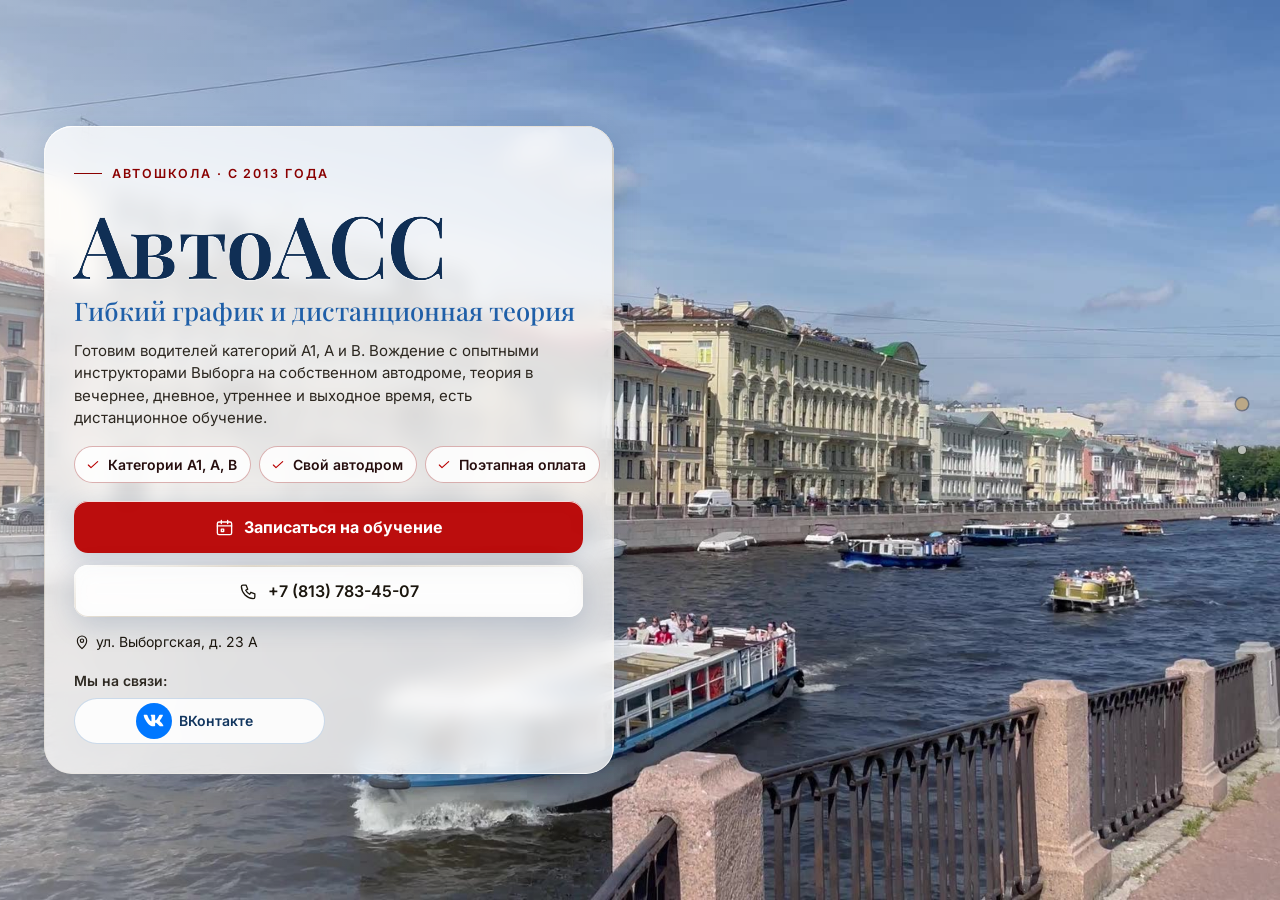
<file: index.html>
<!DOCTYPE html>
<html lang="ru" data-theme="light">
<head>
<meta charset="utf-8">
<meta name="viewport" content="width=device-width, initial-scale=1, viewport-fit=cover">
<title>Автошкола «АвтоАСС» — права A1, A, B, Выборг, от 22 000 ₽</title>
<meta name="description" content="Автошкола «АвтоАСС» в Выборге, ул. Выборгская, 23 А: категории A1, A, B, дистанционная теория, гибкий график вождения. Телефон +7 (813) 783-45-07.">
<meta name="robots" content="noindex, nofollow, noarchive">
<meta name="geo.region" content="RU-SPE">
<meta name="geo.placename" content="Санкт-Петербург">
<meta name="geo.position" content="59.8944504;30.4585142">
<meta name="ICBM" content="59.8944504, 30.4585142">
<meta property="og:type" content="website">
<meta property="og:locale" content="ru_RU">
<meta property="og:site_name" content="Автошкола «АвтоАСС»">
<meta property="og:title" content="Автошкола «АвтоАСС» — права A1, A, B, Выборг, от 22 000 ₽">
<meta property="og:description" content="Автошкола «АвтоАСС» в Выборге, ул. Выборгская, 23 А: категории A1, A, B, дистанционная теория, гибкий график вождения. Телефон +7 (813) 783-45-07.">
<meta name="twitter:card" content="summary_large_image">
<meta name="twitter:title" content="Автошкола «АвтоАСС» — права A1, A, B, Выборг, от 22 000 ₽">
<meta name="twitter:description" content="Автошкола «АвтоАСС» в Выборге, ул. Выборгская, 23 А: категории A1, A, B, дистанционная теория, гибкий график вождения. Телефон +7 (813) 783-45-07.">
<meta name="theme-color" content="#fef0f0">
<link rel="icon" href="data:image/svg+xml,%3Csvg%20xmlns%3D%22http%3A//www.w3.org/2000/svg%22%20viewBox%3D%220%200%2064%2064%22%3E%3Crect%20width%3D%2264%22%20height%3D%2264%22%20rx%3D%2214%22%20fill%3D%22%231f5fa8%22/%3E%3Ccircle%20cx%3D%2232%22%20cy%3D%2232%22%20r%3D%2217%22%20fill%3D%22none%22%20stroke%3D%22%23fff%22%20stroke-width%3D%225%22/%3E%3Ccircle%20cx%3D%2232%22%20cy%3D%2232%22%20r%3D%225%22%20fill%3D%22%23ffc54d%22/%3E%3C/svg%3E">
<script>document.documentElement.classList.add('js');try{var _i=parseInt(localStorage.getItem('nb_fs2'),10),_f=[1,1.15,1.3,1.5][_i];if(_f)document.documentElement.style.setProperty('--fs',_f)}catch(e){}</script>
<style id="hero-timing">:root{--hero-d:1.2s}</style>
<link rel="preload" as="image" href="img/hero-poster.jpg" fetchpriority="high">
<!-- шрифты лежат внутри сайта: Google Fonts у российской аудитории режется -->
<style>
@font-face{font-family:'Inter';font-style:normal;font-weight:400;font-display:swap;src:url(assets/fonts/inter-400-cyrillic-ext.woff2) format('woff2');unicode-range:U+0460-052F, U+1C80-1C8A, U+20B4, U+2DE0-2DFF, U+A640-A69F, U+FE2E-FE2F}
@font-face{font-family:'Inter';font-style:normal;font-weight:400;font-display:swap;src:url(assets/fonts/inter-400-cyrillic.woff2) format('woff2');unicode-range:U+0301, U+0400-045F, U+0490-0491, U+04B0-04B1, U+2116}
@font-face{font-family:'Inter';font-style:normal;font-weight:400;font-display:swap;src:url(assets/fonts/inter-400-latin-ext.woff2) format('woff2');unicode-range:U+0100-02BA, U+02BD-02C5, U+02C7-02CC, U+02CE-02D7, U+02DD-02FF, U+0304, U+0308, U+0329, U+1D00-1DBF, U+1E00-1E9F, U+1EF2-1EFF, U+2020, U+20A0-20AB, U+20AD-20C0, U+2113, U+2C60-2C7F, U+A720-A7FF}
@font-face{font-family:'Inter';font-style:normal;font-weight:400;font-display:swap;src:url(assets/fonts/inter-400-latin.woff2) format('woff2');unicode-range:U+0000-00FF, U+0131, U+0152-0153, U+02BB-02BC, U+02C6, U+02DA, U+02DC, U+0304, U+0308, U+0329, U+2000-206F, U+20AC, U+2122, U+2191, U+2193, U+2212, U+2215, U+FEFF, U+FFFD}
@font-face{font-family:'Inter';font-style:normal;font-weight:500;font-display:swap;src:url(assets/fonts/inter-500-cyrillic-ext.woff2) format('woff2');unicode-range:U+0460-052F, U+1C80-1C8A, U+20B4, U+2DE0-2DFF, U+A640-A69F, U+FE2E-FE2F}
@font-face{font-family:'Inter';font-style:normal;font-weight:500;font-display:swap;src:url(assets/fonts/inter-500-cyrillic.woff2) format('woff2');unicode-range:U+0301, U+0400-045F, U+0490-0491, U+04B0-04B1, U+2116}
@font-face{font-family:'Inter';font-style:normal;font-weight:500;font-display:swap;src:url(assets/fonts/inter-500-latin-ext.woff2) format('woff2');unicode-range:U+0100-02BA, U+02BD-02C5, U+02C7-02CC, U+02CE-02D7, U+02DD-02FF, U+0304, U+0308, U+0329, U+1D00-1DBF, U+1E00-1E9F, U+1EF2-1EFF, U+2020, U+20A0-20AB, U+20AD-20C0, U+2113, U+2C60-2C7F, U+A720-A7FF}
@font-face{font-family:'Inter';font-style:normal;font-weight:500;font-display:swap;src:url(assets/fonts/inter-500-latin.woff2) format('woff2');unicode-range:U+0000-00FF, U+0131, U+0152-0153, U+02BB-02BC, U+02C6, U+02DA, U+02DC, U+0304, U+0308, U+0329, U+2000-206F, U+20AC, U+2122, U+2191, U+2193, U+2212, U+2215, U+FEFF, U+FFFD}
@font-face{font-family:'Inter';font-style:normal;font-weight:600;font-display:swap;src:url(assets/fonts/inter-600-cyrillic-ext.woff2) format('woff2');unicode-range:U+0460-052F, U+1C80-1C8A, U+20B4, U+2DE0-2DFF, U+A640-A69F, U+FE2E-FE2F}
@font-face{font-family:'Inter';font-style:normal;font-weight:600;font-display:swap;src:url(assets/fonts/inter-600-cyrillic.woff2) format('woff2');unicode-range:U+0301, U+0400-045F, U+0490-0491, U+04B0-04B1, U+2116}
@font-face{font-family:'Inter';font-style:normal;font-weight:600;font-display:swap;src:url(assets/fonts/inter-600-latin-ext.woff2) format('woff2');unicode-range:U+0100-02BA, U+02BD-02C5, U+02C7-02CC, U+02CE-02D7, U+02DD-02FF, U+0304, U+0308, U+0329, U+1D00-1DBF, U+1E00-1E9F, U+1EF2-1EFF, U+2020, U+20A0-20AB, U+20AD-20C0, U+2113, U+2C60-2C7F, U+A720-A7FF}
@font-face{font-family:'Inter';font-style:normal;font-weight:600;font-display:swap;src:url(assets/fonts/inter-600-latin.woff2) format('woff2');unicode-range:U+0000-00FF, U+0131, U+0152-0153, U+02BB-02BC, U+02C6, U+02DA, U+02DC, U+0304, U+0308, U+0329, U+2000-206F, U+20AC, U+2122, U+2191, U+2193, U+2212, U+2215, U+FEFF, U+FFFD}
@font-face{font-family:'Inter';font-style:normal;font-weight:700;font-display:swap;src:url(assets/fonts/inter-700-cyrillic-ext.woff2) format('woff2');unicode-range:U+0460-052F, U+1C80-1C8A, U+20B4, U+2DE0-2DFF, U+A640-A69F, U+FE2E-FE2F}
@font-face{font-family:'Inter';font-style:normal;font-weight:700;font-display:swap;src:url(assets/fonts/inter-700-cyrillic.woff2) format('woff2');unicode-range:U+0301, U+0400-045F, U+0490-0491, U+04B0-04B1, U+2116}
@font-face{font-family:'Inter';font-style:normal;font-weight:700;font-display:swap;src:url(assets/fonts/inter-700-latin-ext.woff2) format('woff2');unicode-range:U+0100-02BA, U+02BD-02C5, U+02C7-02CC, U+02CE-02D7, U+02DD-02FF, U+0304, U+0308, U+0329, U+1D00-1DBF, U+1E00-1E9F, U+1EF2-1EFF, U+2020, U+20A0-20AB, U+20AD-20C0, U+2113, U+2C60-2C7F, U+A720-A7FF}
@font-face{font-family:'Inter';font-style:normal;font-weight:700;font-display:swap;src:url(assets/fonts/inter-700-latin.woff2) format('woff2');unicode-range:U+0000-00FF, U+0131, U+0152-0153, U+02BB-02BC, U+02C6, U+02DA, U+02DC, U+0304, U+0308, U+0329, U+2000-206F, U+20AC, U+2122, U+2191, U+2193, U+2212, U+2215, U+FEFF, U+FFFD}
@font-face{font-family:'Playfair Display';font-style:normal;font-weight:500;font-display:swap;src:url(assets/fonts/playfair-display-500-cyrillic.woff2) format('woff2');unicode-range:U+0301, U+0400-045F, U+0490-0491, U+04B0-04B1, U+2116}
@font-face{font-family:'Playfair Display';font-style:normal;font-weight:500;font-display:swap;src:url(assets/fonts/playfair-display-500-latin-ext.woff2) format('woff2');unicode-range:U+0100-02BA, U+02BD-02C5, U+02C7-02CC, U+02CE-02D7, U+02DD-02FF, U+0304, U+0308, U+0329, U+1D00-1DBF, U+1E00-1E9F, U+1EF2-1EFF, U+2020, U+20A0-20AB, U+20AD-20C0, U+2113, U+2C60-2C7F, U+A720-A7FF}
@font-face{font-family:'Playfair Display';font-style:normal;font-weight:500;font-display:swap;src:url(assets/fonts/playfair-display-500-latin.woff2) format('woff2');unicode-range:U+0000-00FF, U+0131, U+0152-0153, U+02BB-02BC, U+02C6, U+02DA, U+02DC, U+0304, U+0308, U+0329, U+2000-206F, U+20AC, U+2122, U+2191, U+2193, U+2212, U+2215, U+FEFF, U+FFFD}
@font-face{font-family:'Playfair Display';font-style:normal;font-weight:600;font-display:swap;src:url(assets/fonts/playfair-display-600-cyrillic.woff2) format('woff2');unicode-range:U+0301, U+0400-045F, U+0490-0491, U+04B0-04B1, U+2116}
@font-face{font-family:'Playfair Display';font-style:normal;font-weight:600;font-display:swap;src:url(assets/fonts/playfair-display-600-latin-ext.woff2) format('woff2');unicode-range:U+0100-02BA, U+02BD-02C5, U+02C7-02CC, U+02CE-02D7, U+02DD-02FF, U+0304, U+0308, U+0329, U+1D00-1DBF, U+1E00-1E9F, U+1EF2-1EFF, U+2020, U+20A0-20AB, U+20AD-20C0, U+2113, U+2C60-2C7F, U+A720-A7FF}
@font-face{font-family:'Playfair Display';font-style:normal;font-weight:600;font-display:swap;src:url(assets/fonts/playfair-display-600-latin.woff2) format('woff2');unicode-range:U+0000-00FF, U+0131, U+0152-0153, U+02BB-02BC, U+02C6, U+02DA, U+02DC, U+0304, U+0308, U+0329, U+2000-206F, U+20AC, U+2122, U+2191, U+2193, U+2212, U+2215, U+FEFF, U+FFFD}
/* ===== Notary site — generator stylesheet (light warm base, dark theme by toggle) ===== */
:root{
  --p100:#665230; --p90:#97825e; --p80:#bba887; --p70:#c2b9a9; --p50:#dad5ce; --p40:#e0dedb;
  --p30:#eeece9; --p20:#f1f1f0; --p10:#f8f8f8; --n100:#0e0f11; --n90:#3c404b; --n10:#fff;

  --bg:var(--p10); --bg2:var(--p20); --bg3:var(--p30); --card:var(--n10); --text:var(--n100); --muted:var(--n90);
  --line:var(--p50); --line2:var(--p40); --accent:var(--p90); --accent-d:var(--p100); --accent-l:var(--p80); --accent-soft:var(--p30);
  --on-accent:#fff; --shadow:0 1px 10px rgba(51,51,51,.10); --shadow-lg:0 12px 40px rgba(30,24,10,.14);
  --hero-ov1:rgba(14,15,17,.72); --hero-ov2:rgba(14,15,17,.30); --sec-ov:rgba(248,248,248,.72);
  --ok:#2e8b57; --bad:#b4453b;
  /* те же цвета составляющими: rgba() понимают все браузеры, color-mix() — нет */
  --bg-rgb:248,248,248; --card-rgb:255,255,255; --accent-rgb:151,130,94; --ok-rgb:46,139,87;

  --zc:var(--fs); --fs:1; --vwu:calc(1vw / var(--fs)); --vhu:calc(1vh / var(--fs));   /* масштаб текста (А−/А+) и «честные» vw/vh под ним */
  --hdr-h:68px; --bar-h:70px; --vh:calc(100*var(--vhu)); --gap:24px; --radius:14px; --radius-s:10px;
  --font:"Inter",Tahoma,Arial,sans-serif; --serif:"Playfair Display",Georgia,"Times New Roman",serif;
  --ease:cubic-bezier(.65,.05,.36,1); --speed:520ms;
}
html[data-theme="dark"]{
  --bg:#17150f; --bg2:#1d1a13; --bg3:#252117; --card:#221e15; --text:#f1ebdf; --muted:#b9ae98;
  --line:#3a3325; --line2:#2f2a1e; --accent:#c9b17f; --accent-d:#e0cf9f; --accent-l:#8d7b58; --accent-soft:#2a251a;
  --on-accent:#17150f; --shadow:0 1px 12px rgba(0,0,0,.45); --shadow-lg:0 14px 40px rgba(0,0,0,.55);
  --hero-ov1:rgba(10,9,6,.80); --hero-ov2:rgba(10,9,6,.40); --sec-ov:rgba(16,15,12,.76);
  --bg-rgb:23,21,15; --card-rgb:34,30,21; --accent-rgb:201,177,127;
}

*,*::before,*::after{box-sizing:border-box}
/* А−/А+: весь сайт — шапка, плашки, меню, формы, окна — растёт пропорционально, как при увеличении масштаба в браузере */
html{-webkit-text-size-adjust:100%;scroll-behavior:auto;zoom:var(--fs,1)}
html,body{height:100%;margin:0;overflow:hidden;background:var(--bg);color:var(--text);
  font-family:var(--font);font-size:16px;line-height:1.55;-webkit-font-smoothing:antialiased}
body{overscroll-behavior:none;position:relative}
a{color:inherit;text-decoration:none}
img{display:block;max-width:100%}
button{font:inherit;color:inherit;background:none;border:0;padding:0;cursor:pointer}
input,select,textarea{font:inherit;color:inherit}
h1,h2,h3,h4,p{margin:0}
ul{margin:0;padding:0;list-style:none}
svg{display:block}
.ico{width:22px;height:22px;stroke:currentColor;fill:none;stroke-width:1.7;stroke-linecap:round;stroke-linejoin:round;flex:none}
.vh{position:absolute!important;width:1px;height:1px;overflow:hidden;clip:rect(0 0 0 0);white-space:nowrap}

/* ---------- typography helpers ---------- */
.kicker{display:inline-flex;align-items:center;gap:10px;font-size:13px;font-weight:600;letter-spacing:.14em;text-transform:uppercase;color:var(--accent)}
.kicker::before{content:"";width:28px;height:1px;background:var(--accent)}
.h2{font-size:clamp(26px,calc(3.2*var(--vwu,1vw)),40px);font-weight:600;letter-spacing:-.02em;line-height:1.12;margin-top:10px}
.lead{color:var(--muted);font-size:17px;max-width:640px;margin-top:12px}
.sec-head{margin-bottom:28px}
#contacts .sec-head{margin-bottom:18px}

/* ---------- buttons ---------- */
.btn{display:inline-flex;align-items:center;justify-content:center;gap:10px;min-height:48px;padding:0 22px;border-radius:999px;
  font-weight:600;font-size:15px;line-height:1;border:1.5px solid transparent;transition:background .25s,color .25s,border-color .25s,transform .2s,box-shadow .25s;white-space:nowrap}
.btn:active{transform:translateY(1px)}
.btn-primary{background:var(--accent-d);color:var(--on-accent);border-color:var(--accent-d)}
.btn-primary:hover{background:var(--accent);border-color:var(--accent);color:#fff}
html[data-theme="dark"] .btn-primary:hover{color:#17150f}
.btn-ghost{border-color:var(--line);color:var(--text);background:var(--card)}
.btn-ghost:hover{border-color:var(--accent);color:var(--accent-d)}
.btn-light{background:rgba(255,255,255,.14);color:#fff;border-color:rgba(255,255,255,.55);backdrop-filter:blur(6px)}
.btn-light:hover{background:#fff;color:var(--n100)}
.btn-white{background:#fff;color:var(--n100);border-color:#fff}
.btn-white:hover{background:var(--p30);border-color:var(--p30)}
.btn .ico{width:18px;height:18px}
.btn-sm{min-height:44px;padding:0 16px;font-size:14px}

/* ---------- header ---------- */
.hdr{position:fixed;top:0;left:0;right:0;height:var(--hdr-h);z-index:200;display:flex;align-items:center;
  zoom:calc(1 / var(--zc,1)); --vwu:1vw; --vhu:1vh;   /* А−/А+ шапку не трогают: она всегда как при 100 % (страница в zoom, шапка — встречный zoom) */
  background:rgba(var(--bg-rgb),.88);backdrop-filter:blur(12px);-webkit-backdrop-filter:blur(12px);
  border-bottom:1px solid var(--line2);transition:background .3s}
.hdr-in{width:100%;max-width:1280px;margin:0 auto;padding:0 28px;display:flex;align-items:center;gap:24px}
.brand{display:flex;align-items:center;gap:12px;min-width:0;min-height:44px}
.mono-img{object-fit:contain;background:#fff;padding:2px;box-sizing:border-box}
.mono{width:42px;height:42px;border-radius:12px;background:var(--accent-d);color:var(--on-accent);display:grid;place-items:center;
  font-family:var(--serif);font-size:20px;font-weight:600;flex:none;letter-spacing:.02em}
.brand-t{display:flex;flex-direction:column;line-height:1.15;min-width:0}
.brand-n{font-weight:600;font-size:15px;white-space:nowrap;overflow:hidden;text-overflow:ellipsis}
.brand-s{font-size:13px;color:var(--muted);white-space:nowrap;overflow:hidden;text-overflow:ellipsis}
.nav{display:flex;align-items:center;gap:4px;margin-left:auto}
.nav > li{position:relative}
.nav-a{display:inline-flex;align-items:center;gap:6px;min-height:44px;padding:10px 12px;border-radius:8px;font-size:14px;font-weight:500;color:var(--text);opacity:.8;transition:opacity .2s,background .2s}
.nav-a:hover,.nav-a.cur,.nav > li.open > .nav-a{opacity:1;background:var(--bg3)}
.nav-a .chev{width:14px;height:14px;transition:transform .25s}
.nav > li.open > .nav-a .chev{transform:rotate(180deg)}
.hdr-tools{display:flex;align-items:center;gap:6px;margin-left:8px}
.tool{width:44px;height:44px;border-radius:10px;display:grid;place-items:center;color:var(--text);opacity:.8;transition:background .2s,opacity .2s}
.tool:hover{background:var(--bg3);opacity:1}
.tool .ico{width:20px;height:20px}
.tool-lang{width:auto;padding:0 10px;gap:6px;font-size:13px;font-weight:600;letter-spacing:.04em;display:flex;align-items:center}
.lang-wrap{position:relative}
.lang-dd{position:absolute;right:0;top:calc(100% + 8px);background:var(--card);border:1px solid var(--line);border-radius:12px;box-shadow:var(--shadow-lg);
  padding:6px;min-width:190px;display:none;z-index:210}
.lang-wrap.open .lang-dd{display:block}
.lang-dd button,.lang-dd a{display:flex;width:100%;align-items:center;gap:10px;min-height:44px;padding:9px 12px;border-radius:8px;font-size:14px;text-align:left}
.lang-dd button:hover,.lang-dd a:hover{background:var(--bg3)}
.lang-dd button.cur,.lang-dd a.cur{color:var(--accent-d);font-weight:600}
.lang-dd b{font-size:13px;letter-spacing:.08em;width:26px;color:var(--muted)}
.hdr-book{margin-left:4px}
.burger{display:none}
.moon,.sun{display:none}
html[data-theme="dark"] .sun{display:block}
html:not([data-theme="dark"]) .moon{display:block}

/* mega menu */
.mega{position:absolute;left:50%;top:calc(100% + 10px);transform:translateX(-50%);width:min(980px,calc(calc(100*var(--vwu,1vw)) - 40px));
  background:var(--card);border:1px solid var(--line);border-radius:16px;box-shadow:var(--shadow-lg);padding:20px;display:none;z-index:210}
.nav > li.open > .mega{display:block}
.mega-head{display:flex;justify-content:space-between;align-items:baseline;gap:16px;padding:0 6px 14px;border-bottom:1px solid var(--line2);margin-bottom:12px}
.mega-head b{font-size:14px}
.mega-head span{font-size:13px;color:var(--muted)}
.mega-grid{display:grid;grid-template-columns:repeat(2,1fr);gap:4px}
.mega-it{display:flex;gap:12px;align-items:flex-start;padding:10px 12px;border-radius:10px;text-align:left;width:100%;transition:background .2s}
.mega-it:hover{background:var(--bg3)}
.mega-it .cic{width:38px;height:38px;border-radius:10px;background:var(--accent-soft);color:var(--accent-d);display:grid;place-items:center;flex:none}
.mega-it .cic .ico{width:20px;height:20px}
.mega-it b{display:block;font-size:14px;font-weight:600}
.mega-it small{display:block;font-size:13px;color:var(--muted);line-height:1.35;margin-top:2px}
.mega-it em{font-style:normal;font-size:13px;color:var(--accent);margin-top:3px;display:block}

/* mobile menu */
.mmenu{position:fixed;top:calc(var(--hdr-h) / var(--zc,1));left:0;right:0;bottom:var(--bar-h);z-index:190;background:var(--bg);overflow-y:auto;padding:14px 18px 30px;display:none}
.mmenu.open{display:block}
.mmenu a,.mmenu .macc > button{display:flex;align-items:center;justify-content:space-between;width:100%;padding:14px 6px;border-bottom:1px solid var(--line2);font-size:17px;font-weight:500;text-align:left}
.mmenu .macc > button .chev{width:18px;height:18px;transition:transform .25s}
.mmenu .macc.open > button .chev{transform:rotate(180deg)}
.mmenu .macc-list{display:none;padding:4px 0 8px}
.mmenu .macc.open .macc-list{display:block}
.mmenu .macc-list button{display:flex;align-items:center;gap:12px;width:100%;padding:11px 8px;border-radius:10px;text-align:left;font-size:15px}
.mmenu .macc-list button:hover{background:var(--bg3)}
.mmenu .macc-list .cic{width:32px;height:32px;border-radius:8px;background:var(--accent-soft);color:var(--accent-d);display:grid;place-items:center;flex:none}
.mmenu .macc-list .cic .ico{width:17px;height:17px}
.mmenu-foot{display:flex;flex-wrap:wrap;gap:8px;margin-top:18px}
.mmenu-foot .btn{flex:1}

/* ---------- full-page scroller ---------- */
.fp{position:relative;width:100%;height:var(--vh);overflow:hidden}
.fp-track{will-change:transform;transition:transform var(--speed) var(--ease)}
.fp-track.no-anim{transition:none}
.sec{position:relative;height:var(--vh);width:100%;overflow:hidden}
.sec-scroll{height:100%;overflow-y:auto;overflow-x:hidden;display:flex;flex-direction:column;
  padding:calc(var(--hdr-h) / var(--zc,1) + 20px) 28px calc(var(--bar-h) + 96px);-webkit-overflow-scrolling:touch;scrollbar-width:thin;scrollbar-color:var(--line) transparent}
.wrap{margin:auto;width:100%;max-width:1180px}
.sec-alt{background:var(--bg2)}

/* reveal animation */
.rv{opacity:0;transform:translateY(18px);transition:opacity .7s ease,transform .7s ease;transition-delay:calc(var(--i,0) * 90ms)}
.sec.active .rv{opacity:1;transform:none}

/* side dots */
.dots{position:fixed;right:16px;top:50%;transform:translateY(-50%);z-index:150;display:flex;flex-direction:column;gap:2px}
.dots button{position:relative;width:44px;height:44px;display:grid;place-items:center}
.dots button::after{content:"";width:8px;height:8px;border-radius:50%;background:var(--muted);opacity:.45;transition:transform .25s,opacity .25s,background .25s}
.dots button:hover::after{opacity:.9}
.dots button.cur::after{background:var(--accent);opacity:1;transform:scale(1.5)}
.dots button span{position:absolute;right:32px;top:50%;transform:translateY(-50%) translateX(6px);background:var(--n100);color:#fff;font-size:13px;
  padding:5px 10px;border-radius:6px;white-space:nowrap;opacity:0;pointer-events:none;transition:opacity .2s,transform .2s}
.dots button:hover span{opacity:1;transform:translateY(-50%)}
.sec-hero ~ .dots{color:#fff}
body[data-sec="0"] .dots button::after{background:#fff}
body[data-sec="0"] .dots button.cur::after{background:var(--p80)}

.sec:not(.sec-hero) .sec-scroll{position:relative;z-index:1}

.status{display:inline-flex;align-items:center;gap:8px;padding:8px 14px 8px 10px;border-radius:999px;background:rgba(255,255,255,.12);border:1px solid rgba(255,255,255,.28);font-size:13px;backdrop-filter:blur(6px)}
.status i{width:9px;height:9px;border-radius:50%;background:#7bd389;box-shadow:0 0 0 3px rgba(123,211,137,.28)}
.status.closed i{background:#f08a7e;box-shadow:0 0 0 3px rgba(240,138,126,.28)}
.status.soon i{background:#f0c674;box-shadow:0 0 0 3px rgba(240,198,116,.28)}
.status span{opacity:.85}
.addr-link{display:inline-flex;align-items:center;gap:6px;border-bottom:1px solid currentColor;padding:13px 0 14px;margin:-13px 0 -14px;transition:color .2s}
.addr-link:hover{color:var(--accent)}
.addr-link .ico{width:16px;height:16px}

/* ---------- services ---------- */
.svc-grid{display:grid;grid-template-columns:repeat(5,1fr);gap:14px}
.svc{display:flex;flex-direction:column;align-items:flex-start;gap:10px;padding:18px 16px 16px;border-radius:var(--radius);background:var(--card);border:1px solid var(--line2);
  text-align:left;min-height:170px;transition:transform .25s,box-shadow .25s,border-color .25s;position:relative}
.svc:hover{transform:translateY(-3px);box-shadow:var(--shadow-lg);border-color:var(--accent-l)}
.svc .cic{width:44px;height:44px;border-radius:12px;background:var(--accent-soft);color:var(--accent-d);display:grid;place-items:center}
.svc b{font-size:15px;font-weight:600;line-height:1.3}
.svc small{font-size:13px;color:var(--muted);line-height:1.35}
.svc em{font-style:normal;font-size:13px;color:var(--accent);margin-top:auto;padding-top:6px;display:inline-flex;align-items:center;gap:4px}
.svc em .ico{width:12px;height:12px}

/* ---------- about ---------- */
.about{display:grid;grid-template-columns:1.15fr .85fr;gap:48px;align-items:start}
.about-txt p{color:var(--muted);margin-top:14px;font-size:16px}
.about-txt p:first-of-type{color:var(--text)}
.quote{margin-top:22px;padding:16px 20px;border-left:3px solid var(--accent);background:var(--card);border-radius:0 12px 12px 0;font-family:var(--serif);font-size:18px;line-height:1.45;color:var(--text)}
.creds{display:grid;gap:10px}
.cred{display:flex;gap:14px;align-items:center;padding:14px 16px;border-radius:12px;background:var(--card);border:1px solid var(--line2)}
.cred .cic{width:40px;height:40px;border-radius:10px;background:var(--accent-soft);color:var(--accent-d);display:grid;place-items:center;flex:none}
.cred .cic .ico{width:20px;height:20px}
.cred small{display:block;font-size:13px;color:var(--muted);text-transform:uppercase;letter-spacing:.06em}
.cred b{display:block;font-size:15px;font-weight:600;line-height:1.3}
.chips{display:flex;flex-wrap:wrap;gap:8px;margin-top:16px}
.chips li{padding:8px 14px;border-radius:999px;border:1px solid var(--accent-l);color:var(--accent-d);font-size:13.5px;font-weight:500;background:var(--card)}
.strong-lbl{margin-top:22px;font-size:13px;text-transform:uppercase;letter-spacing:.1em;color:var(--muted)}

/* ---------- how ---------- */
.steps{display:grid;grid-template-columns:repeat(5,1fr);gap:16px;position:relative;margin-top:14px}
.steps::before{content:"";position:absolute;left:8%;right:8%;top:30px;height:1px;background:var(--line)}
.step{position:relative;padding:0 8px}
.step-n{width:60px;height:60px;border-radius:50%;background:var(--card);border:1.5px solid var(--accent-l);color:var(--accent-d);display:grid;place-items:center;
  font-family:var(--serif);font-size:24px;font-weight:600;position:relative;z-index:1;transition:background .4s,color .4s}
.sec.active .step-n{animation:pop .6s var(--ease) both;animation-delay:calc(var(--i) * 140ms + 150ms)}
@keyframes pop{0%{transform:scale(.6);opacity:0}60%{transform:scale(1.08);opacity:1}100%{transform:scale(1)}}
.step b{display:block;margin-top:16px;font-size:17px;font-weight:600}
.step p{color:var(--muted);font-size:14.5px;margin-top:6px}

/* ---------- reviews ---------- */
.reviews{display:grid;grid-template-columns:300px 1fr;gap:28px;align-items:start}
.rsum{background:var(--card);border:1px solid var(--line2);border-radius:var(--radius);padding:26px 24px;text-align:center}
.rsum .big{font-family:var(--serif);font-size:64px;line-height:1;font-weight:500;color:var(--accent-d)}
.stars{display:inline-flex;gap:3px;--fill:100%}
.stars svg{width:20px;height:20px}
.stars .st{fill:var(--line);stroke:none}
.stars .st.on{fill:#e7b73b}
.stars .st.half{fill:url(#halfgrad)}
.rsum .stars{margin-top:8px}
.rsum p{color:var(--muted);font-size:13.5px;margin-top:10px;line-height:1.4}
.rsum .btn{margin-top:16px;width:100%}
.rsum .gis{display:block;margin:10px 0 -14px;padding:14px 0;font-size:13px;color:var(--accent-d);text-decoration:underline;text-underline-offset:3px}
.rgrid{display:grid;grid-template-columns:repeat(2,1fr);gap:14px}
.rev{background:var(--card);border:1px solid var(--line2);border-radius:var(--radius);padding:20px;display:flex;flex-direction:column;gap:10px}
.rev .stars svg{width:15px;height:15px}
.rev p{font-size:14.5px;line-height:1.5;flex:1}
.rev p::before{content:"“";font-family:var(--serif);color:var(--accent);font-size:22px;line-height:0;margin-right:4px;vertical-align:-6px}
.rev-meta{display:flex;flex-wrap:wrap;justify-content:space-between;gap:4px 10px;align-items:baseline;font-size:13px;color:var(--muted)}
.rev-meta b{color:var(--text);font-weight:600}
.rev-src{display:inline-flex;align-items:center;gap:5px;white-space:nowrap;margin-left:auto}
.rev-src i{width:6px;height:6px;border-radius:50%;background:var(--accent)}
.rev-sample{color:var(--muted);font-style:italic;opacity:.85}
.rev-real{color:var(--accent-d);font-weight:600}
.rev-real i{background:var(--ok)}
.rev-is-real{border-color:var(--accent-l)}
.demo-note{margin-top:14px;max-width:760px;font-size:13.5px;line-height:1.45;color:var(--muted);background:var(--accent-soft);
  border-left:3px solid var(--accent);border-radius:0 8px 8px 0;padding:8px 12px}
.rnote{margin-top:14px;font-size:13px;color:var(--muted)}

/* ---------- faq ---------- */
.faq{display:grid;grid-template-columns:1fr 1fr;gap:0 32px;align-items:start}
.faq-col{display:flex;flex-direction:column}
.fq{border-bottom:1px solid var(--line)}
.fq > button{display:flex;width:100%;align-items:center;justify-content:space-between;gap:16px;min-height:44px;padding:16px 4px;text-align:left;font-weight:600;font-size:15.5px;line-height:1.35}
.fq > button .pl{width:26px;height:26px;border-radius:50%;border:1px solid var(--line);display:grid;place-items:center;flex:none;color:var(--accent-d);transition:transform .3s,background .3s}
.fq > button .pl .ico{width:14px;height:14px}
.fq.open > button .pl{transform:rotate(45deg);background:var(--accent-soft)}
.fq-a{display:grid;grid-template-rows:0fr;transition:grid-template-rows .35s var(--ease)}
.fq.open .fq-a{grid-template-rows:1fr}
.fq-a > div{overflow:hidden}
.fq-a p{color:var(--muted);font-size:14.5px;padding:0 4px 16px;line-height:1.55}
.fq-a .faq-note{font-size:13px;color:var(--accent-d);padding-bottom:6px}
.fq-a .faq-note:empty{display:none}

/* ---------- contacts ---------- */
.contacts{display:grid;grid-template-columns:1fr 1.05fr 1fr;gap:18px;align-items:stretch}
.contacts .cbox{padding:16px 18px}
.cbox{background:var(--card);border:1px solid var(--line2);border-radius:var(--radius);padding:20px}
.cl{display:grid;gap:12px}
.cl li{display:flex;gap:12px;align-items:flex-start}
.cl .cic{width:36px;height:36px;border-radius:10px;background:var(--accent-soft);color:var(--accent-d);display:grid;place-items:center;flex:none}
.cl .cic .ico{width:18px;height:18px}
.cl small{display:block;font-size:13px;color:var(--muted);text-transform:uppercase;letter-spacing:.06em}
.cl b{display:block;font-weight:500;font-size:15px;line-height:1.4}
.cl a.tel,.cl a.mail{display:block;padding:14px 0;margin:-14px 0}
.cl a.tel:hover,.cl a.mail:hover{color:var(--accent-d)}
.hours-link{display:inline-block;font-size:13px;color:var(--accent-d);text-decoration:underline;text-underline-offset:3px;padding:14px 0;margin:-14px 0}
.cl .msgs{display:flex;gap:8px;margin-top:4px;flex-wrap:wrap}
.cl .msgs a{display:inline-flex;align-items:center;gap:6px;padding:6px 10px;border-radius:8px;border:1px solid var(--line);font-size:13px;min-height:44px}
.cl .msgs a .ico{width:16px;height:16px}
.mapbox{display:flex;flex-direction:column;gap:12px;padding:12px}
.map{flex:1;min-height:280px;border-radius:10px;overflow:hidden;border:1px solid var(--line);background:var(--bg3);position:relative}
.map iframe{width:100%;height:100%;border:0;position:absolute;inset:0}
.map-actions{display:flex;gap:8px;flex-wrap:wrap}
.map-actions .btn{flex:1;min-height:44px;font-size:14px;padding:0 12px}

/* form */
.form h3{font-size:19px;font-weight:600}
.form .fdesc{color:var(--muted);font-size:13.5px;margin-top:6px}
.fg{display:grid;gap:8px;margin-top:12px}
.f2{display:grid;grid-template-columns:1fr 1fr;gap:10px}
.fld{display:flex;flex-direction:column;gap:4px}
.fld label{font-size:13px;color:var(--muted);font-weight:500}
.fld input,.fld select,.fld textarea{width:100%;background:var(--bg);border:1px solid var(--line);border-radius:10px;padding:8px 12px;font-size:14px;transition:border-color .2s,box-shadow .2s;min-height:44px}
.fld textarea{min-height:48px;resize:vertical}
.fld input:focus,.fld select:focus,.fld textarea:focus{outline:0;border-color:var(--accent);box-shadow:0 0 0 3px rgba(var(--accent-rgb),.22)}
.fld.err input,.fld.err select{border-color:var(--bad)}
.ferr{font-size:13px;color:var(--bad);display:none}
.fld.err .ferr{display:block}
.fnote{font-size:13px;color:var(--muted);margin-top:8px;line-height:1.4}
.fok{display:none;margin-top:10px;padding:10px 12px;border-radius:10px;background:rgba(var(--ok-rgb),.12);color:var(--ok);font-size:13.5px}
.fok.show{display:block}

.foot{margin-top:18px;padding-top:12px;padding-left:250px;flex-wrap:nowrap;align-items:flex-start;border-top:1px solid var(--line2);display:flex;justify-content:space-between;gap:16px;flex-wrap:wrap;font-size:13px;color:var(--muted)}
.foot p{max-width:none}
.foot .fl{white-space:nowrap;flex:none}
.foot .fl a{margin-left:14px;padding:14px 0;margin-top:-14px;margin-bottom:-14px;display:inline-block;min-width:44px;text-align:center;text-decoration:underline;text-underline-offset:3px}

/* ---------- bottom bar ---------- */
.bar{position:fixed;inset:auto 0 0;z-index:300;background:var(--card);box-shadow:0 -1px 10px rgba(51,51,51,.1);border-top:1px solid var(--line2);
  padding:6px 0;padding-bottom:calc(6px + env(safe-area-inset-bottom,0px))}
.bar-in{display:flex;justify-content:space-around;align-items:center;max-width:1080px;margin:0 auto}
.bi{display:flex;flex-direction:column;align-items:center;gap:5px;padding:8px 24px;border-radius:10px;font-size:13.5px;line-height:1;color:var(--text);opacity:.65;
  transition:opacity .3s,background .3s,color .3s;flex:1;max-width:190px;min-width:0}
.bi span{white-space:nowrap;max-width:100%;overflow:hidden;text-overflow:ellipsis}
.bi .ico{width:24px;height:24px}
.bi:hover{opacity:1;background:var(--bg3)}
.bi.cur{opacity:1;color:var(--accent-d)}


/* ---------- modals ---------- */
.modal{position:fixed;inset:0;z-index:400;background:rgba(14,15,17,.62);display:none;align-items:center;justify-content:center;padding:20px}
.modal.open{display:flex}
.mbox{background:var(--card);color:var(--text);border-radius:18px;width:100%;max-width:560px;max-height:min(calc(86*var(--vhu,1vh)),860px);overflow:auto;padding:26px 26px 22px;position:relative;box-shadow:var(--shadow-lg);
  animation:mup .3s var(--ease)}
@keyframes mup{from{opacity:0;transform:translateY(16px) scale(.98)}to{opacity:1;transform:none}}
.mbox-lg{max-width:760px}
.mclose{position:absolute;top:12px;right:12px;width:44px;height:44px;border-radius:50%;display:grid;place-items:center;color:var(--muted)}
.mclose:hover{background:var(--bg3);color:var(--text)}
.mbox h3{font-size:22px;font-weight:600;padding-right:36px}
.mbox .msub{color:var(--muted);font-size:14px;margin-top:4px}
.hours-t{width:100%;border-collapse:collapse;margin-top:16px;font-size:15px}
.hours-t td{padding:9px 6px;border-bottom:1px solid var(--line2)}
.hours-t td:last-child{text-align:right;font-weight:500;white-space:nowrap}
.hours-t tr.today td{color:var(--accent-d);font-weight:600}
.hours-t tr.today td:first-child::after{content:" · " attr(data-today);font-weight:400;font-size:13px;color:var(--muted)}
.hours-t tr.off td:last-child{color:var(--muted);font-weight:400}
.mnote{margin-top:14px;padding:12px 14px;border-radius:10px;background:var(--bg2);font-size:13.5px;color:var(--muted)}
.mnote b{display:block;color:var(--text);margin-bottom:3px;font-size:13px}
.mcontacts{display:flex;flex-wrap:wrap;gap:8px;margin-top:14px}
.mcontacts a{display:inline-flex;align-items:center;gap:7px;min-height:44px;padding:9px 13px;border-radius:10px;border:1px solid var(--line);font-size:13.5px}
.mcontacts a .ico{width:16px;height:16px}
.mcontacts a:hover{border-color:var(--accent)}
/* способы записи: позвонить, написать на почту, заказать обратный звонок */
.bk-opts{display:grid;gap:10px;margin-top:14px}
.bk-opt{display:flex;align-items:center;gap:14px;min-height:60px;padding:10px 16px;border-radius:14px;border:1px solid var(--line);background:var(--bg3);color:var(--text);font-size:16px;font-weight:600;text-align:left;text-decoration:none;transition:border-color .2s,background .2s}
.bk-opt:hover{border-color:var(--accent);background:var(--accent-soft)}
.bk-opt .ico{width:24px;height:24px;color:var(--accent-d);flex:none}
.bk-opt small{display:block;font-weight:400;font-size:13px;color:var(--muted);margin-top:1px}
.mbox-book{max-width:440px}
/* оплата значками, подпись у общего телефона */
.pay-pills{display:flex;flex-wrap:wrap;gap:6px;margin-top:5px}
.pay-pill{display:inline-flex;align-items:center;gap:6px;padding:4px 11px 4px 9px;border-radius:999px;border:1px solid var(--line);background:var(--bg3);font-size:13px;font-weight:600;line-height:1.3;white-space:nowrap}
.pay-pill .ico{width:15px;height:15px;color:var(--accent-d)}
.pay-pill.pay-logo{background:#fff;border-color:rgba(0,0,0,.12);padding:3px 11px;min-height:28px}
.pay-pill.pay-logo img{display:block;height:17px;width:auto}
.pay-pill.pay-logo img[src$="sbp.svg"]{height:20px}

.brand-t{display:flex;flex-direction:column;justify-content:center;gap:2px;line-height:1.1;min-width:0}
.brand-s{display:block;font-size:10.5px;font-weight:600;letter-spacing:.16em;text-transform:uppercase;color:var(--muted);white-space:nowrap;overflow:visible;text-overflow:clip}
.brand-n{font-size:16px;font-weight:600;white-space:nowrap;overflow:visible;text-overflow:clip}
.nav-a{white-space:nowrap}
#navServices{position:static}
.mega{max-height:calc(calc(100*var(--vhu,1vh)) - var(--hdr-h) - 24px);overflow-y:auto;top:calc(100% + 6px);width:min(980px,calc(calc(100*var(--vwu,1vw)) - 32px))}
@media screen and (max-width:760px){.mega-grid{grid-template-columns:1fr}}
@media screen and (max-width:479px){.brand-t{display:flex}.brand-s{font-size:9px;letter-spacing:.14em}.brand-n{font-size:12.5px;white-space:normal;line-height:1.12}}
.bk-inline{grid-template-columns:repeat(3,1fr);gap:8px}
.bk-inline .bk-opt{flex-direction:column;justify-content:center;gap:5px;min-height:76px;padding:9px 6px;font-size:13.5px;text-align:center;line-height:1.2}
.bk-inline .bk-opt .ico{width:22px;height:22px}
.bk-inline .bk-opt small{display:none}
/* services modal */
.svc-list{margin-top:16px;display:grid;grid-template-columns:1fr 1fr;gap:6px}
.svc-list button{display:flex;gap:10px;align-items:center;width:100%;min-height:44px;text-align:left;padding:10px 12px;border-radius:10px;font-size:14px;line-height:1.35;border:1px solid var(--line2);background:var(--bg)}
.svc-list button:hover{border-color:var(--accent);background:var(--accent-soft)}
.svc-list button .ico{width:16px;height:16px;color:var(--accent);margin-top:2px}
.mhint{font-size:13px;color:var(--muted);margin-top:12px}
.mhead{display:flex;gap:14px;align-items:center;padding-right:36px}
.mhead .cic{width:48px;height:48px;border-radius:12px;background:var(--accent-soft);color:var(--accent-d);display:grid;place-items:center;flex:none}

/* ---------- responsive ---------- */
@media (max-width:1200px){
  .svc-grid{grid-template-columns:repeat(5,1fr)}
  .svc{min-height:160px;padding:14px}
  .svc small{display:none}
}
@media screen and (max-width:991px){
  :root{--hdr-h:62px}
  .nav,.hdr-book{display:none}
  .burger{display:grid}
  .hdr-in{padding:0 18px;gap:12px}
}
@media (max-width:991px){
  :root{--bar-h:64px}
  .sec-scroll{padding:calc(var(--hdr-h) / var(--zc,1) + 16px) 22px calc(var(--bar-h) + 96px)}
  .dots{right:8px;gap:8px}
  .dots button span{display:none}
  .svc-grid{grid-template-columns:repeat(3,1fr);gap:10px}
  .svc{min-height:0}
  .about{grid-template-columns:1fr;gap:22px}
  .steps{grid-template-columns:repeat(5,1fr);gap:10px}
  .step-n{width:48px;height:48px;font-size:20px}
  .step b{font-size:15px}.step p{font-size:13px}
  .reviews{grid-template-columns:1fr;gap:16px}
  .rsum{display:flex;align-items:center;gap:18px;text-align:left;padding:16px 18px}
  .rsum .big{font-size:44px}.rsum .stars{margin:0}.rsum p{margin:0;flex:1}.rsum .btn{margin:0;width:auto}.rsum .gis{display:none}
  .faq{grid-template-columns:1fr;gap:0}
  .contacts{grid-template-columns:1fr 1fr}
  .foot{padding-left:0}
  .contacts .form{grid-column:1 / -1}
  .map{min-height:240px}
  .bi{padding:10px 12px;font-size:13px}
}
@media (max-width:767px){
  :root{--bar-h:62px}
  .h2{font-size:26px}
  .lead{font-size:15px}
  .sec-head{margin-bottom:18px}
  .sec-scroll{padding-left:16px;padding-right:16px}
  .svc-grid{grid-template-columns:repeat(2,1fr);gap:10px}
  .svc{padding:12px;gap:8px}
  .svc .cic{width:36px;height:36px}
  .svc b{font-size:13.5px}
  .svc em{display:none}
  .steps{grid-template-columns:1fr;gap:12px}
  .steps::before{left:24px;right:auto;top:10px;bottom:10px;height:auto;width:1px}
  .step{display:grid;grid-template-columns:48px 1fr;gap:14px;align-items:start;padding:0}
  .step-n{grid-row:1 / span 2}
  .step b{margin-top:10px;grid-column:2}
  .step p{grid-column:2;margin-top:2px}
  .rgrid{display:flex;overflow-x:auto;gap:12px;scroll-snap-type:x mandatory;padding-bottom:8px;margin:0 -16px;padding-left:16px;padding-right:16px;scrollbar-width:none}
  .rgrid::-webkit-scrollbar{display:none}
  .rev{flex:0 0 82%;scroll-snap-align:start}
  .rsum{flex-wrap:wrap;gap:12px}
  .rsum p{flex-basis:100%}
  .contacts{grid-template-columns:1fr;gap:14px}
  .contacts .form{grid-column:auto}
  .cbox{padding:16px}
  .map{min-height:220px}
  .f2{grid-template-columns:1fr}
  .foot{flex-direction:column;gap:8px;padding-left:0}
  .bi{padding:8px 4px;font-size:13px;gap:4px}
  .bi .ico{width:22px;height:22px}
  .sec-scroll{padding-bottom:calc(var(--bar-h) + 66px)}
  .mmenu{padding-bottom:80px}
  .demo-note{font-size:13px;padding:7px 10px}
  .mbox{padding:22px 18px 18px;border-radius:16px}
  .svc-list{grid-template-columns:1fr}
  .dots{right:6px;gap:0}
  .dots button{width:44px;height:44px}
  .dots button::after{width:6px;height:6px}
}
@media screen and (max-width:479px){
  :root{--hdr-h:58px}
  .mono{width:36px;height:36px;font-size:17px;border-radius:10px}
  .brand-n{font-size:14px}
  /* тапы в шапке доведены до 44px (см. .tool ниже) — на самой узкой ширине
     текстовому названию рядом с логотипом уже не хватает места без обрезки,
     поэтому в шапке оставляем только логотип-ссылку */
  .tool{width:44px;height:44px}
  .tool-lang{padding:0 8px;width:auto}
  .tool-lang .ico{display:none}
}
@media (max-width:479px){
  :root{--bar-h:60px}
  .svc{padding:11px 10px}
  .svc b{font-size:13px}
  .bi{padding:6px 2px;font-size:13px;gap:4px;width:100%;max-width:none;letter-spacing:-.01em}
  .bi .ico{width:20px;height:20px}
  .bar{padding:5px 0}
  .cl b{font-size:14px}
}
@media (max-height:640px) and (min-width:768px){
  .svc{min-height:0}
}
@media (prefers-reduced-motion:reduce){
  .fp-track{transition-duration:0s}
  .rv{transition:none;opacity:1;transform:none}
}


/* пометка «демонстрационный проект» в подвале */
.foot-demo{margin-top:.5em;font-size:13px;line-height:1.45;opacity:.62}
.foot-demo a{padding:14px 0;margin:-14px 0;display:inline-block;min-width:44px;text-decoration:underline}

/* --- материалы конторы (перенесённый контент клиента) --- */
.info-links{display:flex;flex-wrap:wrap;gap:10px;justify-content:center;margin-top:26px}
.info-links .ilink{display:inline-flex;align-items:center;gap:8px;min-height:44px;padding:9px 16px;border-radius:999px;border:1px solid var(--line);background:var(--card);color:var(--text);font:inherit;font-size:14px;cursor:pointer;transition:background .2s,border-color .2s}
.info-links .ilink:hover{border-color:var(--accent-d);background:var(--bg-alt)}
.info-tabs{display:flex;flex-wrap:wrap;gap:8px;margin:14px 0 4px}
.info-tabs button{min-height:44px;padding:7px 13px;border-radius:999px;border:1px solid var(--line);background:transparent;color:var(--text);font:inherit;font-size:13px;cursor:pointer}
.info-tabs button[aria-selected="true"]{background:var(--accent-d);border-color:var(--accent-d);color:#fff}
.info-body{max-height:min(calc(56*var(--vhu,1vh)),520px);overflow:auto;margin-top:10px;padding-right:4px}
.info-note{font-size:13px;opacity:.7;margin:6px 0 10px}
.info-i{border-bottom:1px solid var(--line)}
.info-i > button{width:100%;display:flex;justify-content:space-between;align-items:center;gap:12px;padding:13px 2px;background:none;border:0;color:inherit;font:inherit;font-weight:600;text-align:left;cursor:pointer}
.info-i > button .pl{width:26px;height:26px;border-radius:50%;border:1px solid var(--line);display:grid;place-items:center;flex:none;color:var(--accent-d);transition:transform .3s,background .3s}
.info-i > button .pl .ico{width:14px;height:14px}
.info-i.open > button .pl{transform:rotate(45deg);background:var(--accent-soft)}
.info-i > div{display:none;padding:0 2px 14px;font-size:15px;line-height:1.62}
.info-i.open > div{display:block}
.info-i p{margin:0 0 10px}
.info-i h4{margin:14px 0 6px;font-size:15px}
.info-i ul{margin:0 0 10px;padding-left:20px}
.info-i li{margin:0 0 5px}
.info-i table{width:100%;border-collapse:collapse;margin:0 0 12px;font-size:14px}
.info-i th,.info-i td{border:1px solid var(--line);padding:7px 9px;text-align:left;vertical-align:top}
.info-f{display:inline-flex;align-items:center;gap:7px;margin:0 8px 8px 0;min-height:44px;padding:7px 12px;border:1px solid var(--line);border-radius:8px;font-size:13px;text-decoration:none;color:var(--accent-d)}
.info-src{display:block;font-size:13px;opacity:.55;margin-top:8px}

/* мобильный: экран должен помещаться целиком, без прокрутки внутри секции —
   поэтому убираем самое объёмное (встроенная карта заменяется кнопкой) и поджимаем формы */
@media (max-width:760px){
  .mapbox .map{display:none}
  .mapbox{padding:0;background:none;border:0}
  /* карточка со списком контактов на телефоне не нужна: адрес, телефон, часы —
     в нижней плашке; прячем её целиком, иначе остаётся пустая рамка */
  #contacts .cbox-info{display:none}
  .foot{padding-left:0;font-size:13px;gap:8px}
  .foot .fl{white-space:normal;flex:1 1 auto}
  .foot .fl a{margin:-14px 12px -14px 0;padding:14px 0;display:inline-block}
  .form .fld{margin-bottom:8px}
  .reviews .rev:nth-child(n+4){display:none}
  .creds .cred:nth-child(n+4){display:none}
  /* второстепенное на телефоне убираем: метро и оплата есть в модалке часов,
     язык и удобное время можно написать в комментарии */
  .cl li.li-metro,.cl li.li-payment{display:none}
  .fld-lang,.fld-time{display:none}
  .foot [data-i18n="foot_disclaimer"]{display:none}
  .foot{padding-top:10px;font-size:13px}
  #about .sec-head .lead,#contacts .sec-head .lead,.form .fnote{display:none}
  /* на телефоне адрес, часы и телефоны всегда под рукой в нижней плашке,
     поэтому на экране контактов оставляем форму и кнопки карты */
  #about .quote,#about .about-txt p:nth-of-type(3){display:none}
  .creds .cred:nth-child(n+3){display:none}
}

/* ---------- размер текста и режим для слабовидящих ---------- */
.tool-a span{font-weight:700;font-size:13px;line-height:1;letter-spacing:.01em}
#hcBtn[aria-pressed="true"]{border-color:var(--accent-d);color:var(--accent-d)}

html[data-hc="1"]{
  --bg:#000; --bg2:#000; --bg3:#000; --card:#000; --text:#fff; --muted:#fff;
  --line:#fff; --line2:#fff; --accent:#ffe14d; --accent-d:#ffe14d; --accent-l:#ffe14d;
  --accent-soft:#000; --on-accent:#000; --shadow:none; --shadow-lg:none;
  --hero-ov1:rgba(0,0,0,.9); --hero-ov2:rgba(0,0,0,.85); --sec-ov:rgba(0,0,0,.92);
  --bg-rgb:0,0,0; --card-rgb:0,0,0; --accent-rgb:255,225,77;
}
html[data-hc="1"] body{background:#000;color:#fff}
html[data-hc="1"] .sec-bg,html[data-hc="1"] .hero-bg,html[data-hc="1"] .sec-photo{display:none!important}
html[data-hc="1"] *{text-shadow:none!important;box-shadow:none!important;backdrop-filter:none!important}
html[data-hc="1"] .card,html[data-hc="1"] .tool,html[data-hc="1"] .btn,
html[data-hc="1"] .chip,html[data-hc="1"] .tag{border:2px solid #fff!important;background:#000!important;color:#fff!important}
html[data-hc="1"] .btn-primary{background:#ffe14d!important;color:#000!important;border-color:#ffe14d!important}
html[data-hc="1"] .btn-primary *{color:#000!important}
html[data-hc="1"] .sec-scroll :where(p,li,span,small,b,strong,h1,h2,h3,h4,td,th,div){color:#fff!important;opacity:1!important}
html[data-hc="1"] a:not(.btn):not(.nav-a){text-decoration:underline;color:#ffe14d!important}
html[data-hc="1"] :focus-visible{outline:3px solid #ffe14d;outline-offset:2px}

/* палец должен попадать и по ширине, не только по высоте — правило в самом
   конце файла, чтобы точно не быть перебитым медиа-запросами/темой выше */
.tool,.tool-lang,.brand{min-width:44px}

</style>
<link rel="stylesheet" href="css/etalon.css?v=20261112f">
<link rel="stylesheet" href="css/title-b.css?v=20261112f">
<link rel="stylesheet" href="css/nevo.css?v=20261112f">
<link rel="stylesheet" href="css/school.css?v=1">
<script type="application/ld+json">{"@context": "https://schema.org", "@type": "DrivingSchool", "name": "Автошкола «АвтоАСС»", "telephone": "+7 (813) 783-45-07", "email": "avtoaccvbg@gmail.com", "sameAs": ["https://vk.com/public207477315"], "address": {"@type": "PostalAddress", "streetAddress": "ул. Выборгская, д. 23 А", "addressLocality": "Выборг", "addressCountry": "RU"}, "geo": {"@type": "GeoCoordinates", "latitude": 60.7073506, "longitude": 28.7423108}, "department": [], "hasOfferCatalog": {"@type": "OfferCatalog", "name": "Обучение вождению", "itemListElement": [{"@type": "Offer", "itemOffered": {"@type": "Course", "name": "B  — онлайн-обучение — Стоимость"}, "price": "34000", "priceCurrency": "RUB"}, {"@type": "Offer", "itemOffered": {"@type": "Course", "name": "A1 и A  — вождение мотоцикла — Стоимость"}, "price": "22000", "priceCurrency": "RUB"}, {"@type": "Offer", "itemOffered": {"@type": "Course", "name": "B  — вождение легкового автомобиля — Стоимость"}, "price": "35000", "priceCurrency": "RUB"}, {"@type": "Offer", "itemOffered": {"@type": "Course", "name": "B  — пересдача в ГИБДД — Стоимость"}, "price": "3000", "priceCurrency": "RUB"}, {"@type": "Offer", "itemOffered": {"@type": "Course", "name": "B  — пересдача из другой автошколы — Стоимость"}, "price": "3500", "priceCurrency": "RUB"}, {"@type": "Offer", "itemOffered": {"@type": "Course", "name": "B  — дополнительный накат — Стоимость"}, "price": "2500", "priceCurrency": "RUB"}]}, "legalName": "ООО «АвтоАСС»"}</script>
</head>
<body data-sec="0">
<svg xmlns="http://www.w3.org/2000/svg" style="display:none" aria-hidden="true">
<!-- Font Awesome Free 5.13.0 by @fontawesome - https://fontawesome.com License - https://fontawesome.com/license/free (Icons: CC BY 4.0) --><symbol id="fa-wa" viewBox="0 0 448 512"><path fill="currentColor" stroke="none" d="M380.9 97.1C339 55.1 283.2 32 223.9 32c-122.4 0-222 99.6-222 222 0 39.1 10.2 77.3 29.6 111L0 480l117.7-30.9c32.4 17.7 68.9 27 106.1 27h.1c122.3 0 224.1-99.6 224.1-222 0-59.3-25.2-115-67.1-157zm-157 341.6c-33.2 0-65.7-8.9-94-25.7l-6.7-4-69.8 18.3L72 359.2l-4.4-7c-18.5-29.4-28.2-63.3-28.2-98.2 0-101.7 82.8-184.5 184.6-184.5 49.3 0 95.6 19.2 130.4 54.1 34.8 34.9 56.2 81.2 56.1 130.5 0 101.8-84.9 184.6-186.6 184.6zm101.2-138.2c-5.5-2.8-32.8-16.2-37.9-18-5.1-1.9-8.8-2.8-12.5 2.8-3.7 5.6-14.3 18-17.6 21.8-3.2 3.7-6.5 4.2-12 1.4-32.6-16.3-54-29.1-75.5-66-5.7-9.8 5.7-9.1 16.3-30.3 1.8-3.7.9-6.9-.5-9.7-1.4-2.8-12.5-30.1-17.1-41.2-4.5-10.8-9.1-9.3-12.5-9.5-3.2-.2-6.9-.2-10.6-.2-3.7 0-9.7 1.4-14.8 6.9-5.1 5.6-19.4 19-19.4 46.3 0 27.3 19.9 53.7 22.6 57.4 2.8 3.7 39.1 59.7 94.8 83.8 35.2 15.2 49 16.5 66.6 13.9 10.7-1.6 32.8-13.4 37.4-26.4 4.6-13 4.6-24.1 3.2-26.4-1.3-2.5-5-3.9-10.5-6.6z"/></symbol><symbol id="fa-tg" viewBox="0 0 448 512"><path fill="currentColor" stroke="none" d="M446.7 98.6l-67.6 318.8c-5.1 22.5-18.4 28.1-37.3 17.5l-103-75.9-49.7 47.8c-5.5 5.5-10.1 10.1-20.7 10.1l7.4-104.9 190.9-172.5c8.3-7.4-1.8-11.5-12.9-4.1L117.8 284 16.2 252.2c-22.1-6.9-22.5-22.1 4.6-32.7L418.2 66.4c18.4-6.9 34.5 4.1 28.5 32.2z"/></symbol><symbol id="fa-vk" viewBox="0 0 576 512"><path fill="currentColor" stroke="none" d="M545 117.7c3.7-12.5 0-21.7-17.8-21.7h-58.9c-15 0-21.9 7.9-25.6 16.7 0 0-30 73.1-72.4 120.5-13.7 13.7-20 18.1-27.5 18.1-3.7 0-9.4-4.4-9.4-16.9V117.7c0-15-4.2-21.7-16.6-21.7h-92.6c-9.4 0-15 7-15 13.5 0 14.2 21.2 17.5 23.4 57.5v86.8c0 19-3.4 22.5-10.9 22.5-20 0-68.6-73.4-97.4-157.4-5.8-16.3-11.5-22.9-26.6-22.9H38.8c-16.8 0-20.2 7.9-20.2 16.7 0 15.6 20 93.1 93.1 195.5C160.4 378.1 229 416 291.4 416c37.5 0 42.1-8.4 42.1-22.9 0-66.8-3.4-73.1 15.4-73.1 8.7 0 23.7 4.4 58.7 38.1 40 40 46.6 57.9 69 57.9h58.9c16.8 0 25.3-8.4 20.4-25-11.2-34.9-86.9-106.7-90.3-111.5-8.7-11.2-6.2-16.2 0-26.2.1-.1 72-101.3 79.4-135.6z"/></symbol>
<symbol id="ico-max" viewBox="0 0 24 24"><text x="12" y="15.6" text-anchor="middle" font-family="Arial,Helvetica,sans-serif" font-size="9.5" font-weight="700" fill="currentColor" stroke="none">max</text></symbol>
<symbol id="ico-home" viewBox="0 0 24 24"><path d="M3 11l9-8 9 8"/><path d="M5 10v10h14V10"/><path d="M10 20v-6h4v6"/></symbol>
<symbol id="ico-scroll" viewBox="0 0 24 24"><path d="M7 3h8l4 4v14H7z"/><path d="M15 3v4h4"/><path d="M10 12h6M10 16h6"/></symbol>
<symbol id="ico-heart" viewBox="0 0 24 24"><path d="M12 20s-7-4.4-7-10a4 4 0 0 1 7-2.5A4 4 0 0 1 19 10c0 5.6-7 10-7 10z"/></symbol>
<symbol id="ico-key" viewBox="0 0 24 24"><circle cx="8" cy="15" r="4"/><path d="M11 12l9-9M15 8l2 2M18 5l2 2"/></symbol>
<symbol id="ico-briefcase" viewBox="0 0 24 24"><rect x="3" y="7" width="18" height="13" rx="2"/><path d="M9 7V4h6v3M3 12h18"/></symbol>
<symbol id="ico-stamp" viewBox="0 0 24 24"><path d="M9 10V5a3 3 0 0 1 6 0v5"/><rect x="4" y="10" width="16" height="5" rx="1"/><path d="M7 15v4h10v-4"/></symbol>
<symbol id="ico-safe" viewBox="0 0 24 24"><rect x="3" y="4" width="18" height="16" rx="2"/><circle cx="12" cy="12" r="4"/><path d="M12 10v2l1.5 1.5M6 20v2M18 20v2"/></symbol>
<symbol id="ico-mail" viewBox="0 0 24 24"><rect x="3" y="5" width="18" height="14" rx="2"/><path d="M3 7l9 6 9-6"/></symbol>
<symbol id="ico-chip" viewBox="0 0 24 24"><rect x="6" y="6" width="12" height="12" rx="2"/><rect x="9" y="9" width="6" height="6"/><path d="M9 2v4M15 2v4M9 18v4M15 18v4M2 9h4M2 15h4M18 9h4M18 15h4"/></symbol>
<symbol id="ico-plus" viewBox="0 0 24 24"><circle cx="12" cy="12" r="9"/><path d="M12 8v8M8 12h8"/></symbol>
<symbol id="ico-plus-s" viewBox="0 0 24 24"><path d="M12 6v12M6 12h12"/></symbol>
<symbol id="ico-pin" viewBox="0 0 24 24"><path d="M12 22s7-6.2 7-12a7 7 0 0 0-14 0c0 5.8 7 12 7 12z"/><circle cx="12" cy="10" r="2.5"/></symbol>
<symbol id="ico-phone" viewBox="0 0 24 24"><path d="M5 4h4l2 5-2.5 1.5a11 11 0 0 0 5 5L15 13l5 2v4a2 2 0 0 1-2 2A16 16 0 0 1 3 6a2 2 0 0 1 2-2z"/></symbol>
<symbol id="ico-pen" viewBox="0 0 24 24"><path d="M4 20h4l10-10-4-4L4 16z"/><path d="M12.5 7.5l4 4"/></symbol>
<symbol id="ico-calendar" viewBox="0 0 24 24"><rect x="3" y="5" width="18" height="16" rx="2"/><path d="M3 10h18M8 3v4M16 3v4"/><path d="M8 14h3v3H8z"/></symbol>
<symbol id="ico-clock" viewBox="0 0 24 24"><circle cx="12" cy="12" r="9"/><path d="M12 7v5l3 2"/></symbol>
<symbol id="ico-telegram" viewBox="0 0 24 24"><path d="M21 4L3 11.5l6 2 2 6 3-4 5 3.5z"/><path d="M9 13.5l12-9.5"/></symbol>
<symbol id="ico-callback" viewBox="0 0 24 24"><path d="M5 4h4l2 5-2.5 1.5a11 11 0 0 0 5 5L15 13l5 2v4a2 2 0 0 1-2 2A16 16 0 0 1 3 6a2 2 0 0 1 2-2z"/><path d="M14.5 3.5h6v6M20.5 3.5l-6.5 6.5"/></symbol>
<symbol id="ico-metro" viewBox="0 0 24 24"><circle cx="12" cy="12" r="9"/><path d="M8 16V8l4 5 4-5v8"/></symbol>
<symbol id="ico-check" viewBox="0 0 24 24"><path d="M5 12l4 4L19 7"/></symbol>
<symbol id="ico-moon" viewBox="0 0 24 24"><path d="M20 14.5A8 8 0 0 1 9.5 4a8 8 0 1 0 10.5 10.5z"/></symbol>
<symbol id="ico-sun" viewBox="0 0 24 24"><circle cx="12" cy="12" r="4"/><path d="M12 2v2M12 20v2M2 12h2M20 12h2M4.9 4.9l1.4 1.4M17.7 17.7l1.4 1.4M4.9 19.1l1.4-1.4M17.7 6.3l1.4-1.4"/></symbol>
<symbol id="ico-globe" viewBox="0 0 24 24"><circle cx="12" cy="12" r="9"/><path d="M3 12h18M12 3a14 14 0 0 1 0 18M12 3a14 14 0 0 0 0 18"/></symbol>
<symbol id="ico-menu" viewBox="0 0 24 24"><path d="M4 7h16M4 12h16M4 17h16"/></symbol>
<symbol id="ico-x" viewBox="0 0 24 24"><path d="M6 6l12 12M18 6L6 18"/></symbol>
<symbol id="ico-chev" viewBox="0 0 24 24"><path d="M6 9l6 6 6-6"/></symbol>
<symbol id="ico-card" viewBox="0 0 24 24"><rect x="3" y="6" width="18" height="12" rx="2"/><path d="M3 10h18M7 15h4"/></symbol>
<symbol id="ico-cash" viewBox="0 0 24 24"><rect x="2.5" y="6" width="19" height="12" rx="2"/><circle cx="12" cy="12" r="2.6"/><path d="M6 12h.01M18 12h.01"/></symbol>
<symbol id="ico-shield" viewBox="0 0 24 24"><path d="M12 3l8 3v6c0 5-3.5 8-8 9-4.5-1-8-4-8-9V6z"/><path d="M9 12l2 2 4-4"/></symbol>
<symbol id="ico-hash" viewBox="0 0 24 24"><path d="M10 4L8 20M16 4l-2 16M4 9h17M3 15h17"/></symbol>
<symbol id="ico-users" viewBox="0 0 24 24"><circle cx="9" cy="8" r="3.5"/><path d="M2.5 20a6.5 6.5 0 0 1 13 0"/><circle cx="17" cy="9" r="2.5"/><path d="M15.5 14.5a5 5 0 0 1 6 5"/></symbol>
<symbol id="ico-award" viewBox="0 0 24 24"><circle cx="12" cy="9" r="6"/><path d="M8.5 14L7 22l5-3 5 3-1.5-8"/></symbol>
<symbol id="ico-route" viewBox="0 0 24 24"><circle cx="6" cy="18" r="2.5"/><circle cx="18" cy="6" r="2.5"/><path d="M8.5 18H14a3 3 0 0 0 0-6h-4a3 3 0 0 1 0-6h5.5"/></symbol>
<symbol id="ico-arrow" viewBox="0 0 24 24"><path d="M5 12h14M13 6l6 6-6 6"/></symbol>
<symbol id="ico-ext" viewBox="0 0 24 24"><path d="M14 4h6v6M20 4l-9 9"/><path d="M19 14v5a1 1 0 0 1-1 1H5a1 1 0 0 1-1-1V6a1 1 0 0 1 1-1h5"/></symbol>
<symbol id="ico-send" viewBox="0 0 24 24"><path d="M21 3L10 14"/><path d="M21 3l-7 18-4-7-7-4z"/></symbol>
<symbol id="ico-vk" viewBox="0 0 24 24"><rect x="3" y="3" width="18" height="18" rx="4"/><path d="M7 9c.5 4 2.5 6 5 6v-6m0 3c1.5 0 3-1.5 3-3m-3 3c1.5 0 3 1.5 3 3"/></symbol>
<symbol id="ico-copy" viewBox="0 0 24 24"><rect x="9" y="9" width="11" height="11" rx="2"/><path d="M5 15V6a2 2 0 0 1 2-2h9"/></symbol>
<symbol id="ico-eye" viewBox="0 0 24 24"><path d="M2 12s3.8-6.5 10-6.5S22 12 22 12s-3.8 6.5-10 6.5S2 12 2 12Z"/><circle cx="12" cy="12" r="3"/></symbol>
</svg>

<!-- ===== шапка: на первом экране скрыта, закрепляется со второго ===== -->
<header class="hdr" id="hdr">
  <div class="hdr-in">
    <a class="brand" href="#home" data-go="home" aria-label="Автошкола «АвтоАСС»">
      <span class="brand-t"><span class="brand-s">Автошкола</span><span class="brand-n">АвтоАСС</span></span>
    </a>
    <ul class="nav" id="nav"><li><a class="nav-a" href="#home" data-go="home">Главная</a></li><li><a class="nav-a" href="#services" data-go="services">Цены</a></li><li><a class="nav-a" href="#contacts" data-go="contacts">Контакты</a></li><li><a class="nav-a" href="credits.html">О сайте</a></li></ul>
    <div class="hdr-tools">
      <div class="hdr-a11y" role="group" aria-label="Размер текста, контраст и тема">
        <button class="tool tool-a" id="fsDown" type="button" title="Мельче" aria-label="Мельче"><span>А−</span></button>
        <button class="tool tool-a" id="fsUp" type="button" title="Крупнее" aria-label="Крупнее"><span>А+</span></button>
        <button class="tool" id="hcBtn" type="button" title="Для слабовидящих" aria-label="Для слабовидящих" aria-pressed="false"><svg class="ico"><use href="#ico-eye"/></svg></button>
        <button class="tool" id="themeBtn" type="button" title="Тёмная / светлая тема" aria-label="Тёмная / светлая тема"><svg class="ico moon"><use href="#ico-moon"/></svg><svg class="ico sun"><use href="#ico-sun"/></svg></button>
      </div>
      <a class="btn btn-primary btn-sm hdr-book" href="#book" data-modal="bookModal">Записаться на обучение</a>
      <a class="hdr-tel" href="tel:+78137834507" aria-label="Позвонить +7 (813) 783-45-07"><svg class="ico"><use href="#ico-phone"/></svg><span>+7 (813) 783-45-07</span></a>
      <button class="tool burger" id="burger" type="button" aria-controls="mmenu" aria-expanded="false" aria-label="Меню"><svg class="ico"><use href="#ico-menu"/></svg></button>
    </div>
  </div>
</header>

<nav class="mmenu" id="mmenu" aria-label="Меню">
  <a href="#home" data-go="home"><span>Главная</span></a>
  <a href="#services" data-go="services"><span>Цены</span></a>
  <a href="#contacts" data-go="contacts"><span>Контакты</span></a>
  <a href="credits.html"><span>О сайте</span></a>
  <div class="mm-set">
    <div class="mm-tools" role="group" aria-label="Размер текста, контраст и тема"><button type="button" data-proxy="#fsDown" aria-label="Мельче"><span>А−</span></button><button type="button" data-proxy="#fsUp" aria-label="Крупнее"><span>А+</span></button><button type="button" data-proxy="#hcBtn" aria-label="Для слабовидящих"><svg class="ico"><use href="#ico-eye"/></svg></button><button type="button" data-proxy="#themeBtn" aria-label="Тёмная / светлая тема"><svg class="ico moon"><use href="#ico-moon"/></svg><svg class="ico sun"><use href="#ico-sun"/></svg></button></div>
  </div>
  <div class="mmenu-foot">
    <a class="btn btn-primary" href="#book" data-modal="bookModal">Записаться на обучение</a>
    <a class="btn btn-ghost" href="tel:+78137834507"><svg class="ico"><use href="#ico-phone"/></svg>+7 (813) 783-45-07</a>
  </div>
</nav>

<main class="fp" id="fp">
  <div class="fp-track" id="track">

<!-- 1. HOME -->
    <section class="sec sec-hero active" id="home" data-title="nav_home">
      <div class="hero-bg" aria-hidden="true">
        <video class="hero-video" id="heroVideo" autoplay muted loop playsinline preload="auto" poster="img/hero-poster.jpg" disablepictureinpicture tabindex="-1"></video>
        <script>(function(){var v=document.getElementById('heroVideo');if(!v)return;var c=navigator.connection;if((window.matchMedia&&matchMedia('(prefers-reduced-motion:reduce)').matches)||(c&&c.saveData)){v.removeAttribute('autoplay');return}v.src=(window.matchMedia&&matchMedia('(max-width:768px)').matches)?'img/hero-video-mobile.mp4':'img/hero-video.mp4'})();</script>
        <canvas class="hero-clouds" id="heroClouds"></canvas>
      </div>
      <div class="sec-scroll"><div class="wrap">
        <div class="hero hero-plq glass glow">
          <span class="kicker rv" style="--i:0">Автошкола · с 2013 года</span>
          <h1 class="hero-h1"><span class="hw" id="heroWord">АвтоАСС</span><span class="hn rv" style="--i:1">Гибкий график и дистанционная теория</span></h1>
          <p class="hero-lead rv" style="--i:2">Готовим водителей категорий A1, A и B. Вождение с опытными инструкторами Выборга на собственном автодроме, теория в вечернее, дневное, утреннее и выходное время, есть дистанционное обучение.</p>
          <ul class="hero-cats rv" style="--i:3" aria-label="Обучение"><li><svg class="ico"><use href="#ico-check"/></svg>Категории A1, A, B</li><li><svg class="ico"><use href="#ico-check"/></svg>Свой автодром</li><li><svg class="ico"><use href="#ico-check"/></svg>Поэтапная оплата</li></ul>
          <div class="hero-cta rv" style="--i:4">
            <a class="btn btn-glass btn-book glass glow" href="#book" data-modal="bookModal"><svg class="ico"><use href="#ico-calendar"/></svg><span>Записаться на обучение</span></a>
            <a class="btn btn-glass btn-call glass glow" href="tel:+78137834507"><svg class="ico"><use href="#ico-phone"/></svg><span>+7 (813) 783-45-07</span></a>
          </div>
          <p class="hero-addr rv" style="--i:5"><a class="addr-link" href="#contacts" data-go="contacts"><svg class="ico"><use href="#ico-pin"/></svg>ул. Выборгская, д. 23 А</a></p>
          <div class="hero-soc ac-soc2 rv" style="--i:6"><span class="soc-cap">Мы на связи:</span><a class="soc soc-vk" href="https://vk.com/public207477315" target="_blank" rel="noopener" aria-label="Мы во ВКонтакте"><span class="soc-i"><svg><use href="#fa-vk"/></svg></span><span class="soc-n">ВКонтакте</span></a></div>
        </div>
      </div></div>
    </section>

<!-- services -->
    <section class="sec nk-sec" id="services" data-title="nav_services">
      <div class="sec-bg" aria-hidden="true"><div class="a4bg vl-road" aria-hidden="true"><svg viewBox="0 0 1600 900" preserveAspectRatio="xMidYMax slice" focusable="false">
<rect class="vlr-band" x="0" y="520" width="1600" height="320"/><path class="vlr-edge" d="M0 524H1600M0 836H1600"/><path class="vlr-dash" d="M0 628H1600M0 732H1600"/><g class="vlr-v" style="--t:11s;--d:-2s"><g transform="translate(0 616)"><rect class="vlr-body" x="0" y="-38" width="150" height="34" rx="12"/><path class="vlr-body" d="M30 -38 L52 -66 H108 L128 -38Z"/><path class="vlr-glass" d="M58 -60 H104 L118 -40 H48Z"/><circle class="vlr-lamp" cx="146" cy="-24" r="5"/><circle class="vlr-wheel" cx="34" cy="-4" r="13"/><circle class="vlr-wheel" cx="118" cy="-4" r="13"/><rect class="vlr-plate" x="53.0" y="-35" width="44" height="26" rx="5"/><text class="vlr-plt" x="75" y="-15">B</text></g></g><g class="vlr-v" style="--t:15s;--d:-7s"><g transform="translate(0 720)"><rect class="vlr-body" x="0" y="-38" width="150" height="34" rx="12"/><path class="vlr-body" d="M30 -38 L52 -66 H108 L128 -38Z"/><path class="vlr-glass" d="M58 -60 H104 L118 -40 H48Z"/><circle class="vlr-lamp" cx="146" cy="-24" r="5"/><circle class="vlr-wheel" cx="34" cy="-4" r="13"/><circle class="vlr-wheel" cx="118" cy="-4" r="13"/><rect class="vlr-plate" x="53.0" y="-35" width="44" height="26" rx="5"/><text class="vlr-plt" x="75" y="-15">B</text></g></g><g class="vlr-v" style="--t:19s;--d:-12s"><g transform="translate(0 824)"><rect class="vlr-body" x="0" y="-38" width="150" height="34" rx="12"/><path class="vlr-body" d="M30 -38 L52 -66 H108 L128 -38Z"/><path class="vlr-glass" d="M58 -60 H104 L118 -40 H48Z"/><circle class="vlr-lamp" cx="146" cy="-24" r="5"/><circle class="vlr-wheel" cx="34" cy="-4" r="13"/><circle class="vlr-wheel" cx="118" cy="-4" r="13"/><rect class="vlr-plate" x="53.0" y="-35" width="44" height="26" rx="5"/><text class="vlr-plt" x="75" y="-15">B</text></g></g></svg></div></div>
      <div class="sec-scroll"><div class="wrap">
        <div class="sec-head glass glow"><span class="kicker rv" style="--i:0">Цены</span><h2 class="h2 rv" style="--i:1">Обучение и пересдача: стоимость по курсам</h2></div>
        <div class="cbox ac-tbl ac-c1 rv"><div class="ac-tr ac-th"><span>Курс</span><span>Стоимость</span></div><div class="ac-tr"><span class="ac-c"><i>B</i> — онлайн-обучение<small>3 месяца</small></span><b>34&nbsp;000&nbsp;₽</b></div><div class="ac-tr"><span class="ac-c"><i>A1 и A</i> — вождение мотоцикла<small>1,5 месяца, летом</small></span><b>22&nbsp;000&nbsp;₽</b></div><div class="ac-tr"><span class="ac-c"><i>B</i> — вождение легкового автомобиля<small>3 месяца</small></span><b>35&nbsp;000&nbsp;₽</b></div><div class="ac-tr"><span class="ac-c"><i>B</i> — пересдача в ГИБДД<small>предоставление автомобиля</small></span><b>3&nbsp;000&nbsp;₽</b></div><div class="ac-tr"><span class="ac-c"><i>B</i> — пересдача из другой автошколы<small>предоставление автомобиля</small></span><b>3&nbsp;500&nbsp;₽</b></div><div class="ac-tr"><span class="ac-c"><i>B</i> — дополнительный накат<small>предоставление автомобиля</small></span><b>2&nbsp;500&nbsp;₽</b></div></div><div class="cbox ac-extra rv" style="--i:2">Бензин оплачивается отдельно · скидки купон, смс и запись онлайн <b>не суммируются</b> · оплата за обучение в 2 этапа в процессе обучения</div>
        <ul class="a4-notes rv"><li><svg class="ico"><use href="#ico-calendar"/></svg><span>Теория утром, днём, вечером и в выходные, гибкий график вождения</span></li><li><svg class="ico"><use href="#ico-check"/></svg><span>Пробный урок можно посетить бесплатно</span></li><li><svg class="ico"><use href="#ico-card"/></svg><span>Поэтапная оплата, минимальный первый взнос в Выборге</span></li><li><svg class="ico"><use href="#ico-award"/></svg><span>Пересдача в ГИБДД из любого города России с документами из автошколы</span></li></ul>
        <div class="a4-cta rv"><a class="btn btn-primary" href="#book" data-modal="bookModal"><svg class="ico"><use href="#ico-calendar"/></svg><span>Записаться на обучение</span></a></div>
      </div></div>
    </section>

    

    

    

    

<!-- contacts -->
    <section class="sec nk-sec" id="contacts" data-title="nav_contacts">
      <div class="sec-bg" aria-hidden="true"><div class="a4bg vl-scheme" aria-hidden="true"><svg viewBox="0 0 1600 900" preserveAspectRatio="xMidYMid slice" focusable="false"><path class="vls-wave" d="M0 820 C 300 790, 700 850, 1000 810 S 1400 780, 1600 820M0 860 C 400 830, 800 890, 1600 850"/><circle class="vls-ring" cx="800" cy="450" r="16" style="animation-delay:-0.00s"/><circle class="vls-pt" cx="800" cy="450" r="9"/><circle class="vls-hub" cx="800" cy="450" r="13"/></svg></div></div>
      <div class="sec-scroll"><div class="wrap">
        <div class="sec-head glass glow"><span class="kicker rv" style="--i:0">Контакты</span><h2 class="h2 rv" style="--i:1">Как нас найти</h2></div>
        <div class="contacts nk-contacts vl-contacts">
          <div class="cbox vl-offs rv"><ul class="vl-ol vl-flat"><li><span>Выборг</span><a class="addr-link" href="https://yandex.ru/maps/?ll=28.7423108,60.7073506&z=16&pt=28.7423108,60.7073506" target="_blank" rel="noopener">ул. Выборгская, д. 23 А</a><span class="addr-note">пн–пт 9:00–18:00, сб и вс выходной</span></li></ul><p class=vl-more>Записаться можно по телефону +7 (813) 783-45-07, +7 (931) 360-01-82 или заявкой на сайте.</p></div>
          <div class="cbox mapbox rv" style="--i:3">
            <a class="map-static" href="https://yandex.ru/maps/?ll=28.7423,60.7074&z=15&pt=28.7423108,60.7073506,pm2orm1" target="_blank" rel="noopener" aria-label="Открыть карту в Яндекс Картах"><img src="img/map-static.webp" width="720" height="300" alt="Карта: адреса автошколы" loading="lazy" decoding="async"><span class="map-osm">© OpenStreetMap</span></a><div class="map"><iframe data-src="https://yandex.ru/map-widget/v1/?ll=28.7423,60.7074&z=15&pt=28.7423108,60.7073506,pm2orm1" title="Карта: Автошкола «АвтоАСС»" allowfullscreen></iframe></div>
            <p class="vl-tel"><svg class="ico"><use href="#ico-phone"/></svg><a class="tel" href="tel:+78137834507">+7 (813) 783-45-07</a><span class="addr-note"><span class="nw">будни с 9:00 до 18:00</span> · <span class="nw">сб и вс выходной</span></span><span class="addr-note">Сотовый: <a class="tel" href="tel:+79313600182">+7 (931) 360-01-82</a></span></p>
            <p class="a4-mail"><svg class="ico"><use href="#ico-mail"/></svg><a class="mail" href="mailto:avtoaccvbg@gmail.com">avtoaccvbg@gmail.com</a> · <a href="https://vk.com/public207477315" target="_blank" rel="noopener">ВКонтакте</a></p>
            <div class="map-actions"><button class="btn btn-ghost" type="button" data-modal="wayModal"><svg class="ico"><use href="#ico-metro"/></svg><span>Как добраться</span></button>
              <a class="btn btn-ghost" href="https://yandex.ru/maps/?ll=28.7423,60.7074&z=15&pt=28.7423108,60.7073506,pm2orm1" target="_blank" rel="noopener"><svg class="ico"><use href="#ico-ext"/></svg><span>На Яндекс.Картах</span></a></div>
          </div>
        </div>
      </div></div>
    </section>

    

    



  </div>
</main>

<!-- side dots -->
<nav class="dots" id="dots" aria-label="Разделы"></nav>

<!-- ===== bottom bar ===== -->
<nav class="bar" aria-label="Быстрые действия">
  <div class="bar-in">
    <a class="bi" href="https://yandex.ru/maps/?rtext=~60.7073506,28.7423108&rtt=auto" target="_blank" rel="noopener"><svg class="ico"><use href="#ico-route"/></svg><span>Маршрут</span></a>
    <a class="bi" href="tel:+78137834507"><svg class="ico"><use href="#ico-phone"/></svg><span>Позвонить</span></a>
    <a class="bi" href="#mail" data-modal="mailModal"><svg class="ico"><use href="#ico-pen"/></svg><span>Написать</span></a>
    <a class="bi" href="#book" data-modal="bookModal"><svg class="ico"><use href="#ico-calendar"/></svg><span>Записаться</span></a>
    <a class="bi" href="#hours" data-modal="hoursModal"><svg class="ico"><use href="#ico-clock"/></svg><span>Часы</span></a>
    <a class="bi" href="mailto:avtoaccvbg@gmail.com"><svg class="ico"><use href="#ico-mail"/></svg><span>Почта</span></a>
  </div>
</nav>

<!-- ===== modals ===== -->
<div class="modal" id="bookModal" role="dialog" aria-modal="true" aria-labelledby="bookTitle">
  <div class="mbox mbox-book flipc flipc-swap">
    <button class="mclose" type="button" title="Закрыть" aria-label="Закрыть"><svg class="ico"><use href="#ico-x"/></svg></button>
   <div class="flip-front">
    <h3 id="bookTitle">Как удобнее записаться на обучение?</h3>
    <div class="bk-opts">
      <button class="bk-opt" type="button" data-flip="tel"><svg class="ico"><use href="#ico-phone"/></svg><span><span>Позвонить</span><small>+7 (813) 783-45-07</small></span></button>
      <button class="bk-opt" type="button" data-flip="mail"><svg class="ico"><use href="#ico-mail"/></svg><span><span>Написать на почту</span><small>avtoaccvbg@gmail.com</small></span></button>
      <button class="bk-opt" type="button" data-flip="cb"><svg class="ico"><use href="#ico-callback"/></svg><span><span>Заказать обратный звонок</span></span></button>
    </div>
   </div>
   <div class="flip-back" data-cb-back="md" aria-hidden="true"></div>
  </div>
</div>













<div class="modal" id="wayModal" role="dialog" aria-modal="true" aria-labelledby="wayModalT">
  <div class="mbox mbox-rev">
    <button class="mclose" type="button" title="Закрыть" aria-label="Закрыть"><svg class="ico"><use href="#ico-x"/></svg></button>
    <h3 id="wayModalT">Как добраться</h3>
    <div class="nk-mbody"><ul class="nk-list"><li>Выборг — ул. Выборгская, д. 23 А</li></ul><p class="nk-note">Автошкола «АвтоАСС» в Выборге: ул. Выборгская, д. 23 А, Ленинградская область.</p></div>
  </div>
</div>
<div class="modal" id="mailModal" role="dialog" aria-modal="true" aria-labelledby="mailTitle">
  <div class="mbox mbox-mail">
    <button class="mclose" type="button" title="Закрыть" aria-label="Закрыть"><svg class="ico"><use href="#ico-x"/></svg></button>
    <div id="mailBox"></div>
  </div>
</div>
<div class="modal" id="hoursModal" role="dialog" aria-modal="true" aria-labelledby="hoursTitle">
  <div class="mbox">
    <button class="mclose" type="button" title="Закрыть" aria-label="Закрыть"><svg class="ico"><use href="#ico-x"/></svg></button>
    <h3 id="hoursTitle">Часы работы</h3>
    <p class="msub">Телефон автошколы +7 (813) 783-45-07: будни с 9:00 до 18:00, сб и вс выходной.</p>
    <table class="hours-t"><tbody id="hoursBody"></tbody></table>
        <div class="mnote"><b>Вне часов приёма</b><span>Оставьте заявку через форму на сайте или напишите на почту — ответим в ближайший рабочий день.</span></div>
    <div class="mcontacts">
      <a href="tel:+78137834507"><svg class="ico"><use href="#ico-phone"/></svg>+7 (813) 783-45-07</a>
      <a href="mailto:avtoaccvbg@gmail.com"><svg class="ico"><use href="#ico-mail"/></svg>avtoaccvbg@gmail.com</a>

      <a href="#book" data-modal="bookModal" class="mclose-go"><svg class="ico"><use href="#ico-calendar"/></svg><span>Записаться</span></a>
    </div>
  </div>
</div>


<script>window.SITE = {"hours_known": true, "slug": "avtoass", "lang": "ru", "langs": ["ru"], "base": "", "name": "Автошкола «АвтоАСС»", "name_ru": "Автошкола «АвтоАСС»", "short_name": "АвтоАСС", "url": "", "form_to": "avtoaccvbg@gmail.com", "hours": {"mon": "9:00–18:00", "tue": "9:00–18:00", "wed": "9:00–18:00", "thu": "9:00–18:00", "fri": "9:00–18:00", "sat": "выходной", "sun": "выходной", "noappt": []}, "phones": ["+7 (813) 783-45-07"], "email": "avtoaccvbg@gmail.com", "lat": 60.7073506, "lon": 28.7423108, "i18n": {"ru": {"_name": "Русский", "_flag": "RU", "nav_home": "Главная", "nav_services": "Обучение и цены", "nav_about": "Об автошколе", "nav_how": "Поступление", "nav_reviews": "Отзывы", "nav_faq": "Вопросы", "nav_contacts": "Контакты", "nav_book": "Записаться", "theme_toggle": "Тёмная / светлая тема", "lang_label": "Язык", "btn_book": "Записаться на обучение", "btn_services": "Все услуги", "status_open": "Открыто сейчас", "status_closed": "Сейчас закрыто", "status_until": "до {t}", "status_opens": "откроется {d} в {t}", "status_today": "сегодня", "status_tomorrow": "завтра", "badge_reviews": "Отзывы на Яндекс.Картах", "badge_hint": "Открыть отзывы на Яндекс.Картах", "contacts_kicker": "Контакты", "contacts_title": "Как нас найти", "lbl_address": "Адрес", "lbl_metro": "Метро", "lbl_phone": "Телефоны", "lbl_email": "Почта", "lbl_hours": "Часы приёма", "lbl_payment": "Оплата", "btn_route": "Проложить маршрут", "btn_map": "Открыть на Яндекс.Картах", "hours_mf": "Пн–Пт", "hours_sat": "Сб", "hours_sun": "Вс", "form_title": "Записаться на приём", "form_desc": "Заполните форму — откроется ваш почтовый клиент с готовым письмом. Или позвоните +7 (813) 783-45-07.", "f_name": "Ваше имя", "f_phone": "Телефон", "f_lang": "Язык обращения", "f_service": "Направление", "f_service_ph": "Выберите направление", "f_time": "Удобное время", "f_time_ph": "Например: вторник после 15:00", "f_comment": "Комментарий", "f_comment_ph": "Кратко опишите задачу", "f_submit": "Отправить заявку", "f_note": "Нажимая кнопку, вы открываете письмо в своём почтовом приложении — проверьте и отправьте его.", "f_err_name": "Укажите имя", "f_err_phone": "Укажите телефон в формате +7 …", "f_err_service": "Выберите услугу", "f_sent": "Письмо сформировано и открыто в почтовой программе. Если оно не открылось (например, на телефоне нет почты) — скопируйте адрес и напишите нам вручную или позвоните +7 (813) 783-45-07.", "mail_subject": "Запись на обучение — автошкола «АвтоАСС»", "mail_intro": "Заявка на обучение с сайта автошколы «АвтоАСС»", "bar_route": "Маршрут", "bar_call": "Позвонить", "bar_write": "Написать", "bar_book": "Записаться", "bar_hours": "Часы", "bar_tg": "Telegram", "bar_mail": "Почта", "hm_title": "Часы работы", "hm_today": "сегодня", "hm_closed": "выходной", "hm_outside": "Вне часов работы", "hm_outside_text": "Оставьте заявку на сайте или напишите на почту — ответим, когда откроемся.", "day_mon": "Понедельник", "day_tue": "Вторник", "day_wed": "Среда", "day_thu": "Четверг", "day_fri": "Пятница", "day_sat": "Суббота", "day_sun": "Воскресенье", "modal_close": "Закрыть", "metro_prefix": "м. ", "aria_menu": "Меню", "aria_sections": "Разделы", "aria_quick": "Быстрые действия", "lang_switch": "Языки сайта", "mail_lbl_notary": "Автошкола", "mail_lbl_name": "Имя", "mail_lbl_phone": "Телефон", "mail_lbl_lang": "Язык", "mail_lbl_service": "Категория", "mail_lbl_time": "Удобное время", "mail_lbl_comment": "Комментарий", "mail_lbl_site": "Сайт", "lbl_messengers": "Мы на связи", "status_docs_last": "приём документов до {t}", "status_docs_over": "приём документов на сегодня закончен", "a11y_bigger": "Крупнее", "a11y_smaller": "Мельче", "a11y_contrast": "Для слабовидящих", "book_pick_title": "Как удобнее записаться?", "book_mail": "Написать на почту", "hours_line": "Пн 10:00–17:00; Вт 11:00–18:00; Ср — нет приёма; Чт 10:00–17:00; Пт 10:00–17:00; Сб, Вс — выходной", "hm_noappt": "нет приёма", "pay_cash": "Наличные", "pay_card": "Банковские карты", "cb_btn": "Заказать обратный звонок", "cb_title": "Заказать обратный звонок", "cb_sub": "Оставьте номер — откроется письмо в автошколу с просьбой перезвонить.", "cb_back": "Назад", "f_email": "Почта", "f_optional": "необязательно", "f_err_email": "Проверьте адрес почты", "cb_service": "Какое обучение нужно", "cb_service_ph": "Выберите направление", "cb_service_other": "Пока не знаю", "cb_time": "Удобное время для звонка", "cb_time_ph": "Например: завтра после 15:00", "cb_submit": "Заказать звонок", "cb_note": "Нажимая кнопку, вы открываете письмо в своём почтовом приложении — проверьте и отправьте его.", "cb_sent": "Письмо сформировано и открыто в почтовой программе. Если оно не открылось (например, на телефоне нет почты) — скопируйте адрес и напишите нам вручную или позвоните +7 (813) 783-45-07.", "mail_cb_subject": "Просьба перезвонить — автошкола «АвтоАСС»", "mail_cb_intro": "Прошу перезвонить мне", "mail_cb_about": "по вопросу", "mail_cb_time": "Удобное время для звонка", "mail_lbl_email": "Почта", "mail_modal_title": "Написать на почту", "mail_modal_sub": "Заполните форму — откроется ваша почтовая программа с готовым письмом в автошколу.", "mail_addr_lbl": "Адрес для писем", "mail_copy": "Скопировать адрес", "mail_copied": "Адрес скопирован", "tel_title": "Позвонить", "tel_sub": "Звоните в часы приёма — ответим на вопросы и запишем на приём.", "phone_common": "учебная часть", "cat_B": "Категория B", "cat_IND": "Индивидуальное обучение", "cat_KID": "Детская автошкола", "cat_KAP": "Контраварийная подготовка", "cat_ADP": "Адаптация к своему автомобилю", "nav_docs": "Документы", "nav_team": "Преподаватели", "nav_admit": "Документы для поступления", "nav_more": "Отзывы и документы"}}, "svc": {}, "cats": [{"id": "B", "icon": "plus", "items": []}, {"id": "IND", "icon": "plus", "items": []}, {"id": "KID", "icon": "plus", "items": []}, {"id": "KAP", "icon": "plus", "items": []}, {"id": "ADP", "icon": "plus", "items": []}]};</script>
<script>
/* Notary site engine: full-page scroller, i18n, theme, menus, modals, hours status, form. No dependencies. */
(function () {
  'use strict';
  var S = window.SITE || {};
  var I18N = S.i18n || {};
  var LANGS = Object.keys(I18N);
  var $ = function (sel, root) { return (root || document).querySelector(sel); };
  var $$ = function (sel, root) { return Array.prototype.slice.call((root || document).querySelectorAll(sel)); };
  var html = document.documentElement, body = document.body;
  var lang = 'ru', dict = {};

  /* ---------- helpers ---------- */
  function fmt(str, vars) {
    return String(str).replace(/\{(\w+)\}/g, function (m, k) { return (vars && k in vars) ? vars[k] : (S.vars && k in S.vars ? S.vars[k] : m); });
  }
  function t(key, vars) { var v = dict[key]; if (v === undefined) v = (I18N.ru || {})[key]; if (v === undefined) return key; return fmt(v, vars); }
  function store(k, v) { try { if (v === undefined) return localStorage.getItem(k); localStorage.setItem(k, v); } catch (e) { return null; } }

  /* ---------- i18n ---------- */
  /* Every language is a separate static page (ru at the root, others in /<lang>/); the page already contains its
     dictionary (+ Russian as fallback), so applyLang only (re)fills the dynamic bits — hours table, status, dots. */
  function applyLang(code) {
    if (!I18N[code]) code = 'ru';
    lang = code; dict = I18N[code];
    html.setAttribute('lang', code === 'kg' ? 'ky' : code);
    $$('[data-i18n]').forEach(function (el) {
      var k = el.getAttribute('data-i18n'); var v = t(k);
      if (el.hasAttribute('data-i18n-html')) el.innerHTML = v; else el.textContent = v;
    });
    $$('[data-i18n-ph]').forEach(function (el) { el.setAttribute('placeholder', t(el.getAttribute('data-i18n-ph'))); });
    $$('[data-i18n-title]').forEach(function (el) { el.setAttribute('title', t(el.getAttribute('data-i18n-title'))); el.setAttribute('aria-label', t(el.getAttribute('data-i18n-title'))); });
    $$('.lang-dd [data-lang]').forEach(function (b) { b.classList.toggle('cur', b.getAttribute('data-lang') === code); });
    var cur = $('#langCur'); if (cur) cur.textContent = (dict._flag || code.toUpperCase());
    store('nb_lang', code);
    updateStatus(); buildDots(); buildHours();
    scheduleFit();
    if ($('#infoModal') && (infoData || S.content)) renderInfo();
  }
  function langHref(code) { return (S.base || '') + (code === 'ru' ? '' : code + '/'); }
  function initLang() {
    var page = S.lang || 'ru';
    // legacy links ?lang=xx / #lang=xx → the real language page (hash with the section is kept)
    var want = ((location.search + location.hash).match(/lang=(\w+)/) || [])[1];
    if (want && want !== page && (S.langs || []).indexOf(want) >= 0) {
      var sec = (location.hash.match(/#([a-z]+)/) || [])[1];
      location.replace(langHref(want) + (sec && sec !== 'lang' ? '#' + sec : ''));
      return;
    }
    applyLang(page);
  }

  /* ---------- theme ---------- */
  function initTheme() {
    var saved = store('nb_theme_etalon');   /* свой ключ: на github.io другие демо пишут сюда nb_theme */
    if (saved === 'light' || saved === 'dark') html.setAttribute('data-theme', saved);
    var b = $('#themeBtn'); if (b) b.addEventListener('click', function () {
      var next = html.getAttribute('data-theme') === 'dark' ? 'light' : 'dark';
      html.setAttribute('data-theme', next); store('nb_theme_etalon', next);
    });
  }

  /* ---------- размер текста и режим для слабовидящих ----------
     А−/А+ меняют масштаб всей страницы (CSS zoom на <html>): шапка, плашки, меню, формы, окна и подписи растут
     вместе. Чтобы раскладка перестраивалась так же, как при увеличении масштаба в браузере (колонки сворачиваются,
     меню шапки уходит в бургер, плашки занимают свободное место), пороги всех @media (max/min-width|height)
     пересчитываются под масштаб: «ширина окна» для вёрстки — это ширина окна ÷ масштаб. */
  var FS = [1, 1.15, 1.3, 1.5], fsNow = 1, mqList = null;
  function mqCollect() {
    mqList = [];
    function walk(rules) {
      for (var k = 0; k < rules.length; k++) {
        var r = rules[k];
        if (r.media && r.cssRules && !/^screen\b/.test(r.media.mediaText) && /(?:max|min)-(?:width|height)\s*:\s*[\d.]+px/.test(r.media.mediaText)) mqList.push({ r: r, t: r.media.mediaText });
        if (r.cssRules) walk(r.cssRules);
      }
    }
    Array.prototype.forEach.call(document.styleSheets, function (sh) { var rules; try { rules = sh.cssRules; } catch (e) { return; } if (rules) walk(rules); });
  }
  function mqScale(f) {
    if (!mqList) { if (f === 1) return; mqCollect(); }
    mqList.forEach(function (o) {
      var txt = f === 1 ? o.t : o.t.replace(/((?:max|min)-(?:width|height)\s*:\s*)([\d.]+)px/g, function (m, a, n) { return a + Math.round(n * f) + 'px'; });
      if (o.r.media.mediaText !== txt) o.r.media.mediaText = txt;
    });
  }
  function initA11y() {
    var i = parseInt(store('nb_fs2'), 10); if (isNaN(i) || i < 0 || i >= FS.length) i = 0;
    function apply() {
      fsNow = FS[i];
      html.style.setProperty('--fs', fsNow); html.setAttribute('data-fs', String(i)); store('nb_fs2', String(i));
      mqScale(fsNow);
      var d = $('#fsDown'), u = $('#fsUp');
      if (d) d.disabled = (i === 0); if (u) u.disabled = (i === FS.length - 1);
      window.dispatchEvent(new Event('resize'));                // высоты разделов пересчитать
    }
    apply();
    var u = $('#fsUp'), d = $('#fsDown');
    if (u) u.addEventListener('click', function () { if (i < FS.length - 1) { i++; apply(); } });
    if (d) d.addEventListener('click', function () { if (i > 0) { i--; apply(); } });
    if (store('nb_hc') === '1') html.setAttribute('data-hc', '1');
    var h = $('#hcBtn');
    if (h) {
      h.setAttribute('aria-pressed', html.getAttribute('data-hc') === '1' ? 'true' : 'false');
      h.addEventListener('click', function () {
        var on = html.getAttribute('data-hc') !== '1';
        if (on) html.setAttribute('data-hc', '1'); else html.removeAttribute('data-hc');
        h.setAttribute('aria-pressed', on ? 'true' : 'false'); store('nb_hc', on ? '1' : '0');
      });
    }
  }
  initA11y();

  /* ---------- full page scroller ---------- */
  var track = $('#track'), secs = track ? $$('.sec', track) : [];
  var idx = 0, vh = window.innerHeight / fsNow, lastFlip = 0, lastFlipP = -1e9, lastInner = -1e9;
  /* видимая высота: меньшее из окна и «малого» экрана (100svh — с показанными панелями браузера, адресной строкой и полоской жестов);
     на Android во встроенном браузере Telegram и в Chrome окно бывает выше видимой части — тогда низ экрана уходил под край */
  function visH() {
    var h = window.innerHeight, c = document.documentElement.clientHeight;
    if (c && c < h) h = c;
    try { var pr = document.createElement('div'); pr.style.cssText = 'position:fixed;top:0;left:0;width:0;height:100svh;visibility:hidden;pointer-events:none';
      document.body.appendChild(pr); var sv = pr.offsetHeight; pr.remove(); if (sv > 0 && sv < h) h = sv; } catch (e) { }
    /* встроенные браузеры (Telegram) иногда отдают окно выше видимой части — сверяемся с visualViewport,
       но не во время набора текста (клавиатура) и не при увеличении щипком */
    var vv = window.visualViewport, a = document.activeElement;
    if (vv && vv.scale <= 1.01 && !(a && /^(INPUT|TEXTAREA|SELECT)$/.test(a.tagName))) { var vvh = Math.floor(vv.height); if (vvh > 240 && vvh < h) h = vvh; }
    return h;
  }
  function setVh() {
    var vr = visH(); vh = vr / fsNow; html.style.setProperty('--vh', vh + 'px');   /* в «масштабных» пикселях страницы */
    html.style.setProperty('--vhr', vr + 'px');   /* та же высота в настоящих пикселях — для первого экрана (у него встречный zoom) */
    if (!track) return;
    track.classList.add('no-anim'); track.style.transform = 'translateY(' + (-idx * vh) + 'px)';
    void track.offsetHeight; track.classList.remove('no-anim');
  }
  function goTo(i, noAnim) {
    if (!track) return;
    i = Math.max(0, Math.min(secs.length - 1, i));
    var changed = i !== idx; idx = i;
    if (noAnim) track.classList.add('no-anim');
    track.style.transform = 'translateY(' + (-idx * vh) + 'px)';
    if (noAnim) { void track.offsetHeight; track.classList.remove('no-anim'); }
    body.setAttribute('data-sec', idx);
    secs.forEach(function (s, k) { s.classList.toggle('active', k === idx); });
    if (window.nkAnimSync) window.nkAnimSync();
    var id = secs[idx].id;
    $$('.dots button').forEach(function (d, k) { d.classList.toggle('cur', k === idx); });
    $$('[data-go]').forEach(function (a) { a.classList.toggle('cur', a.getAttribute('data-go') === id); });
    if (changed) { lastFlip = Date.now(); lastFlipP = performance.now(); try { history.replaceState(null, '', '#' + id); } catch (e) { } }
    closeMenus();
  }
  function goId(id) { var k = secs.findIndex(function (s) { return s.id === id; }); if (k >= 0) goTo(k); }
  function canScroll(el, dir) {
    if (!el) return false;
    if (dir > 0) return el.scrollTop + el.clientHeight < el.scrollHeight - 2;
    return el.scrollTop > 2;
  }
  function locked() { return body.classList.contains('modal-open') || body.classList.contains('menu-open'); }

  /* Колесо и тачпад. Один жест = один переход. Жест — это поток событий wheel без пауз дольше WHEEL_QUIET мс.
     Пока идёт анимация перехода и пока поток не затих, новые события только продлевают блокировку: инерция
     тачпада (десятки мелких событий подряд, иногда секунду и дольше) не листает дальше. Отдельный новый жест
     распознаётся по паузе или по явному «разгону» дельты поверх затухающего хвоста. */
  var WHEEL_QUIET = 180, WHEEL_THRESH = 36, wheelAcc = 0, wheelAt = -1e9, wheelHold = false, wheelTail = [];
  function wheelDelta(e) {
    var d = e.deltaY;
    if (e.deltaMode === 1) d *= 33; else if (e.deltaMode === 2) d *= vh;   // строки (Firefox) и страницы → пиксели
    return d;
  }
  function onWheel(e) {
    if (locked()) return;
    var sc = e.target.closest ? e.target.closest('.sec-scroll') : null;
    var d = wheelDelta(e);
    /* время берём у самого события: если страница на миг зависла, накопившиеся события не примут за новый жест */
    var ts = (e.timeStamp && e.timeStamp < 1e11) ? e.timeStamp : performance.now();
    if (Math.abs(e.deltaX) > Math.abs(e.deltaY)) return;                // horizontal (review carousel)
    if (sc && canScroll(sc, d)) { lastInner = ts; return; }              // native inner scroll
    e.preventDefault();
    var gap = ts - wheelAt; wheelAt = ts;
    var ad = Math.abs(d);
    if (gap > WHEEL_QUIET || gap < 0) { wheelHold = false; wheelAcc = 0; wheelTail = []; }   // тишина: новый жест
    wheelTail.push(ad); if (wheelTail.length > 6) wheelTail.shift();
    if (ts - lastFlipP < 620) { wheelHold = true; wheelAcc = 0; return; }          // идёт анимация перехода
    if (ts - lastInner < 350) { wheelAcc = 0; return; }                            // только что доехали до края внутри
    if (wheelHold) {
      /* тот же поток после перехода: пропускаем, пока не появится явный новый толчок */
      var before = wheelTail.slice(0, -1), base = before.length ? Math.max.apply(null, before) : 0;
      if (ad >= 60 && ad > base * 2.5) { wheelHold = false; wheelAcc = 0; } else return;
    }
    if (ad < 2) return;
    wheelAcc += d;
    if (Math.abs(wheelAcc) < WHEEL_THRESH) return;
    var dir = wheelAcc > 0 ? 1 : -1;
    wheelAcc = 0; wheelHold = true;
    goTo(idx + dir);
  }

  /* Касание. Короткий свайп (≥ 40 px или быстрый жест от 24 px) переключает экран сразу. Если внутри экрана своя
     прокрутка — сначала она: свайп, который целиком ушёл на докрутку, экран не листает; свайп, у которого после
     упора осталась «лишняя» длина, листает сразу, без второго свайпа. Пока палец ведёт — экран не двигается. */
  var tY = 0, tX = 0, tT = 0, tOn = false, tSc = null, tScroll0 = 0, tNative = false;
  function evTime(e) { return (e.timeStamp && e.timeStamp < 1e11) ? e.timeStamp : performance.now(); }
  function onTouchStart(e) {
    if (e.touches.length !== 1) { tOn = false; return; }
    var p = e.touches[0]; tY = p.clientY; tX = p.clientX; tT = evTime(e); tOn = true; tNative = false;
    tSc = e.target.closest ? e.target.closest('.sec-scroll') : null;
    tScroll0 = tSc ? tSc.scrollTop : 0;
  }
  function onTouchMove(e) {
    if (locked() || !tOn) return;
    var p = e.touches[0]; var dy = tY - p.clientY, dx = tX - p.clientX;
    if (Math.abs(dx) > Math.abs(dy)) return;                             // horizontal gesture – let it be
    if (tSc && canScroll(tSc, dy)) { tNative = true; return; }           // свой скролл внутри экрана ещё есть
    if (e.cancelable) e.preventDefault();                                 // иначе страница стоит на месте
  }
  function onTouchEnd(e) {
    if (locked() || !tOn) return;
    var p = e.changedTouches[0]; var dy = tY - p.clientY, dx = tX - p.clientX, dt = Math.max(1, evTime(e) - tT);
    tOn = false;
    if (Math.abs(dx) > Math.abs(dy)) return;
    var dir = dy > 0 ? 1 : -1;
    var used = tSc ? Math.abs(tSc.scrollTop - tScroll0) : 0;             // сколько пальцу «съела» внутренняя прокрутка
    var rest = Math.abs(dy) - used;                                       // длина свайпа сверх неё
    if (tSc && canScroll(tSc, dir)) return;                               // внутри ещё есть что докручивать — листать рано
    var fast = Math.abs(dy) / dt > 0.45;
    if (!(rest >= 40 || (fast && rest >= 24))) return;
    if (Date.now() - lastFlip < 450) return;
    goTo(idx + dir);
  }
  function onKey(e) {
    if (locked()) { if (e.key === 'Escape') { closeModals(); closeMenus(); } return; }
    var tag = (e.target.tagName || '').toLowerCase();
    if (tag === 'input' || tag === 'textarea' || tag === 'select') return;
    var sc = $('.sec-scroll', secs[idx]);
    var k = e.key;
    if (k === 'ArrowDown' || k === 'PageDown' || k === ' ') {
      e.preventDefault();
      if (canScroll(sc, 1)) { sc.scrollBy({ top: k === 'ArrowDown' ? 90 : sc.clientHeight * .8, behavior: 'smooth' }); } else goTo(idx + 1);
    } else if (k === 'ArrowUp' || k === 'PageUp') {
      e.preventDefault();
      if (canScroll(sc, -1)) { sc.scrollBy({ top: -(k === 'ArrowUp' ? 90 : sc.clientHeight * .8), behavior: 'smooth' }); } else goTo(idx - 1);
    } else if (k === 'Home') { e.preventDefault(); goTo(0); }
    else if (k === 'End') { e.preventDefault(); goTo(secs.length - 1); }
    else if (k === 'Escape') { closeMenus(); }
  }
  function buildDots() {
    var box = $('#dots'); if (!box) return;
    box.innerHTML = '';
    secs.forEach(function (s, k) {
      var b = document.createElement('button'); b.type = 'button';
      var name = t(s.getAttribute('data-title') || ('nav_' + s.id));
      b.setAttribute('aria-label', name); b.innerHTML = '<span></span>'; b.firstChild.textContent = name;
      if (k === idx) b.classList.add('cur');
      b.addEventListener('click', function () { goTo(k); });
      box.appendChild(b);
    });
  }
  function initScroller() {
    if (!track) return;
    setVh();
    window.addEventListener('resize', setVh);
    window.addEventListener('orientationchange', function () { setTimeout(setVh, 200); });
    if (window.visualViewport) visualViewport.addEventListener('resize', function () { setVh(); if (typeof scheduleFit === 'function') scheduleFit(); });
    [400, 1200, 2500].forEach(function (t) { setTimeout(function () { setVh(); if (typeof scheduleFit === 'function') scheduleFit(); }, t); });   /* панели встроенного браузера встают на место не сразу */
    window.addEventListener('wheel', onWheel, { passive: false });
    window.addEventListener('touchstart', onTouchStart, { passive: true });
    window.addEventListener('touchmove', onTouchMove, { passive: false });
    window.addEventListener('touchend', onTouchEnd, { passive: true });
    window.addEventListener('keydown', onKey);
    document.addEventListener('click', function (e) {
      var a = e.target.closest ? e.target.closest('[data-go]') : null;
      if (!a) return;
      e.preventDefault(); closeModals(); goId(a.getAttribute('data-go'));
      var f = a.getAttribute('data-focus'); if (f) setTimeout(function () { var el = $(f); if (el) el.focus({ preventScroll: true }); }, 600);
    });
    var h = location.hash.replace('#', '').replace(/lang=\w+/, '').replace(/[&?]/g, '');
    var start = h ? secs.findIndex(function (s) { return s.id === h; }) : 0;
    goTo(start > 0 ? start : 0, true);
    // prevent the page itself from scrolling on focus jumps
    window.addEventListener('scroll', function () { if (window.scrollY) window.scrollTo(0, 0); });
  }

  /* ---------- menus ---------- */
  function closeMenus() {
    $$('.nav > li.open').forEach(function (li) { li.classList.remove('open'); });
    var lw = $('.lang-wrap'); if (lw) lw.classList.remove('open');
    var mm = $('#mmenu'); if (mm && mm.classList.contains('open')) { mm.classList.remove('open'); body.classList.remove('menu-open'); }
    var bg = $('#burger'); if (bg) bg.setAttribute('aria-expanded', 'false');
  }
  function initMenus() {
    var svcLi = $('#navServices');
    if (svcLi) {
      var btn = $('.nav-a', svcLi);
      btn.addEventListener('click', function (e) { e.preventDefault(); e.stopPropagation(); var o = svcLi.classList.contains('open'); closeMenus(); if (!o) svcLi.classList.add('open'); });
      var hoverT;
      svcLi.addEventListener('mouseenter', function () { if (window.innerWidth > 991) { clearTimeout(hoverT); svcLi.classList.add('open'); } });
      svcLi.addEventListener('mouseleave', function () { if (window.innerWidth > 991) hoverT = setTimeout(function () { svcLi.classList.remove('open'); }, 180); });
    }
    var lw = $('.lang-wrap');
    if (lw) {
      $('#langBtn').addEventListener('click', function (e) { e.stopPropagation(); var o = lw.classList.contains('open'); $$('.nav > li.open').forEach(function (li) { li.classList.remove('open'); }); lw.classList.toggle('open', !o); });
      // language items are links to the static language pages; keep the current section in the hash
      $$('.lang-dd [data-lang]').forEach(function (b) { b.addEventListener('click', function (e) {
        var code = b.getAttribute('data-lang'); lw.classList.remove('open');
        if (code === lang) { e.preventDefault(); return; }
        var sec = secs[idx] ? secs[idx].id : '';
        if (b.tagName === 'A') { if (sec && sec !== 'home') b.setAttribute('href', langHref(code) + '#' + sec); return; }
        applyLang(code);
      }); });
    }
    var bg = $('#burger'), mm = $('#mmenu');
    if (bg && mm) bg.addEventListener('click', function (e) {
      e.stopPropagation();
      var o = mm.classList.contains('open');
      closeMenus();
      if (!o) { mm.classList.add('open'); body.classList.add('menu-open'); bg.setAttribute('aria-expanded', 'true'); }
    });
    $$('.macc > button').forEach(function (b) { b.addEventListener('click', function () { b.parentNode.classList.toggle('open'); }); });
    document.addEventListener('click', function (e) {
      if (e.target.closest && (e.target.closest('.nav > li.open') || e.target.closest('.lang-wrap') || e.target.closest('#mmenu') || e.target.closest('#burger'))) return;
      $$('.nav > li.open').forEach(function (li) { li.classList.remove('open'); });
      if (lw) lw.classList.remove('open');
    });
    $$('[data-cat]').forEach(function (b) { b.addEventListener('click', function (e) { e.preventDefault(); openCat(b.getAttribute('data-cat')); }); });
  }

  /* ---------- modals ---------- */
  function openModal(id) { var m = $('#' + id); if (!m) return; closeMenus(); $$('.modal.open').forEach(function (o) { if (o !== m) o.classList.remove('open'); }); m.classList.add('open'); body.classList.add('modal-open'); var c = $('.mclose', m); if (c) c.focus({ preventScroll: true }); }
  function closeModals() { $$('.modal.open').forEach(function (m) { m.classList.remove('open'); }); body.classList.remove('modal-open'); resetFlips(); }
  function initModals() {
    $$('[data-modal]').forEach(function (b) { b.addEventListener('click', function (e) { e.preventDefault(); openModal(b.getAttribute('data-modal')); }); });
    $$('.modal').forEach(function (m) {
      m.addEventListener('click', function (e) { if (e.target === m) closeModals(); });
      $$('.mclose', m).forEach(function (c) { c.addEventListener('click', closeModals); });
    });
    document.addEventListener('keydown', function (e) { if (e.key === 'Escape') closeModals(); });
  }

  /* ---------- services category modal ---------- */
  var cats = S.cats || [];
  function catById(id) { for (var i = 0; i < cats.length; i++) if (cats[i].id === id) return cats[i]; return null; }
  function openCat(id) {
    var c = catById(id); if (!c) return;
    var m = $('#svcModal'); if (!m) return;
    $('#svcTitle', m).textContent = t('cat_' + c.id);
    $('#svcDesc', m).textContent = t('cat_' + c.id + '_d');
    var ic = $('#svcIcon', m); var tpl = $('#ico-' + c.icon); ic.innerHTML = tpl ? tpl.innerHTML : '';
    var list = $('#svcList', m); list.innerHTML = '';
    var tr = (S.svc && S.svc[c.id]) || [];          // translated names for the page language; missing → Russian original
    c.items.forEach(function (ru, i) {
      var name = (lang !== 'ru' && tr[i]) ? tr[i] : ru;
      var b = document.createElement('button'); b.type = 'button';
      var chk = $('#ico-check'); b.innerHTML = (chk ? chk.innerHTML : '') + '<span></span>'; b.lastChild.textContent = name;
      // the request e-mail is read by a Russian-speaking office: translated name + Russian original
      b.addEventListener('click', function () { pickService(c.id, name === ru ? ru : name + ' (' + ru + ')'); });
      list.appendChild(b);
    });
    var bk = $('#svcBook', m); bk.onclick = function () { var sel = $('#fService'); if (sel) sel.value = c.id; closeModals(); openModal('bookModal'); };
    openModal('svcModal');
  }
  function pickService(catId, item) {
    closeModals();
    var sel = $('#fService'); if (sel) sel.value = catId;
    var cm = $('#fComment'); if (cm && item) cm.value = item;
    goId('contacts');
    setTimeout(function () { var n = $('#fName'); if (n) n.focus({ preventScroll: true }); }, 600);
  }

  /* ---------- hours / status ---------- */
  var DAYS = ['sun', 'mon', 'tue', 'wed', 'thu', 'fri', 'sat'];
  function mskNow() { var d = new Date(); return new Date(d.getTime() + (d.getTimezoneOffset() + 180) * 60000); }
  function parseRange(s) { var m = String(s || '').match(/(\d{1,2}):(\d{2})\s*[–—-]\s*(\d{1,2}):(\d{2})/); if (!m) return null; return { o: +m[1] * 60 + +m[2], c: +m[3] * 60 + +m[4], os: m[1].padStart(2, '0') + ':' + m[2], cs: m[3].padStart(2, '0') + ':' + m[4] }; }
  function dayRange(dow) { var h = S.hours || {}; return parseRange(h[DAYS[dow]]); }
  /* Приём документов заканчивается раньше закрытия конторы (hours.doc).
     Отсюда три состояния «светофора»: зелёный — работаем и принимаем документы,
     жёлтый — открыто, но приём документов кончается/закончился, красный — закрыто.
     Всё считается по реальному расписанию, ничего не выдумывается. */
  function docMins(dow) {
    var h = S.hours || {}, doc = h.doc; if (!doc) return null;
    var v = dow === 0 ? doc.sun : dow === 6 ? doc.sat : doc.mon_fri;
    var m = String(v || '').match(/(\d{1,2}):(\d{2})/); if (!m) return null;
    return { m: +m[1] * 60 + +m[2], s: m[1].padStart(2, '0') + ':' + m[2] };
  }
  function updateStatus() {
    var el = $('#status'); if (!el) return;
    var now = mskNow(), dow = now.getDay(), mins = now.getHours() * 60 + now.getMinutes();
    var r = dayRange(dow), open = r && mins >= r.o && mins < r.c;
    var soon = false;
    var txt;
    if (open) {
      var dm = docMins(dow);
      if (dm && mins >= dm.m) { soon = true; txt = t('status_open') + ' · ' + t('status_docs_over'); }
      else if (dm && mins >= dm.m - 30) { soon = true; txt = t('status_open') + ' · ' + t('status_docs_last', { t: dm.s }); }
      else txt = t('status_open') + ' · ' + t('status_until', { t: r.cs });
    }
    else {
      var when = null, d = dow, add = 0;
      if (r && mins < r.o) when = { d: t('status_today'), t: r.os };
      else for (var i = 1; i <= 7 && !when; i++) { var rr = dayRange((dow + i) % 7); if (rr) when = { d: i === 1 ? t('status_tomorrow') : t('day_' + DAYS[(dow + i) % 7]).toLowerCase(), t: rr.os }; }
      txt = t('status_closed') + (when ? ' · ' + t('status_opens', when) : '');
    }
    el.classList.toggle('closed', !open);
    el.classList.toggle('soon', !!soon);
    $('span', el).textContent = txt;
  }
  function buildHours() {
    var tb = $('#hoursBody'); if (!tb) return;
    var h = S.hours || {}, dow = mskNow().getDay(); tb.innerHTML = '';
    for (var i = 1; i <= 7; i++) {
      var d = i % 7, key = DAYS[d], val = h[key];
      var r = parseRange(val), tr = document.createElement('tr');
      if (d === dow) { tr.className = 'today'; }
      if (!r) tr.classList.add('off');
      var td1 = document.createElement('td'); td1.textContent = t('day_' + key); td1.setAttribute('data-today', t('hm_today'));
      var td2 = document.createElement('td'); td2.textContent = r ? (r.os + ' – ' + r.cs) : t((h.noappt || []).indexOf(key) >= 0 ? 'hm_noappt' : 'hm_closed');
      tr.appendChild(td1); tr.appendChild(td2); tb.appendChild(tr);
    }
  }

  /* ---------- stars ---------- */
  var starN = 0;
  function starsHtml(rating) {
    var out = '', r = Math.max(0, Math.min(5, parseFloat(String(rating).replace(',', '.')) || 0));
    var path = 'M12 2.5l2.9 6.1 6.6.8-4.9 4.6 1.3 6.6L12 17.4l-5.9 3.2 1.3-6.6L2.5 9.4l6.6-.8z';
    for (var i = 0; i < 5; i++) {
      var p = Math.max(0, Math.min(1, r - i)), id = 'sc' + (starN++);
      out += '<svg viewBox="0 0 24 24" aria-hidden="true"><path class="st" d="' + path + '"/>';
      if (p > 0) out += '<clipPath id="' + id + '"><rect x="0" y="0" width="' + (24 * p).toFixed(1) + '" height="24"/></clipPath><path class="st on" clip-path="url(#' + id + ')" d="' + path + '"/>';
      out += '</svg>';
    }
    return out;
  }
  function initStars() { $$('[data-stars]').forEach(function (el) { el.innerHTML = starsHtml(el.getAttribute('data-stars')); }); }

  /* ---------- FAQ ---------- */
  function initFaq() {
    $$('.fq > button').forEach(function (b) {
      b.addEventListener('click', function () {
        var it = b.parentNode, open = it.classList.contains('open');
        it.classList.toggle('open', !open); b.setAttribute('aria-expanded', String(!open));
      });
    });
    var first = $('.fq');
    if (first && window.innerWidth / fsNow > 760) { first.classList.add('open'); $('button', first).setAttribute('aria-expanded', 'true'); }
  }

  /* ---------- form ---------- */
  function initForm() {
    var f = $('#bookForm'); if (!f) return;
    function setErr(id, on) { var fl = $('#' + id).closest('.fld'); fl.classList.toggle('err', !!on); }
    f.addEventListener('submit', function (e) {
      e.preventDefault();
      var name = $('#fName').value.trim(), phone = $('#fPhone').value.trim(), svc = $('#fService'), ok = true;
      var digits = phone.replace(/\D/g, '');
      setErr('fName', name.length < 2); if (name.length < 2) ok = false;
      setErr('fPhone', digits.length < 10); if (digits.length < 10) ok = false;
      setErr('fService', !svc.value); if (!svc.value) ok = false;
      if (!ok) return;
      var svcName = svc.options[svc.selectedIndex].textContent;
      var notaryName = S.name_ru && S.name_ru !== S.name ? S.name + ' / ' + S.name_ru : (S.name || '');
      var lines = [t('mail_intro'), '',
        t('mail_lbl_notary') + ': ' + notaryName,
        t('mail_lbl_name') + ': ' + name,
        t('mail_lbl_phone') + ': ' + phone,
        t('mail_lbl_lang') + ': ' + $('#fLang').value,
        t('mail_lbl_service') + ': ' + svcName,
        t('mail_lbl_time') + ': ' + ($('#fTime').value.trim() || '—'),
        t('mail_lbl_comment') + ': ' + ($('#fComment').value.trim() || '—'), '',
        t('mail_lbl_site') + ': ' + (S.url || location.href)];
      var href = 'mailto:' + (S.form_to || '') + '?subject=' + encodeURIComponent(t('mail_subject')) + '&body=' + encodeURIComponent(lines.join('\n'));
      window.location.href = href;
      showSent($('#fOk'), 'f_sent');
    });
    $$('input,select,textarea', f).forEach(function (el) { el.addEventListener('input', function () { el.closest('.fld').classList.remove('err'); }); });
  }


  /* ---------- обратный звонок: плашка переворачивается (3D flip) в форму; без серверов — письмо через mailto ---------- */
  function flipCard(card, toBack, done, mid) {
    var front = $('.flip-front', card), back = $('.flip-back', card);
    function swap() {
      if (mid) mid();   /* в момент, когда плашка стоит ребром: смена вида и высоты не видна */
      card.classList.toggle('show-back', toBack);
      if (front) front.setAttribute('aria-hidden', toBack ? 'true' : 'false');
      if (back) back.setAttribute('aria-hidden', toBack ? 'false' : 'true');
    }
    var reduced = window.matchMedia && matchMedia('(prefers-reduced-motion:reduce)').matches;
    if (reduced || !card.animate || card._flipping) { if (!card._flipping) { swap(); if (done) done(); } return; }
    card._flipping = true;
    var P = 'perspective(1500px) ';
    var out = card.animate([{ transform: P + 'rotateY(0deg) scale(1)' }, { transform: P + 'rotateY(90deg) scale(.94)' }],
      { duration: 360, easing: 'cubic-bezier(.55,0,.9,.55)', fill: 'forwards' });
    out.onfinish = function () {
      swap();
      var inn = card.animate([{ transform: P + 'rotateY(-90deg) scale(.94)' }, { transform: P + 'rotateY(0deg) scale(1)' }],
        { duration: 620, easing: 'cubic-bezier(.2,.9,.3,1.18)' });
      out.cancel();
      inn.onfinish = function () { card._flipping = false; if (done) done(); };
    };
  }
  function resetFlips() { $$('.flipc.show-back').forEach(function (c) { c.classList.remove('show-back'); showView(c, null); var f = $('.flip-front', c), b = $('.flip-back', c); if (f) f.setAttribute('aria-hidden', 'false'); if (b) b.setAttribute('aria-hidden', 'true'); }); }
  function cbHTML(p) {
    var opts = '<option value="" selected disabled>' + esch(t('cb_service_ph')) + '</option>' +
      (S.cats || []).map(function (c) { var n = t('cat_' + c.id); return '<option value="' + esch(n) + '">' + esch(n) + '</option>'; }).join('') +
      '<option value="' + esch(t('cb_service_other')) + '">' + esch(t('cb_service_other')) + '</option>';
    function fld(id, label, input, err, opt) {
      return '<div class="fld"><label for="' + id + '">' + esch(label) + (opt ? ' <span class="opt">(' + esch(t('f_optional')) + ')</span>' : '') + '</label>' + input + (err ? '<span class="ferr">' + esch(err) + '</span>' : '') + '</div>';
    }
    return '<h3>' + esch(t('cb_title')) + '</h3><p class="fdesc">' + esch(t('cb_sub')) + '</p>' +
      '<form class="fg cb-form" novalidate>' +
      '<div class="f2">' +
        fld('cb' + p + 'Name', t('f_name'), '<input id="cb' + p + 'Name" name="name" type="text" autocomplete="name" required>', t('f_err_name')) +
        fld('cb' + p + 'Phone', t('f_phone'), '<input id="cb' + p + 'Phone" name="phone" type="tel" inputmode="tel" autocomplete="tel" placeholder="+7 " required>', t('f_err_phone')) +
      '</div><div class="f2">' +
        fld('cb' + p + 'Email', t('f_email'), '<input id="cb' + p + 'Email" name="email" type="email" inputmode="email" autocomplete="email" placeholder="name@example.ru">', t('f_err_email'), true) +
        fld('cb' + p + 'Service', t('cb_service'), '<select id="cb' + p + 'Service" name="service" required>' + opts + '</select>', t('f_err_service')) +
      '</div>' +
      fld('cb' + p + 'Time', t('cb_time'), '<input id="cb' + p + 'Time" name="time" type="text" placeholder="' + esch(t('cb_time_ph')) + '">', '', true) +
      '<div class="cb-actions"><button class="btn btn-ghost cb-back-btn" type="button"><svg class="ico" style="transform:rotate(180deg)"><use href="#ico-arrow"/></svg><span>' + esch(t('cb_back')) + '</span></button>' +
      '<button class="btn btn-primary" type="submit"><svg class="ico"><use href="#ico-send"/></svg><span>' + esch(t('cb_submit')) + '</span></button></div>' +
      '<p class="fnote">' + esch(t('cb_note')) + '</p>' +
      (dict.pd_note || (I18N.ru || {}).pd_note ? '<p class="pd-note">' + esch(t('pd_note')) + ' <a href="' + esch((S.base || '') + 'politika.html') + '" target="_blank" rel="noopener">' + esch(t('pd_link')) + '</a></p>' : '') + '<p class="fok"></p></form>';
  }
  /* Обратная сторона плашки «Записаться на приём» — три вида: обратный звонок (cb), письмо (mail), телефон (tel).
     Показывается один, остальные скрыты; «Назад» переворачивает плашку обратно. Тот же 3D-переворот. */
  function telHTML() {
    var h = S.hours || {}, dow = mskNow().getDay(), rows = '';
    for (var i = 1; i <= 7; i++) {
      var d = i % 7, key = DAYS[d], r = parseRange(h[key]);
      rows += '<tr class="' + (d === dow ? 'today ' : '') + (r ? '' : 'off') + '"><td data-today="' + esch(t('hm_today')) + '">' + esch(t('day_' + key)) + '</td><td>' +
        esch(r ? (r.os + ' – ' + r.cs) : t((h.noappt || []).indexOf(key) >= 0 ? 'hm_noappt' : 'hm_closed')) + '</td></tr>';
    }
    var num = (S.phones || [])[0] || '', href = 'tel:' + num.replace(/[^\d+]/g, '');
    return '<h3>' + esch(t('tel_title')) + '</h3><p class="fdesc">' + esch(t('tel_sub')) + '</p>' +
      '<a class="tel-num" href="' + esch(href) + '">' + esch(num) + '</a>' +
      (S.phone2 ? '<a class="tel-num2" href="tel:' + esch(S.phone2.replace(/[^\d+]/g, '')) + '"><b>' + esch(S.phone2) + '</b><span>' + esch(t('phone_common')) + '</span></a>' : '') +
      '<a class="btn btn-primary tel-call" href="' + esch(href) + '"><svg class="ico"><use href="#ico-phone"/></svg><span>' + esch(t('bar_call')) + '</span></a>' +
      '<div class="tel-hours"><b>' + esch(t('lbl_hours')) + '</b><table class="hours-t hours-mini"><tbody>' + rows + '</tbody></table></div>' +
      '<div class="cb-actions solo"><button class="btn btn-ghost cb-back-btn" type="button"><svg class="ico" style="transform:rotate(180deg)"><use href="#ico-arrow"/></svg><span>' + esch(t('cb_back')) + '</span></button></div>';
  }
  function showView(card, v) {   /* v = null — все виды скрыты, плашка по высоте равна лицевой стороне */
    var back = $('.flip-back', card); if (!back) return;
    $$('.fb-view', back).forEach(function (el) { el.hidden = !v || el.getAttribute('data-view') !== v; });
    if (v) card.setAttribute('data-view', v);
  }
  function initCallback() {
    $$('[data-cb-back]').forEach(function (back) {
      var card = back.closest('.flipc'), p = back.getAttribute('data-cb-back');
      back.innerHTML = '<div class="fb-view" data-view="cb">' + cbHTML(p) + '</div>' +
        '<div class="fb-view" data-view="mail" hidden>' + mailHTML(p, true) + '</div>' +
        '<div class="fb-view" data-view="tel" hidden>' + telHTML() + '</div>';
      showView(card, null); card.setAttribute('data-view', 'cb');
      var form = $('.cb-form', back), ok = $('.fok', form);
      $$('.cb-back-btn', back).forEach(function (bb) {
        bb.addEventListener('click', function () {
          var v = card.getAttribute('data-view');
          flipCard(card, false, function () { var b = $('[data-flip="' + v + '"]', card); if (b) b.focus({ preventScroll: true }); }, function () { showView(card, null); });
        });
      });
      bindMailForm($('.ml-form', back));
      $$('input,select', form).forEach(function (el) { el.addEventListener('input', function () { el.closest('.fld').classList.remove('err'); }); el.addEventListener('change', function () { el.closest('.fld').classList.remove('err'); }); });
      form.addEventListener('submit', function (e) {
        e.preventDefault();
        var q = function (n) { return form.elements[n]; };
        var name = q('name').value.trim(), phone = q('phone').value.trim(), email = q('email').value.trim(), svc = q('service').value, time = q('time').value.trim();
        var bad = { name: name.length < 2, phone: phone.replace(/\D/g, '').length < 10, email: !!email && !/^[^\s@]+@[^\s@]+\.[^\s@]{2,}$/.test(email), service: !svc };
        var okAll = true;
        Object.keys(bad).forEach(function (k) { q(k).closest('.fld').classList.toggle('err', bad[k]); if (bad[k]) okAll = false; });
        if (!okAll) { var f = form.querySelector('.fld.err input,.fld.err select'); if (f) f.focus({ preventScroll: true }); return; }
        var notary = S.name_ru && S.name_ru !== S.name ? S.name + ' / ' + S.name_ru : (S.name || '');
        var lines = [t('mail_cb_intro') + (svc ? ' ' + t('mail_cb_about') + ' «' + svc + '»' : '') + (time ? ' — ' + t('mail_cb_time').toLowerCase() + ': ' + time : '') + '.', '',
          t('mail_lbl_notary') + ': ' + notary,
          t('mail_lbl_name') + ': ' + name,
          t('mail_lbl_phone') + ': ' + phone,
          t('mail_lbl_email') + ': ' + (email || '—'),
          t('mail_lbl_service') + ': ' + svc,
          t('mail_cb_time') + ': ' + (time || '—'), '',
          t('mail_lbl_site') + ': ' + (S.url || location.href)];
        window.location.href = 'mailto:' + (S.form_to || '') + '?subject=' + encodeURIComponent(t('mail_cb_subject')) + '&body=' + encodeURIComponent(lines.join('\n'));
        showSent(ok, 'cb_sent');
      });
    });
    $$('[data-flip]').forEach(function (btn) {
      btn.addEventListener('click', function () {
        var card = btn.closest('.flipc'); if (!card || card._flipping) return;
        var v = btn.getAttribute('data-flip');
        flipCard(card, true, function () {
          var f = $('.fb-view[data-view="' + v + '"] ' + (v === 'tel' ? '.tel-call' : 'input'), card);
          if (f) f.focus({ preventScroll: true });
        }, function () { showView(card, v); });
      });
    });
  }

  /* ---------- письмо на почту ----------
     Одна форма письма для окна «Написать» (нижняя полоса) и для обратной стороны плашки записи. Почтового сервера нет:
     письмо открывается в почтовой программе (mailto). Если программы нет (частый случай на телефоне) — адрес
     показан рядом с кнопкой «Скопировать адрес», его же показывает сообщение после отправки. */
  var LANG_OPTS = ['Русский', 'English', 'O‘zbekcha', 'Тоҷикӣ', 'Кыргызча', 'Azərbaycanca', '中文'];
  function mailAddr() { return S.form_to || S.email || ''; }
  function copyRow(cls) {
    var a = mailAddr();
    return '<span class="mail-addr ' + (cls || '') + '"><b>' + esch(a) + '</b><button class="btn btn-ghost btn-sm mail-copy" type="button" data-copy="' + esch(a) + '">' +
      '<svg class="ico"><use href="#ico-copy"/></svg><span>' + esch(t('mail_copy')) + '</span></button></span>';
  }
  function showSent(el, key) {
    if (!el) return;
    el.innerHTML = '<span class="ok-t">' + esch(t(key)) + '</span>' + copyRow('in-ok');
    el.classList.add('show');
    try { el.scrollIntoView({ block: 'nearest', behavior: 'smooth' }); } catch (e) { }   /* сообщение не должно остаться за краем окна */
  }
  function copyText(txt, ok, fail) {
    function legacy() {
      var ta = document.createElement('textarea'); ta.value = txt; ta.setAttribute('readonly', '');
      ta.style.cssText = 'position:fixed;top:0;left:0;opacity:0;font-size:16px';
      document.body.appendChild(ta); ta.focus({ preventScroll: true }); ta.select(); ta.setSelectionRange(0, txt.length);
      var r = false; try { r = document.execCommand('copy'); } catch (e) { }
      document.body.removeChild(ta); if (r) ok(); else fail();
    }
    if (navigator.clipboard && navigator.clipboard.writeText && window.isSecureContext) navigator.clipboard.writeText(txt).then(ok, legacy); else legacy();
  }
  function initCopy() {
    document.addEventListener('click', function (e) {
      var b = e.target.closest && e.target.closest('.mail-copy'); if (!b) return;
      e.preventDefault();
      var lab = $('span', b), txt = b.getAttribute('data-copy');
      copyText(txt, function () {
        lab.textContent = t('mail_copied'); b.classList.add('done');
        clearTimeout(b._ct); b._ct = setTimeout(function () { lab.textContent = t('mail_copy'); b.classList.remove('done'); }, 2400);
      }, function () {   // копирование запрещено: выделяем адрес, чтобы его можно было скопировать вручную
        var bb = $('b', b.parentNode); if (bb && window.getSelection) { var r = document.createRange(); r.selectNodeContents(bb); var sel = window.getSelection(); sel.removeAllRanges(); sel.addRange(r); }
      });
    });
  }
  function mailHTML(p, back, tid) {
    var svc = '<option value="" selected>' + esch(t('f_service_ph')) + '</option>' +
      (S.cats || []).map(function (c) { return '<option value="' + esch(c.id) + '">' + esch(t('cat_' + c.id)) + '</option>'; }).join('');
    var lng = LANG_OPTS.map(function (l, i) { return '<option value="' + esch(l) + '"' + (i ? '' : ' selected') + '>' + esch(l) + '</option>'; }).join('');
    var id = function (n) { return 'ml' + p + n; };
    function fld(i, label, input, err) {
      return '<div class="fld"><label for="' + i + '">' + esch(label) + '</label>' + input + (err ? '<span class="ferr">' + esch(err) + '</span>' : '') + '</div>';
    }
    return '<h3' + (tid ? ' id="' + tid + '"' : '') + '>' + esch(t('mail_modal_title')) + '</h3><p class="fdesc">' + esch(t('mail_modal_sub')) + '</p>' +
      '<form class="fg ml-form" novalidate>' +
      '<div class="f2">' +
        fld(id('Name'), t('f_name'), '<input id="' + id('Name') + '" name="name" type="text" autocomplete="name" required>', t('f_err_name')) +
        fld(id('Phone'), t('f_phone'), '<input id="' + id('Phone') + '" name="phone" type="tel" inputmode="tel" autocomplete="tel" placeholder="+7 " required>', t('f_err_phone')) +
      '</div><div class="f2">' +
        fld(id('Lang'), t('f_lang'), '<select id="' + id('Lang') + '" name="lang">' + lng + '</select>') +
        fld(id('Service'), t('f_service'), '<select id="' + id('Service') + '" name="service" required>' + svc + '</select>', t('f_err_service')) +
      '</div>' +
      fld(id('Time'), t('f_time'), '<input id="' + id('Time') + '" name="time" type="text" placeholder="' + esch(t('f_time_ph')) + '">') +
      fld(id('Comment'), t('f_comment'), '<textarea id="' + id('Comment') + '" name="comment" rows="2" placeholder="' + esch(t('f_comment_ph')) + '"></textarea>') +
      '<div class="mail-line"><span>' + esch(t('mail_addr_lbl')) + '</span>' + copyRow() + '</div>' +
      '<div class="cb-actions' + (back ? '' : ' solo') + '">' +
        (back ? '<button class="btn btn-ghost cb-back-btn" type="button"><svg class="ico" style="transform:rotate(180deg)"><use href="#ico-arrow"/></svg><span>' + esch(t('cb_back')) + '</span></button>' : '') +
        '<button class="btn btn-primary" type="submit"><svg class="ico"><use href="#ico-send"/></svg><span>' + esch(t('f_submit')) + '</span></button></div>' +
      '<p class="fnote">' + esch(t('f_note')) + '</p>' +
      (dict.pd_note || (I18N.ru || {}).pd_note ? '<p class="pd-note">' + esch(t('pd_note')) + ' <a href="' + esch((S.base || '') + 'politika.html') + '" target="_blank" rel="noopener">' + esch(t('pd_link')) + '</a></p>' : '') + '<p class="fok"></p></form>';
  }
  function bindMailForm(form) {
    var ok = $('.fok', form);
    $$('input,select,textarea', form).forEach(function (el) { el.addEventListener('input', function () { el.closest('.fld').classList.remove('err'); }); el.addEventListener('change', function () { el.closest('.fld').classList.remove('err'); }); });
    form.addEventListener('submit', function (e) {
      e.preventDefault();
      var q = function (n) { return form.elements[n]; };
      var name = q('name').value.trim(), phone = q('phone').value.trim(), svc = q('service');
      var bad = { name: name.length < 2, phone: phone.replace(/\D/g, '').length < 10, service: !svc.value };
      var okAll = true;
      Object.keys(bad).forEach(function (k) { q(k).closest('.fld').classList.toggle('err', bad[k]); if (bad[k]) okAll = false; });
      if (!okAll) { var f = form.querySelector('.fld.err input,.fld.err select'); if (f) f.focus({ preventScroll: true }); return; }
      var svcName = svc.options[svc.selectedIndex].textContent;
      var notary = S.name_ru && S.name_ru !== S.name ? S.name + ' / ' + S.name_ru : (S.name || '');
      var lines = [t('mail_intro'), '',
        t('mail_lbl_notary') + ': ' + notary,
        t('mail_lbl_name') + ': ' + name,
        t('mail_lbl_phone') + ': ' + phone,
        t('mail_lbl_lang') + ': ' + q('lang').value,
        t('mail_lbl_service') + ': ' + svcName,
        t('mail_lbl_time') + ': ' + (q('time').value.trim() || '—'),
        t('mail_lbl_comment') + ': ' + (q('comment').value.trim() || '—'), '',
        t('mail_lbl_site') + ': ' + (S.url || location.href)];
      window.location.href = 'mailto:' + mailAddr() + '?subject=' + encodeURIComponent(t('mail_subject')) + '&body=' + encodeURIComponent(lines.join('\n'));
      showSent(ok, 'f_sent');
    });
  }
  function initMail() {
    initCopy();
    var box = $('#mailBox'); if (!box) return;
    box.innerHTML = mailHTML('M', false, 'mailTitle');
    bindMailForm($('form', box));
  }

  /* ---------- материалы конторы ----------
     Контент со старого сайта клиента (тарифы, памятки по документам, разъяснения,
     полезная информация, ПДн) переносится дословно и живёт в одной модалке с
     вкладками — чтобы не заводить отдельные страницы и не ломать перелистывание. */
  var INFO_TABS = [['tariffs', 'info_tariffs'], ['docs', 'info_docs'], ['articles', 'info_articles'],
                   ['useful', 'info_useful'], ['pdn', 'info_pdn']];
  var infoTab = '', infoData = null, infoLoading = null;
  function C() { return infoData || S.content || {}; }
  /* Контент клиента общий для всех языковых версий и лежит отдельным content.json,
     чтобы не утяжелять каждую страницу: грузим при первом открытии модалки. */
  function loadInfo() {
    if (infoData || !S.content_url) return Promise.resolve();
    if (!infoLoading) {
      infoLoading = fetch(S.content_url).then(function (r) { return r.json(); })
        .then(function (j) { infoData = j; }).catch(function () { infoData = {}; });
    }
    return infoLoading;
  }
  /* Типографика текста материалов: союзы, предлоги и отдельные буквы не остаются в конце строки (неразрывный пробел),
     тире не отрывается от слова, «ст. 35» и «№ 5» не рвутся; в длинные слова добавляются мягкие переносы,
     чтобы текст «по ширине» не растягивался в рваные пробелы. */
  var VOW = 'аеёиоуыэюя', START = ' бл бр вз вл вм вн вр гл гн гр дв дл дн др жд жм зв зд зл зн зр кл кн кр кс кт кв лг мн мг мл мс пл пн пр пс пт рв рд рж рт сб св сг сд сж сз ск см сн сп ср ст сх сч тв тк тл тр тс фл фр хл хр цв чв чт шк шл шн шт шв щр ';
  function hyph(w) {
    if (w.length < 7 || w === w.toUpperCase()) return w;
    var lw = w.toLowerCase(), n = lw.length, cuts = [], i = 0, v;
    function isV(k) { return VOW.indexOf(lw.charAt(k)) >= 0; }
    while (i < n && !isV(i)) i++;                         // первая гласная
    while (i < n) {
      v = i; i++;
      var s = i; while (i < n && !isV(i)) i++;            // согласные между гласными: s..i-1
      if (i >= n) break;                                  // дальше гласных нет
      var k = i - s;
      if (k === 0) continue;                              // две гласные подряд: не переносим
      var c1 = lw.charAt(s), c2 = lw.charAt(s + 1), cut;
      if (k === 1) cut = (c1 === 'й' || c1 === 'ь' || c1 === 'ъ') ? s + 1 : s;
      else if (c1 === 'й') cut = s + 1;                                           // ой|ти
      else if (c2 === 'ь' || c2 === 'ъ') cut = s + 2;                             // каль|ций
      else cut = START.indexOf(' ' + c1 + c2 + ' ') >= 0 ? s : s + 1;             // сочетание, с которого начинаются слова, уходит на новую строку целиком
      if (cut >= 3 && n - cut >= 3) cuts.push(cut);
    }
    if (!cuts.length) return w;
    var out = '', prev = 0;
    cuts.forEach(function (c) { out += w.slice(prev, c) + '\u00AD'; prev = c; });
    return out + w.slice(prev);
  }
  var NB = '\u00A0';
  function typo(s, hy) {
    s = String(s == null ? '' : s)
      .replace(/(^|[\s(«„"])([А-Яа-яЁёA-Za-z]{1,2})\s+(?=\S)/g, function (m, a, w) { return a + w + NB; })
      .replace(/(^|[\s(«„"])(для|при|без|над|под|про|или|как|что|так|еще|ещё|бы)\s+(?=\S)/gi, function (m, a, w) { return a + w + NB; })
      .replace(/(^|[\s(])(ст|п|пп|ч|гл|г|№|кв|д|ул)\.?\s+(?=\d)/gi, function (m, a, w) { return a + w + (m.indexOf('.') >= 0 ? '.' : '') + NB; })
      .replace(/\s+([–—-])\s+/g, NB + '$1 ');
    if (hy) s = s.replace(/[А-Яа-яЁё]{7,}/g, hyph);
    return s;
  }
  function esch(v) { return String(v == null ? '' : v).replace(/[&<>"]/g, function (c) { return { '&': '&amp;', '<': '&lt;', '>': '&gt;', '"': '&quot;' }[c]; }); }
  function infoHas(id) {
    var c = C();
    if (id === 'tariffs') { var tf = c.tariffs || {}; return !!((tf.rows || []).length || tf.intro || (tf.files || []).length); }
    if (id === 'docs') return !!(c.docs || []).length;
    if (id === 'articles') return !!(c.articles || []).length;
    if (id === 'useful') return !!((c.useful || []).length || ((c.history || {}).paragraphs || []).length);
    if (id === 'pdn') return (((c.pdn || {}).paragraphs) || []).length > 0;
    return false;
  }
  function pars(list) { return (list || []).map(function (p) { return '<p>' + esch(typo(p, true)) + '</p>'; }).join(''); }
  function files(list) {
    return (list || []).map(function (f) {
      return '<a class="info-f" href="' + esch(f.url) + '" target="_blank" rel="noopener">' +
        '<svg class="ico"><use href="#ico-scroll"/></svg>' + esch(f.title || t('info_file')) + '</a>';
    }).join('');
  }
  function src() { return ''; }   // адрес страницы-источника остаётся в данных, но посетителю не показывается
  function acc(title, inner) {
    return '<div class="info-i"><button type="button" aria-expanded="false"><span>' + esch(typo(title, false)) +
      '</span><span class="pl"><svg class="ico"><use href="#ico-plus-s"/></svg></span></button><div>' + inner + '</div></div>';
  }
  function infoBody(id) {
    var c = C(), out = '';
    if (id === 'tariffs') {
      var tf = c.tariffs || {}, inner = pars(tf.intro ? [tf.intro] : []);
      if ((tf.rows || []).length) {
        inner += '<table><tbody>' + tf.rows.map(function (r) {
          return '<tr><td>' + esch(r.service) + '</td><td>' + esch(r.tariff) + '</td><td>' + esch(r.upth) + '</td><td>' + esch(r.total) + '</td></tr>';
        }).join('') + '</tbody></table>';
      }
      inner += files(tf.files) + pars(tf.note ? [tf.note] : []) + src(tf.source_url);
      out = acc(tf.title || t('info_tariffs'), inner);
    } else if (id === 'docs') {
      out = (c.docs || []).map(function (d) {
        var inner = pars(d.intro ? [d.intro] : []);
        (d.sections || []).forEach(function (sec) {
          if (sec.title) inner += '<h4>' + esch(typo(sec.title, false)) + '</h4>';
          if (sec.text) inner += '<p>' + esch(typo(sec.text, true)) + '</p>';
          if ((sec.items || []).length) inner += '<ul>' + sec.items.map(function (i) { return '<li>' + esch(typo(i, true)) + '</li>'; }).join('') + '</ul>';
        });
        return acc(d.title, inner + files(d.files) + src(d.source_url));
      }).join('');
    } else if (id === 'articles') {
      out = (c.articles || []).map(function (a) {
        var head = a.title ? ((a.date ? a.date + ' · ' : '') + a.title) : (a.date || t('info_articles'));
        return acc(head, pars(a.paragraphs) + files(a.files) + src(a.source_url));
      }).join('');
    } else if (id === 'useful') {
      out = (c.useful || []).map(function (u) {
        var inner = pars(u.text ? [u.text] : []);
        (u.entries || []).forEach(function (e) {
          var bits = [];
          if (e.address) bits.push(esch(e.address));
          (e.phones || []).forEach(function (ph) { bits.push('<a href="tel:' + esch(String(ph).replace(/[^+\d]/g, '')) + '">' + esch(ph) + '</a>'); });
          if (e.email) bits.push('<a href="mailto:' + esch(e.email) + '">' + esch(e.email) + '</a>');
          if (e.url) bits.push('<a href="' + esch(e.url) + '" target="_blank" rel="noopener">' + esch(e.url) + '</a>');
          inner += '<p><b>' + esch(e.name) + '</b><br>' + bits.join('<br>') + '</p>';
        });
        return acc(u.title, inner + src(u.source_url));
      }).join('');
      var h = c.history || {};
      if ((h.paragraphs || []).length) out += acc(h.title || '', pars(h.paragraphs) + src(h.source_url));
    } else if (id === 'pdn') {
      var pd = c.pdn || {};
      out = acc(pd.title || t('info_pdn'), pars(pd.paragraphs) + src(pd.source_url));
    }
    return out;
  }
  function renderInfo() {
    var tabsEl = $('#infoTabs'), bodyEl = $('#infoBody');
    if (!tabsEl || !bodyEl) return;
    var avail = INFO_TABS.filter(function (x) { return infoHas(x[0]); });
    if (!avail.length) return;
    if (!infoTab || avail.map(function (x) { return x[0]; }).indexOf(infoTab) < 0) infoTab = avail[0][0];
    tabsEl.innerHTML = avail.map(function (x) {
      return '<button type="button" role="tab" data-itab="' + x[0] + '" aria-selected="' + (x[0] === infoTab) + '">' + esch(t(x[1])) + '</button>';
    }).join('');
    var note = t('info_ru_note');
    bodyEl.innerHTML = (note ? '<p class="info-note">' + esch(note) + '</p>' : '') + infoBody(infoTab);
    var first = $('.info-i', bodyEl);
    if (first) { first.classList.add('open'); $('button', first).setAttribute('aria-expanded', 'true'); }
  }
  function openInfo(tab) {
    var m = $('#infoModal'); if (m) m.removeAttribute('hidden');
    openModal('infoModal');
    loadInfo().then(function () {
      if (tab && infoHas(tab)) infoTab = tab;
      renderInfo();
    });
  }
  function initInfo() {
    var m = $('#infoModal'); if (!m) return;
    if (!S.content_url && !INFO_TABS.some(function (x) { return infoHas(x[0]); })) { m.remove(); return; }
    m.removeAttribute('hidden');
    $$('[data-info]').forEach(function (b) {
      b.addEventListener('click', function (e) { e.preventDefault(); openInfo(b.getAttribute('data-info')); });
    });
    var tabsEl = $('#infoTabs'), bodyEl = $('#infoBody');
    tabsEl.addEventListener('click', function (e) {
      var b = e.target.closest('[data-itab]'); if (!b) return;
      infoTab = b.getAttribute('data-itab'); renderInfo();
      bodyEl.scrollTop = 0;
    });
    bodyEl.addEventListener('click', function (e) {
      var b = e.target.closest('.info-i > button'); if (!b) return;
      var it = b.parentNode, open = it.classList.toggle('open');
      b.setAttribute('aria-expanded', open ? 'true' : 'false');
    });
  }

  /* ---------- посадка экрана в телефон ----------
     На узких экранах контент секции бывает выше окна, и палец сначала листает
     секцию, а только потом перелистывается страница — не то перелистывание,
     ради которого всё затевалось. Поэтому на мобильных ужимаем содержимое
     секции ровно под высоту экрана.
     Важно: zoom секции масштабирует заодно и кнопки/ссылки, утаскивая тап-
     таргеты ниже 44px. Чтобы этого не было, но при этом не отключать само
     сжатие (иначе секции начинают скроллиться внутри себя), у конкретных
     интерактивных элементов из TAP_EXEMPT_SEL на каждой итерации подбора
     ставится встречный zoom = 1/k — они остаются в реальном размере, а под
     них при подборе k честно учитывается их настоящая (не ужатая) высота. */
  var TAP_EXEMPT_SEL = '.info-links .ilink,.map-actions .btn,.fg .btn-primary,.foot-demo a,.foot .fl a,.rsum .btn,.cl .msgs a';
  var MIN_ZOOM = 0.8;
  /* шапка и нижняя панель при крупном шрифте телефона (встроенный браузер Telegram берёт размер шрифта из настроек)
     выше, чем заложено в --hdr-h/--bar-h: берём их настоящую высоту, иначе низ раздела уходит под панель */
  var safeProbe;
  function measureChrome() {
    html.style.removeProperty('--bar-h'); html.style.removeProperty('--hdr-h');
    html.classList.remove('nk-bar-icons');
    if (fsNow !== 1) return;
    var bar = $('.bar'), hdr = $('.hdr');
    if (bar) {
      var caps = $$('.bi span', bar).some(function (sp) { return sp.offsetWidth > 0 && (sp.scrollWidth > sp.parentNode.clientWidth + 1 || sp.offsetHeight > 22); });
      if (caps) html.classList.add('nk-bar-icons');
      if (!safeProbe) { safeProbe = document.createElement('div'); safeProbe.style.cssText = 'position:fixed;left:0;bottom:0;width:0;height:0;visibility:hidden;padding-bottom:env(safe-area-inset-bottom,0px)'; document.body.appendChild(safeProbe); }
      var safe = parseFloat(getComputedStyle(safeProbe).paddingBottom) || 0;
      var bh = Math.ceil(bar.getBoundingClientRect().height - safe);
      var cssBar = parseFloat(getComputedStyle(html).getPropertyValue('--bar-h')) || 0;
      if (bh > cssBar + 1) html.style.setProperty('--bar-h', bh + 'px');
    }
    if (hdr) {
      var hh = Math.ceil(hdr.getBoundingClientRect().height);
      var cssHdr = parseFloat(getComputedStyle(html).getPropertyValue('--hdr-h')) || 0;
      if (hh > cssHdr + 1) html.style.setProperty('--hdr-h', hh + 'px');
    }
  }
  function overflowing() {
    return $$('.sec').some(function (sec) { var sc = $('.sec-scroll', sec); return sc && sc.clientHeight && sc.scrollHeight > sc.clientHeight + 2; });
  }
  /* живые картинки внизу разделов: полоса занимает свободное место между текстом и нижней панелью, текст не закрывает */
  function fitAnims() {
    var bar = $('.bar'), bh = bar ? bar.getBoundingClientRect().height : 0, vis = visH(), phone = window.innerWidth <= 767;
    $$('.nk-anim').forEach(function (a) {
      var sec = a.closest('.sec'), inner = sec && $('.sec-scroll .wrap', sec);
      if (!inner) return;
      var top0 = sec.getBoundingClientRect().top, cb = inner.getBoundingClientRect().bottom - top0;
      var gap = phone ? 6 : 10, limit = Math.min(sec.clientHeight, vis) - bh, free = limit - cb - gap - (phone ? 4 : 10);
      var hMax = phone ? 100 : 116, h = Math.min(hMax, free);
      if (h < 18) { a.style.display = 'none'; return; }
      a.style.display = ''; a.style.height = Math.floor(h) + 'px'; a.style.bottom = Math.ceil(sec.clientHeight - limit + gap) + 'px';
      var sv = $('svg', a); if (sv) sv.setAttribute('preserveAspectRatio', phone ? 'xMidYMax slice' : 'xMidYMax meet');
    });
    window.nkAnimSync();
  }
  window.nkAnimSync = function () {
    var reduce = window.matchMedia && matchMedia('(prefers-reduced-motion: reduce)').matches;
    var phoneV = window.innerWidth <= 767;
    $$('.vb4 video').forEach(function (v) {
      if (!v.poster) v.poster = phoneV ? v.getAttribute('data-pm') : v.getAttribute('data-pd');
      var on = !reduce && v.closest('.sec').classList.contains('active');
      if (on) { if (!v.getAttribute('src')) { v.src = phoneV ? v.getAttribute('data-m') : v.getAttribute('data-d'); } var pr = v.play(); if (pr && pr.catch) pr.catch(function () {}); }
      else if (!v.paused) v.pause();
    });
    $$('.nk-anim svg, .vb svg').forEach(function (sv) {
      if (!sv.pauseAnimations) return;
      var on = !reduce && sv.closest('.sec').classList.contains('active');
      if (on) sv.unpauseAnimations(); else sv.pauseAnimations();
    });
  };
  function fitSections() {
    var phone = window.innerWidth / fsNow <= 767;
    if (!window.matchMedia('(max-height:700px)').matches) html.classList.remove('nk-compact');
    measureChrome(); fitPass();
    /* не влезло даже ужатым — плотная раскладка (как у низких телефонов) и ещё раз */
    if (phone && overflowing() && !html.classList.contains('nk-compact')) { html.classList.add('nk-compact'); measureChrome(); fitPass(); }
    if (typeof fitAnims === 'function') fitAnims();
  }
  function fitPass() {
    var wide = window.innerWidth / fsNow > 760;
    /* на широком экране тоже поджимаем, но чуть-чуть: секция контактов бывает
       выше окна, и подвал уезжает под нижнюю плашку */
    /* при увеличенном тексте (А+) раздел не ужимается обратно: он прокручивается внутри себя */
    var floor0 = fsNow > 1 ? 1 : (wide ? 0.8 : MIN_ZOOM);
    $$('.sec').forEach(function (sec) {
      var sc = $('.sec-scroll', sec), inner = sc && $('.wrap', sc);
      if (!sc || !inner) return;
      /* первый экран А−/А+ не трогают: он всегда как при 100 % (окно — настоящее, без поправки на масштаб) */
      var floor = sec.classList.contains('sec-hero') ? (window.innerWidth > 760 ? 0.8 : 1) : floor0;   /* на телефоне плашка первого экрана компактная — не ужимаем */
      if (sec.getAttribute('data-fit') === 'scroll' || (sec.getAttribute('data-fit') === 'scroll-m' && !wide)) floor = 1;   /* scroll-m: на телефоне не сжимается (формы и текст в настоящем размере), а прокручивается */   /* длинный справочный экран («Тарифы»): не сжимается, а прокручивается внутри */
      var exempt = $$(TAP_EXEMPT_SEL, inner);
      function setExemptZoom(z) { exempt.forEach(function (e) { e.style.zoom = z; }); }
      inner.style.zoom = '';
      setExemptZoom('');
      var have = sc.clientHeight;
      if (!have) return;
      /* zoom, а не transform: transform уменьшает картинку, но не размер блока,
         и секция всё равно осталась бы прокручиваемой */
      var k = 1, over = sc.scrollHeight > have + 2;
      if (over) k = Math.max(have / sc.scrollHeight * 0.99, floor);
      for (var i = 0; over && i < 6; i++) {
        inner.style.zoom = k;
        setExemptZoom(1 / k);
        if (sc.scrollHeight <= sc.clientHeight + 2 || k <= floor) break;
        k = Math.max(k * (sc.clientHeight / sc.scrollHeight) * 0.99, floor);
      }
      /* страховка: низ содержимого обязан стоять над нижней панелью видимой части окна */
      if (fsNow === 1 && !sec.classList.contains('sec-hero') && window.innerWidth <= 767) {
        var bar = $('.bar'), bh = bar ? bar.getBoundingClientRect().height : 0;
        var limit = Math.min(sc.clientHeight, visH()) - bh - 4, top0 = sec.getBoundingClientRect().top;
        for (var j = 0; j < 4; j++) {
          var wb = inner.getBoundingClientRect().bottom - top0, wt = inner.getBoundingClientRect().top - top0;
          if (wb <= limit || k <= 0.7) break;
          k = Math.max(k * (limit - wt) / (wb - wt) * 0.99, 0.7);
          inner.style.zoom = k; setExemptZoom(1 / Math.max(k, 0.86));
        }
      }
    });
  }
  var fitTimer;
  function scheduleFit() { clearTimeout(fitTimer); fitTimer = setTimeout(fitSections, 120); }

  /* ---------- init ---------- */
  function init() {
    initTheme(); initStars(); initFaq(); initForm(); initMenus(); initModals(); initInfo();
    initLang(); initCallback(); initMail(); initScroller();
    setInterval(updateStatus, 60000);
    scheduleFit();
    window.addEventListener('resize', scheduleFit);
    window.addEventListener('orientationchange', scheduleFit);
    window.addEventListener('load', scheduleFit);
    if (document.fonts && document.fonts.ready) document.fonts.ready.then(scheduleFit);
    if (window.nkAnimSync) window.nkAnimSync();
    var y = $('#year'); if (y) y.textContent = new Date().getFullYear();
    // block scroll on inner content when a modal is open
    $$('.mbox').forEach(function (m) { m.addEventListener('wheel', function (e) { e.stopPropagation(); }, { passive: true }); });
  }
  if (document.readyState === 'loading') document.addEventListener('DOMContentLoaded', init); else init();
  window.NB = { goTo: goTo, goId: goId, applyLang: applyLang, openCat: openCat, openModal: openModal, openInfo: openInfo };
})();

</script>
<script>
(function () {
  var box = document.getElementById('revAll'), done = false;
  function e(s) { return String(s).replace(/[&<>"]/g, function (c) { return {'&':'&amp;','<':'&lt;','>':'&gt;','"':'&quot;'}[c]; }); }
  document.querySelectorAll('[data-modal="revModal"]').forEach(function (b) { b.addEventListener('click', function () {
    if (done) return; done = true;
    fetch('reviews.json').then(function (r) { return r.json(); }).then(function (list) {
      box.innerHTML = list.map(function (r) {
        return '<article class="nk-rev">' + (r.title ? '<b class="nk-rev-t">' + e(r.title) + '</b>' : '') +
          '<p>' + e(r.text).replace(/\n/g, '<br>') + '</p><div class="nk-rev-meta"><b>' + e(r.name) + '</b><small>' + e(r.date || '') + '</small></div></article>';
      }).join('');
    }).catch(function () { done = false; box.innerHTML = '<p class="msub">Не удалось загрузить отзывы. Попробуйте ещё раз.</p>'; });
  }); });
})();
</script>
<script src="js/etalon.js" defer></script>
<script src="js/gulls.js" defer></script>
<script src="js/title-b.js" defer></script>
<script src="js/fit-title.js" defer></script>
<script src="js/diag.js?v=1"></script>
<!-- visits-counter: заход на сайт школы; без cookies и хранилища, IP не сохраняется; ?k=1 — наш просмотр -->
<script>(function(){try{var q=location.search,s=(location.pathname.split('/')[1]||'').toLowerCase();if(!s)return;var n=0,done=false,iv=setInterval(function(){if(done)return;if(document.visibilityState==='visible')n++;if(n<3)return;done=true;clearInterval(iv);var u='https://rinazolotareva.ru/vseti-api/avto-hit?s='+encodeURIComponent(s)+'&k='+(/[?&]k=1\b/.test(q)?1:0)+'&w='+(navigator.webdriver?1:0)+'&m='+(/Mobi|Android|iPhone|iPad/i.test(navigator.userAgent)?1:0);if(!(navigator.sendBeacon&&navigator.sendBeacon(u)))new Image().src=u;},1000);}catch(e){}})();</script>
</body>
</html>
</file>
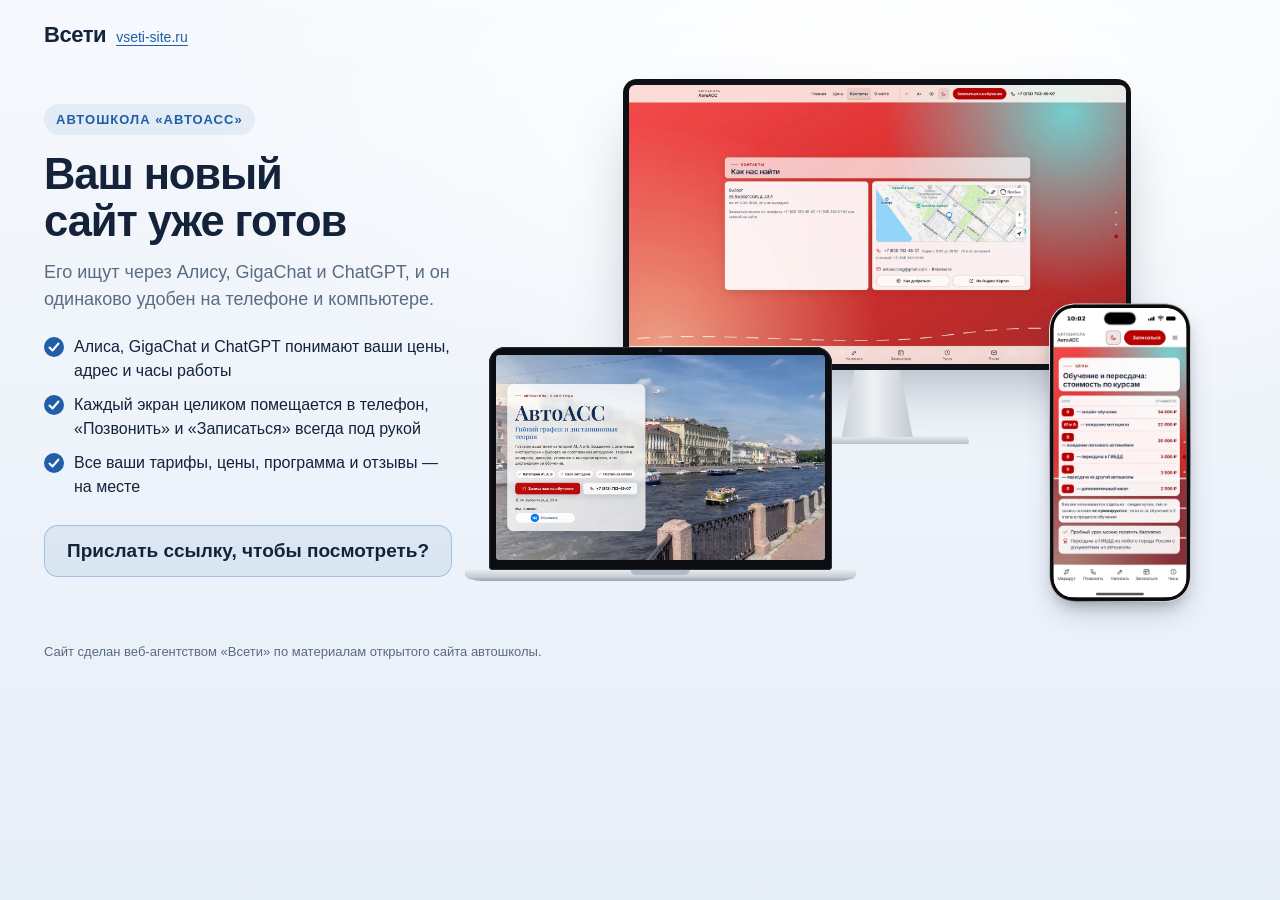
<file: vitrina/index.html>
<!doctype html>
<html lang="ru">
<head>
<meta charset="utf-8">
<meta name="viewport" content="width=device-width, initial-scale=1">
<meta name="robots" content="noindex, nofollow">
<title>Новый сайт автошколы «АвтоАСС» — веб-агентство «Всети»</title>
<style>
@layer stageshow{:where(.ss-phone){position:relative}.ss-phone{flex-shrink:0;box-shadow:0 calc(var(--ps) * 40) calc(var(--ps) * 80) calc(var(--ps) * -16) #32325d40,0 calc(var(--ps) * 24) calc(var(--ps) * 48) calc(var(--ps) * -24) #0000004d}.ss-phone__glass{height:100%}.ss-phone__window{position:relative;overflow:hidden;isolation:isolate}.ss-phone:is([data-frame=pro],[data-frame=silver],[data-frame=bezel],[data-frame=clay],[data-frame=outline],[data-frame=bare]){--ss-phone-glass: #0b0b0c;--ss-phone-rim: #2c2c2d;--ss-phone-seam: #e0dfdc;--ss-phone-line: var(--ss-text-faint, #9a9a9d);background:none}.ss-phone__bands{position:absolute;inset:0;overflow:visible;pointer-events:none}.ss-phone:is([data-frame=pro],[data-frame=silver],[data-frame=bezel],[data-frame=clay],[data-frame=outline]) .ss-phone__glass{position:relative}.ss-phone[data-frame=pro]{--ss-phone-band-1: #e3e3e6;--ss-phone-band-2: #9a9ba0;--ss-phone-band-3: #cfd0d4;--ss-phone-band-4: #85868b;--ss-phone-band-5: #c9cacd}.ss-stage[data-theme=dark] .ss-phone[data-frame=pro],.ss-stage[data-theme=glass] .ss-phone[data-frame=pro][data-dark]{--ss-phone-band-1: #5b5c61;--ss-phone-band-2: #2b2c2f;--ss-phone-band-3: #48494d;--ss-phone-band-4: #232427;--ss-phone-band-5: #404145}.ss-phone[data-frame=silver]{--ss-phone-band-1: #f4f4f6;--ss-phone-band-2: #c9cacf;--ss-phone-band-3: #eeeef1;--ss-phone-band-4: #b9babf;--ss-phone-band-5: #e6e6ea}.ss-phone[data-frame=bezel]{--ss-phone-glass: #111113}.ss-phone[data-frame=clay]{--ss-phone-clay-top: color-mix(in srgb, var(--ss-phone-clay, #ecebe8), #fff 45%);--ss-phone-clay-bottom: color-mix(in srgb, var(--ss-phone-clay, #ecebe8), #000 6%);box-shadow:0 calc(var(--ps) * 30) calc(var(--ps) * 60) calc(var(--ps) * -12) #32325d33,0 calc(var(--ps) * 16) calc(var(--ps) * 32) calc(var(--ps) * -16) #00000029}.ss-stage[data-theme=dark] .ss-phone[data-frame=clay]{--ss-phone-clay-top: color-mix(in srgb, var(--ss-phone-clay, #2a2a2e), #fff 6%);--ss-phone-clay-bottom: var(--ss-phone-clay, #2a2a2e);--ss-phone-seam: #333338}.ss-phone[data-frame=outline]{box-shadow:none}.ss-stage[data-theme=blueprint] .ss-phone[data-frame=outline]{--ss-phone-line: var(--ss-line)}.ss-phone:not([data-frame=android],[data-frame=soft]) .ss-phone__status{height:62px;padding:0}.ss-phone:not([data-frame=android],[data-frame=soft]) .ss-phone__time{position:absolute;top:21.5px;left:0;width:138.5px;line-height:22px;text-align:center}.ss-phone:not([data-frame=android],[data-frame=soft]) .ss-phone__glyphs{position:absolute;top:25.33px;left:285.25px;align-items:flex-start;gap:8px}.ss-phone:not([data-frame=android],[data-frame=soft]) .ss-phone__signal{margin-top:1px}.ss-phone:not([data-frame=android],[data-frame=soft]) .ss-phone__battery{margin-top:.33px}.ss-phone[data-frame=photo]{position:relative;background:none}.ss-phone__photo{position:absolute;z-index:4;background:var(--ss-phone-photo-light, none) center / 100% 100% no-repeat;pointer-events:none}.ss-stage[data-theme=dark] .ss-phone__photo,.ss-phone[data-dark] .ss-phone__photo{background-image:var(--ss-phone-photo-dark, var(--ss-phone-photo-light, none))}.ss-phone[data-frame=android]{background:linear-gradient(150deg,#3a3b3f,#1d1e21 40%,#2f3034 70%,#1a1b1e)}.ss-phone[data-frame=android] .ss-phone__glass{background:#050505}.ss-phone[data-frame=android] .ss-phone__island{top:14px;width:24px;height:24px;border-radius:50%}.ss-phone[data-frame=android] .ss-phone__status{height:48px;padding:0 26px}.ss-phone[data-frame=android] .ss-phone__time{font-family:system-ui,sans-serif;font-size:15px;font-weight:500}.ss-phone[data-frame=android] .ss-phone__content[data-status]{padding-top:48px}.ss-phone[data-frame=android] .ss-phone__home{width:108px;height:4px}.ss-phone[data-frame=soft]{box-shadow:0 0 0 calc(var(--ps) * 1.5) #0a25400d,0 calc(var(--ps) * 30) calc(var(--ps) * 60) calc(var(--ps) * -12) #32325d2e,0 calc(var(--ps) * 18) calc(var(--ps) * 36) calc(var(--ps) * -18) #0000001f}.ss-phone[data-frame=soft] .ss-phone__glass{background:#f6f9fc;box-shadow:inset 0 calc(var(--ps) * -2.9) calc(var(--ps) * 7.2) #0a254038}.ss-stage[data-theme=dark] .ss-phone[data-frame=soft] .ss-phone__glass{background:#1c2433;box-shadow:inset 0 calc(var(--ps) * -2.9) calc(var(--ps) * 7.2) #00000073}.ss-phone__screen{--pt: 1px;position:absolute;top:0;left:0;display:flex;flex-direction:column;overflow:hidden;background:#fff;color:#000;font-family:-apple-system,system-ui,sans-serif;font-size:15px;letter-spacing:-.015em;transform-origin:0 0;-webkit-font-smoothing:antialiased}.ss-phone[data-dark] .ss-phone__screen{background:#000;color:#fff}.ss-phone__status{position:absolute;top:0;right:0;left:0;z-index:2;display:flex;align-items:center;justify-content:space-between;height:54px;padding:0 34px 0 52px;transition:color .3s ease;will-change:transform}.ss-phone__time{font-family:SF Pro Text,-apple-system,system-ui,sans-serif;font-variation-settings:"opsz" 17;font-size:17.67px;font-weight:590;letter-spacing:0}.ss-phone__island{position:absolute;top:var(--ss-island-top, 14px);left:50%;z-index:3;width:var(--ss-island-w, 95px);height:37px;border-radius:18.5px;background:#000;transform:translate(-50%)}.ss-phone__glyphs{display:flex;align-items:center;gap:8px}.ss-phone__glyph{display:block}.ss-phone__content{position:relative;flex:1;min-height:0}.ss-phone__content[data-status]{padding-top:62px}.ss-phone__content:not([data-status]){padding-top:44px}.ss-phone[data-frame=bare] .ss-phone__content{padding-right:8px;padding-left:8px}.ss-phone__home{position:absolute;bottom:8px;left:50%;z-index:2;width:144px;height:5px;border-radius:2.5px;background:currentColor;transform:translate(-50%);transition:color .3s ease;will-change:transform}.ss-lock{position:absolute;inset:0;color:#fff;text-align:center}.ss-lock__date{margin-top:66px;font-size:22px;font-weight:600;letter-spacing:-.01em;opacity:.85}.ss-lock__clock{margin-top:-4px;font-size:112px;font-weight:700;line-height:1;letter-spacing:-.035em;font-variant-numeric:tabular-nums;opacity:.92}.ss-lock__stack{position:absolute;right:0;bottom:118px;left:0;display:flex;flex-direction:column;gap:8px;text-align:left}.ss-lock__stack[data-at=top]{top:290px;bottom:auto}.ss-lock__controls{position:absolute;right:46px;bottom:48px;left:46px;display:flex;justify-content:space-between}.ss-lock__control{display:grid;place-items:center;width:50px;height:50px;border-radius:50%;background:#0a0c1842;backdrop-filter:blur(24px) saturate(1.3);color:#fff}.ss-notification{display:flex;align-items:center;gap:13px;margin:0 18px;padding:14px 17px 14px 14px;border-radius:23px;background:#fcfcfdc2;backdrop-filter:blur(30px) saturate(1.25);box-shadow:0 4px 24px #0000000f;color:#000;text-align:left}.ss-notification[data-banner]{position:absolute;top:56px;right:0;left:0;z-index:2;animation:ss-banner-in .52s cubic-bezier(.2,.9,.25,1) both}@keyframes ss-banner-in{0%{transform:translateY(-110px)}}.ss-notification__icon{display:grid;flex-shrink:0;place-items:center;width:38px;height:38px;overflow:hidden;border-radius:9px;background:var(--ss-accent);color:#fff}.ss-notification__icon:has(>img){background:none}.ss-notification__icon>img{display:block;width:100%;height:100%}.ss-notification__text{display:flex;flex:1;flex-direction:column;min-width:0;font-size:15px;line-height:18px;letter-spacing:-.016em}.ss-notification__head{display:flex;align-items:baseline;gap:8px}.ss-notification__title{flex:1;min-width:0;overflow:hidden;font-weight:600;white-space:nowrap;text-overflow:ellipsis}.ss-notification__time{flex-shrink:0;font-size:12px;letter-spacing:-.005em;color:#3c3c4399}.ss-notification__body{display:-webkit-box;overflow:hidden;-webkit-line-clamp:3;-webkit-box-orient:vertical}.ss-lock[data-size=satellite] .ss-lock__stack{top:232px;bottom:auto}.ss-lock[data-size=satellite][data-clock=off] .ss-lock__stack{top:74px}.ss-notification{will-change:transform}.ss-phone:not([data-dark]) .ss-notification{background:#ffffffeb;box-shadow:0 0 0 .5px #00000014,0 8px 24px #0000001f}.ss-phone__time-bar{display:inline-block;width:30px;height:7px;border-radius:4px;background:currentColor;opacity:.5}}
:root{--ink:#14233a;--muted:#5b6b80;--accent:#1f5fa8;--sand:#ffc94d;--bg1:#f6f9fd;--bg2:#e6eef8}
*{box-sizing:border-box}
html,body{margin:0}
body{font:16px/1.5 -apple-system,"Segoe UI",Roboto,Arial,sans-serif;color:var(--ink);background:radial-gradient(1200px 600px at 70% 10%,#ffffff 0,rgba(255,255,255,0) 60%),linear-gradient(180deg,var(--bg1),var(--bg2));min-height:100vh}
a{color:inherit}
.top{display:flex;align-items:center;justify-content:space-between;max-width:1240px;margin:0 auto;padding:18px 24px}
.brand{display:flex;align-items:baseline;gap:10px;text-decoration:none}
.brand b{font-size:22px;letter-spacing:-.02em}
.brand span{font-size:14px;color:var(--accent);text-decoration:underline;text-underline-offset:3px}
.hero{max-width:1240px;margin:0 auto;padding:10px 24px 40px;display:grid;grid-template-columns:minmax(0,.82fr) minmax(0,1.5fr);gap:36px;align-items:center}
.eyebrow{display:inline-block;font-size:13px;font-weight:600;letter-spacing:.08em;text-transform:uppercase;color:var(--accent);background:rgba(31,95,168,.08);padding:6px 12px;border-radius:999px}
h1{text-wrap:balance;font-size:clamp(30px,3.4vw,48px);line-height:1.08;letter-spacing:-.025em;margin:16px 0 14px}
.lead{font-size:18px;color:var(--muted);margin:0 0 22px;max-width:30em}
.pts{list-style:none;padding:0;margin:0 0 26px;display:grid;gap:10px}
.pts li{display:flex;gap:10px;align-items:flex-start}
.pts li::before{content:"";flex:none;width:20px;height:20px;margin-top:2px;border-radius:50%;background:var(--accent) url("data:image/svg+xml,%3Csvg xmlns='http://www.w3.org/2000/svg' viewBox='0 0 20 20'%3E%3Cpath d='M5.5 10.5l3 3 6-7' fill='none' stroke='%23fff' stroke-width='2' stroke-linecap='round' stroke-linejoin='round'/%3E%3C/svg%3E") center/100% no-repeat}
.cta{display:flex;flex-wrap:wrap;gap:14px;align-items:center}
.btn{display:inline-flex;align-items:center;gap:8px;min-height:52px;padding:0 26px;border-radius:14px;background:var(--accent);color:#fff;font-weight:600;text-decoration:none;box-shadow:0 10px 24px rgba(31,95,168,.28)}
.btn:hover{background:#174a86}
.ask{margin:0;display:inline-flex;align-items:center;min-height:52px;padding:12px 22px;line-height:1.3;border-radius:14px;background:rgba(31,95,168,.08);border:1.5px solid rgba(31,95,168,.28);color:var(--ink);font-size:19px;font-weight:600}
/* сцена с устройствами */
.stage{position:relative;width:100%;aspect-ratio:16/11.2}
.dv{position:absolute}
.dv img{display:block;width:100%;height:100%;object-fit:cover;object-position:center top}
.mon .scr img,.lap .scr img{height:auto}
.mon{left:18%;top:0;width:68%}
.mon .scr{padding:1.1%;background:#0e1116;border-radius:14px;box-shadow:0 30px 60px -20px rgba(20,35,58,.35)}
.mon .scr img{border-radius:6px}
.mon .neck{width:14%;aspect-ratio:1/.95;margin:0 auto;background:linear-gradient(90deg,#c9d0d8,#eef1f4 45%,#c3cad2);clip-path:polygon(18% 0,82% 0,100% 100%,0 100%)}
.mon .foot{width:36%;aspect-ratio:36/1.5;margin:-1px auto 0;border-radius:6px 6px 3px 3px;background:linear-gradient(180deg,#e9edf1,#b9c1ca);box-shadow:0 12px 20px -8px rgba(20,35,58,.4)}
.lap{left:0;bottom:4%;width:46%}
.lap .scr{padding:2.2% 2.2% 3%;background:#0b0d11;border-radius:16px 16px 4px 4px;position:relative;box-shadow:0 0 0 1px #2a2f37 inset}
.lap .scr::before{content:"";position:absolute;top:1%;left:50%;width:.9%;aspect-ratio:1;border-radius:50%;background:#2b3442;transform:translateX(-50%)}
.lap .scr img{border-radius:3px}
.lap .base{position:relative;height:0;padding-bottom:3.2%;margin:0 -7%;background:linear-gradient(180deg,#e7ebef 0,#c8cfd7 60%,#9aa3ad 100%);border-radius:0 0 18px 18px/0 0 60% 60%;box-shadow:0 22px 30px -14px rgba(20,35,58,.45)}
.lap .base::after{content:"";position:absolute;top:0;left:50%;width:15%;height:40%;transform:translateX(-50%);background:#b3bbc4;border-radius:0 0 8px 8px}
.tab{right:1.5%;bottom:3%;width:23%}
.tab .scr{aspect-ratio:820/1180;padding:4.5%;background:#121419;border-radius:22px;box-shadow:0 0 0 2px #c7ced6,0 28px 50px -18px rgba(20,35,58,.45)}
.tab .scr img{border-radius:10px}
.ph{right:6%;bottom:0;width:340px;transform-origin:100% 100%}
.ph-shot{display:block;width:100%;height:auto}
.note{max-width:1240px;margin:0 auto;padding:0 24px 34px;color:var(--muted);font-size:13px}
@media (max-width:600px){
  .stage{aspect-ratio:16/9.8}
  .mon{display:none}
  .lap{left:6%;width:64%;bottom:6%}
  .ph{right:5%}
}
@media (max-width:900px){
  .hero{grid-template-columns:1fr;gap:26px;padding-top:0}
  .stage{order:-1}
  .lead{font-size:16.5px}
}
</style>
</head>
<body>
<header class="top"><a class="brand" href="https://vseti-site.ru/" target="_blank" rel="noopener"><b>Всети</b><span>vseti-site.ru</span></a></header>
<main class="hero">
  <div class="txt">
    <span class="eyebrow">Автошкола «АвтоАСС»</span>
    <h1>Ваш новый сайт уже готов</h1>
    <p class="lead">Его ищут через Алису, GigaChat и ChatGPT, и он одинаково удобен на телефоне и компьютере.</p>
    <ul class="pts">
      <li>Алиса, GigaChat и ChatGPT понимают ваши цены, адрес и часы работы</li>
      <li>Каждый экран целиком помещается в телефон, «Позвонить» и «Записаться» всегда под рукой</li>
      <li>Все ваши тарифы, цены, программа и отзывы — на месте</li>
    </ul>
    <div class="cta">
      <p class="ask">Прислать ссылку, чтобы посмотреть?</p>
    </div>
  </div>
  <div class="stage" id="stage" aria-label="Новый сайт на компьютере, ноутбуке и телефоне">
    <div class="dv mon"><div class="scr"><img src="img/monitor.webp?v=2" alt="" width="1600" height="900"></div><div class="neck"></div><div class="foot"></div></div>
    <div class="dv lap"><div class="scr"><img src="img/laptop.webp?v=2" alt="" width="1280" height="800"></div><div class="base"></div></div>
    <div class="dv ph" id="ph"><div class="ss-phone z-phone" data-frame="pro" style="width: 340px; height: 714.953px; padding: 2.38318px; border-radius: 61.1682px; --ps: 0.794392523364486px;"><svg class="ss-phone__bands" width="100%" height="100%" aria-hidden="true"><defs><linearGradient id="ph-band" x1="0.2" y1="0" x2="0.8" y2="1"><stop offset="0" style="stop-color: var(--ss-phone-band-1);"></stop><stop offset="0.22" style="stop-color: var(--ss-phone-band-2);"></stop><stop offset="0.48" style="stop-color: var(--ss-phone-band-3);"></stop><stop offset="0.74" style="stop-color: var(--ss-phone-band-4);"></stop><stop offset="1" style="stop-color: var(--ss-phone-band-5);"></stop></linearGradient><linearGradient id="ph-clay" x1="0" y1="0" x2="0" y2="1"><stop offset="0" style="stop-color: var(--ss-phone-clay-top);"></stop><stop offset="1" style="stop-color: var(--ss-phone-clay-bottom);"></stop></linearGradient></defs><g transform="translate(10.327102803738317 10.327102803738317)" stroke-linejoin="round"><path d="M262.94 0.00L267.09 0.06L270.49 0.24L273.65 0.53L276.65 0.94L279.51 1.47L282.27 2.11L284.93 2.87L287.50 3.74L289.97 4.72L292.36 5.81L294.65 7.02L296.85 8.33L298.96 9.75L300.98 11.27L302.90 12.90L304.72 14.62L306.45 16.45L308.08 18.37L309.60 20.38L311.02 22.49L312.33 24.70L313.53 26.99L314.63 29.37L315.61 31.85L316.48 34.41L317.24 37.07L317.88 39.83L318.41 42.70L318.82 45.69L319.11 48.85L319.29 52.25L319.35 56.40L319.35 637.90L319.29 642.04L319.11 645.45L318.82 648.60L318.41 651.60L317.88 654.47L317.24 657.23L316.48 659.89L315.61 662.45L314.63 664.92L313.53 667.31L312.33 669.60L311.02 671.80L309.60 673.91L308.08 675.93L306.45 677.85L304.72 679.68L302.90 681.40L300.98 683.03L298.96 684.55L296.85 685.97L294.65 687.28L292.36 688.49L289.97 689.58L287.50 690.56L284.93 691.43L282.27 692.19L279.51 692.83L276.65 693.36L273.65 693.77L270.49 694.06L267.09 694.24L262.94 694.30L56.40 694.30L52.25 694.24L48.85 694.06L45.69 693.77L42.70 693.36L39.83 692.83L37.07 692.19L34.41 691.43L31.85 690.56L29.37 689.58L26.99 688.49L24.70 687.28L22.49 685.97L20.38 684.55L18.37 683.03L16.45 681.40L14.62 679.68L12.90 677.85L11.27 675.93L9.75 673.91L8.33 671.80L7.02 669.60L5.81 667.31L4.72 664.92L3.74 662.45L2.87 659.89L2.11 657.23L1.47 654.47L0.94 651.60L0.53 648.60L0.24 645.45L0.06 642.04L0.00 637.90L0.00 56.40L0.06 52.25L0.24 48.85L0.53 45.69L0.94 42.70L1.47 39.83L2.11 37.07L2.87 34.41L3.74 31.85L4.72 29.37L5.81 26.99L7.02 24.70L8.33 22.49L9.75 20.38L11.27 18.37L12.90 16.45L14.62 14.62L16.45 12.90L18.37 11.27L20.38 9.75L22.49 8.33L24.70 7.02L26.99 5.81L29.37 4.72L31.85 3.74L34.41 2.87L37.07 2.11L39.83 1.47L42.70 0.94L45.69 0.53L48.85 0.24L52.25 0.06L56.40 0.00Z" fill="none" stroke-width="20.654205607476634" stroke="url(#ph-band)"></path><path d="M262.94 0.00L267.09 0.06L270.49 0.24L273.65 0.53L276.65 0.94L279.51 1.47L282.27 2.11L284.93 2.87L287.50 3.74L289.97 4.72L292.36 5.81L294.65 7.02L296.85 8.33L298.96 9.75L300.98 11.27L302.90 12.90L304.72 14.62L306.45 16.45L308.08 18.37L309.60 20.38L311.02 22.49L312.33 24.70L313.53 26.99L314.63 29.37L315.61 31.85L316.48 34.41L317.24 37.07L317.88 39.83L318.41 42.70L318.82 45.69L319.11 48.85L319.29 52.25L319.35 56.40L319.35 637.90L319.29 642.04L319.11 645.45L318.82 648.60L318.41 651.60L317.88 654.47L317.24 657.23L316.48 659.89L315.61 662.45L314.63 664.92L313.53 667.31L312.33 669.60L311.02 671.80L309.60 673.91L308.08 675.93L306.45 677.85L304.72 679.68L302.90 681.40L300.98 683.03L298.96 684.55L296.85 685.97L294.65 687.28L292.36 688.49L289.97 689.58L287.50 690.56L284.93 691.43L282.27 692.19L279.51 692.83L276.65 693.36L273.65 693.77L270.49 694.06L267.09 694.24L262.94 694.30L56.40 694.30L52.25 694.24L48.85 694.06L45.69 693.77L42.70 693.36L39.83 692.83L37.07 692.19L34.41 691.43L31.85 690.56L29.37 689.58L26.99 688.49L24.70 687.28L22.49 685.97L20.38 684.55L18.37 683.03L16.45 681.40L14.62 679.68L12.90 677.85L11.27 675.93L9.75 673.91L8.33 671.80L7.02 669.60L5.81 667.31L4.72 664.92L3.74 662.45L2.87 659.89L2.11 657.23L1.47 654.47L0.94 651.60L0.53 648.60L0.24 645.45L0.06 642.04L0.00 637.90L0.00 56.40L0.06 52.25L0.24 48.85L0.53 45.69L0.94 42.70L1.47 39.83L2.11 37.07L2.87 34.41L3.74 31.85L4.72 29.37L5.81 26.99L7.02 24.70L8.33 22.49L9.75 20.38L11.27 18.37L12.90 16.45L14.62 14.62L16.45 12.90L18.37 11.27L20.38 9.75L22.49 8.33L24.70 7.02L26.99 5.81L29.37 4.72L31.85 3.74L34.41 2.87L37.07 2.11L39.83 1.47L42.70 0.94L45.69 0.53L48.85 0.24L52.25 0.06L56.40 0.00Z" fill="none" stroke-width="15.88785046728972" style="stroke: var(--ss-phone-rim);"></path><path d="M262.94 0.00L267.09 0.06L270.49 0.24L273.65 0.53L276.65 0.94L279.51 1.47L282.27 2.11L284.93 2.87L287.50 3.74L289.97 4.72L292.36 5.81L294.65 7.02L296.85 8.33L298.96 9.75L300.98 11.27L302.90 12.90L304.72 14.62L306.45 16.45L308.08 18.37L309.60 20.38L311.02 22.49L312.33 24.70L313.53 26.99L314.63 29.37L315.61 31.85L316.48 34.41L317.24 37.07L317.88 39.83L318.41 42.70L318.82 45.69L319.11 48.85L319.29 52.25L319.35 56.40L319.35 637.90L319.29 642.04L319.11 645.45L318.82 648.60L318.41 651.60L317.88 654.47L317.24 657.23L316.48 659.89L315.61 662.45L314.63 664.92L313.53 667.31L312.33 669.60L311.02 671.80L309.60 673.91L308.08 675.93L306.45 677.85L304.72 679.68L302.90 681.40L300.98 683.03L298.96 684.55L296.85 685.97L294.65 687.28L292.36 688.49L289.97 689.58L287.50 690.56L284.93 691.43L282.27 692.19L279.51 692.83L276.65 693.36L273.65 693.77L270.49 694.06L267.09 694.24L262.94 694.30L56.40 694.30L52.25 694.24L48.85 694.06L45.69 693.77L42.70 693.36L39.83 692.83L37.07 692.19L34.41 691.43L31.85 690.56L29.37 689.58L26.99 688.49L24.70 687.28L22.49 685.97L20.38 684.55L18.37 683.03L16.45 681.40L14.62 679.68L12.90 677.85L11.27 675.93L9.75 673.91L8.33 671.80L7.02 669.60L5.81 667.31L4.72 664.92L3.74 662.45L2.87 659.89L2.11 657.23L1.47 654.47L0.94 651.60L0.53 648.60L0.24 645.45L0.06 642.04L0.00 637.90L0.00 56.40L0.06 52.25L0.24 48.85L0.53 45.69L0.94 42.70L1.47 39.83L2.11 37.07L2.87 34.41L3.74 31.85L4.72 29.37L5.81 26.99L7.02 24.70L8.33 22.49L9.75 20.38L11.27 18.37L12.90 16.45L14.62 14.62L16.45 12.90L18.37 11.27L20.38 9.75L22.49 8.33L24.70 7.02L26.99 5.81L29.37 4.72L31.85 3.74L34.41 2.87L37.07 2.11L39.83 1.47L42.70 0.94L45.69 0.53L48.85 0.24L52.25 0.06L56.40 0.00Z" fill="none" stroke-width="14.69626168224299" style="stroke: var(--ss-phone-glass);"></path></g></svg><div class="ss-phone__glass" style="padding: 7.94393px; border-radius: 58.785px;"><div class="ss-phone__window" style="width: 319.346px; height: 694.299px; clip-path: path(&quot;M 262.94 0 L 267.09 0.06 L 270.49 0.24 L 273.65 0.53 L 276.65 0.94 L 279.51 1.47 L 282.27 2.11 L 284.93 2.87 L 287.5 3.74 L 289.97 4.72 L 292.36 5.81 L 294.65 7.02 L 296.85 8.33 L 298.96 9.75 L 300.98 11.27 L 302.9 12.9 L 304.72 14.62 L 306.45 16.45 L 308.08 18.37 L 309.6 20.38 L 311.02 22.49 L 312.33 24.7 L 313.53 26.99 L 314.63 29.37 L 315.61 31.85 L 316.48 34.41 L 317.24 37.07 L 317.88 39.83 L 318.41 42.7 L 318.82 45.69 L 319.11 48.85 L 319.29 52.25 L 319.35 56.4 L 319.35 637.9 L 319.29 642.04 L 319.11 645.45 L 318.82 648.6 L 318.41 651.6 L 317.88 654.47 L 317.24 657.23 L 316.48 659.89 L 315.61 662.45 L 314.63 664.92 L 313.53 667.31 L 312.33 669.6 L 311.02 671.8 L 309.6 673.91 L 308.08 675.93 L 306.45 677.85 L 304.72 679.68 L 302.9 681.4 L 300.98 683.03 L 298.96 684.55 L 296.85 685.97 L 294.65 687.28 L 292.36 688.49 L 289.97 689.58 L 287.5 690.56 L 284.93 691.43 L 282.27 692.19 L 279.51 692.83 L 276.65 693.36 L 273.65 693.77 L 270.49 694.06 L 267.09 694.24 L 262.94 694.3 L 56.4 694.3 L 52.25 694.24 L 48.85 694.06 L 45.69 693.77 L 42.7 693.36 L 39.83 692.83 L 37.07 692.19 L 34.41 691.43 L 31.85 690.56 L 29.37 689.58 L 26.99 688.49 L 24.7 687.28 L 22.49 685.97 L 20.38 684.55 L 18.37 683.03 L 16.45 681.4 L 14.62 679.68 L 12.9 677.85 L 11.27 675.93 L 9.75 673.91 L 8.33 671.8 L 7.02 669.6 L 5.81 667.31 L 4.72 664.92 L 3.74 662.45 L 2.87 659.89 L 2.11 657.23 L 1.47 654.47 L 0.94 651.6 L 0.53 648.6 L 0.24 645.45 L 0.06 642.04 L 0 637.9 L 0 56.4 L 0.06 52.25 L 0.24 48.85 L 0.53 45.69 L 0.94 42.7 L 1.47 39.83 L 2.11 37.07 L 2.87 34.41 L 3.74 31.85 L 4.72 29.37 L 5.81 26.99 L 7.02 24.7 L 8.33 22.49 L 9.75 20.38 L 11.27 18.37 L 12.9 16.45 L 14.62 14.62 L 16.45 12.9 L 18.37 11.27 L 20.38 9.75 L 22.49 8.33 L 24.7 7.02 L 26.99 5.81 L 29.37 4.72 L 31.85 3.74 L 34.41 2.87 L 37.07 2.11 L 39.83 1.47 L 42.7 0.94 L 45.69 0.53 L 48.85 0.24 L 52.25 0.06 L 56.4 0 Z&quot;);"><div class="ss-phone__screen" style="width: 402px; height: 874px; transform: scale(0.794393); --ss-screen-r: 64px;"><div class="ss-phone__status"><span class="ss-phone__time">10:02</span><span class="ss-phone__glyphs"><svg viewBox="0 0 20.33 13.67" width="20.33" height="13.67" class="ss-phone__glyph ss-phone__signal"><rect x="0" y="7.34" width="3.333" height="6.33" rx="1.667" fill="currentColor"></rect><rect x="5.667" y="5" width="3.333" height="8.67" rx="1.667" fill="currentColor"></rect><rect x="11.334" y="2.67" width="3.333" height="11" rx="1.667" fill="currentColor"></rect><rect x="17.000999999999998" y="0" width="3.333" height="13.67" rx="1.667" fill="currentColor"></rect></svg><svg viewBox="0 0 19.33 14.33" width="19.33" height="14.33" class="ss-phone__glyph ss-phone__wifi"><path fill-rule="evenodd" fill="currentColor" d="M0.415933 5.54283C0.902185 6.04412 1.66017 5.95818 2.27513 5.41393C4.30595 3.58064 6.83731 2.63535 9.66901 2.63535C12.5007 2.63535 15.0464 3.60928 17.0629 5.41393C17.6636 5.97251 18.4215 6.0298 18.9221 5.54283C19.4226 5.02722 19.4942 4.2538 18.9793 3.70954C16.8341 1.51819 13.3302 0 9.66901 0C6.00783 0 2.48965 1.53251 0.358727 3.72387C-0.156127 4.2538 -0.0989213 5.02722 0.415933 5.55715L0.415933 5.54283ZM3.94841 9.13779C4.50617 9.68205 5.22124 9.62476 5.85051 9.10915C6.88022 8.29276 8.25316 7.73418 9.66901 7.7485C11.0706 7.7485 12.4435 8.29276 13.4875 9.12347C14.1168 9.63908 14.8605 9.66773 15.4039 9.12347C15.9331 8.57921 16.0189 7.7485 15.4611 7.23289C14.0739 5.98683 11.9859 5.11315 9.68332 5.11315C7.38077 5.11315 5.27845 5.98683 3.9055 7.23289C3.41925 7.69121 3.31914 8.47896 3.96271 9.13779L3.94841 9.13779ZM8.72511 13.8929C9.34008 14.4801 9.98365 14.4801 10.5986 13.8929L11.757 12.7757C12.372 12.1742 12.5007 11.4151 11.7999 10.8995C11.2136 10.4841 10.4699 10.212 9.66901 10.212C8.86813 10.212 8.11015 10.4841 7.53809 10.9138C6.83731 11.4151 6.98033 12.1885 7.59529 12.7757L8.73942 13.8929L8.72511 13.8929Z"></path></svg><svg viewBox="0 0 29.33 13.67" width="29.33" height="13.67" class="ss-phone__glyph ss-phone__battery"><path fill="currentColor" d="M0 6.4C0 4.15979 0 3.03969 0.435974 2.18404C0.819467 1.43139 1.43139 0.819467 2.18404 0.435974C3.03969 0 4.15979 0 6.4 0L19.933 0C22.1732 0 23.2933 0 24.149 0.435974C24.9016 0.819467 25.5135 1.43139 25.897 2.18404C26.333 3.03969 26.333 4.15979 26.333 6.4L26.333 7.26666C26.333 9.50687 26.333 10.627 25.897 11.4826C25.5135 12.2353 24.9016 12.8472 24.149 13.2307C23.2933 13.6667 22.1732 13.6667 19.933 13.6667L6.4 13.6667C4.15979 13.6667 3.03969 13.6667 2.18404 13.2307C1.43139 12.8472 0.819467 12.2353 0.435974 11.4826C0 10.627 0 9.50687 0 7.26666L0 6.4Z"></path><path fill-rule="evenodd" fill="currentColor" transform="translate(27.33 4.33)" d="M0 0L0 5C0.601505 4.8625 2 3.75 2 2.5C2 1.25 0.601505 0.1375 0 0Z"></path></svg></span></div><span class="ss-phone__island"></span><div class="ss-phone__content" data-status="true"><img class="ph-shot" src="img/phone.webp?v=2" alt="Новый сайт автошколы «АвтоАСС» на телефоне" width="393" height="794"></div><span class="ss-phone__home"></span></div></div></div></div></div>
  </div>
</main>
<p class="note">Сайт сделан веб-агентством «Всети» по материалам открытого сайта автошколы.</p>
<script>
(function(){var st=document.getElementById('stage'),ph=document.getElementById('ph');
function fit(){var k=st.clientWidth*(innerWidth<=600?0.27:0.19)/340;ph.style.transform='scale('+k+')';}
fit();addEventListener('resize',fit);})();
</script>
</body>
</html>
</file>
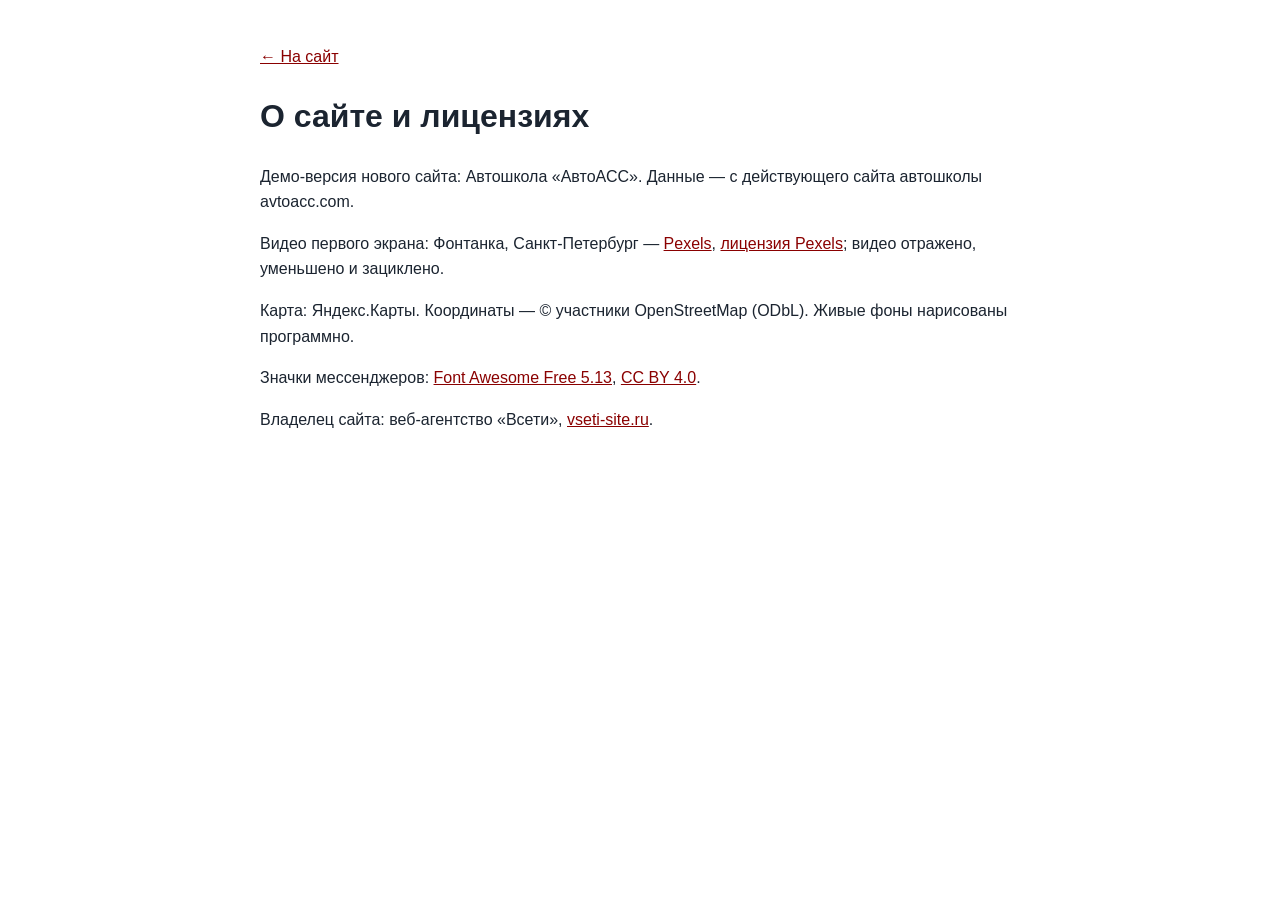
<file: credits.html>
<!doctype html><html lang="ru"><head><meta charset="utf-8"><meta name="viewport" content="width=device-width,initial-scale=1"><meta name="robots" content="noindex"><title>О сайте — Автошкола «АвтоАСС»</title>
<style>body{font:16px/1.6 Inter,Arial,sans-serif;max-width:760px;margin:0 auto;padding:28px 18px;color:#1b2430}a{color:#8a0000}</style></head><body>
<p><a href="./">← На сайт</a></p><h1>О сайте и лицензиях</h1>
<p>Демо-версия нового сайта: Автошкола «АвтоАСС». Данные — с действующего сайта автошколы avtoacc.com.</p>
<p>Видео первого экрана: Фонтанка, Санкт-Петербург — <a href="https://www.pexels.com/video/33130485/" target="_blank" rel="noopener">Pexels</a>, <a href="https://www.pexels.com/license/" target="_blank" rel="noopener">лицензия Pexels</a>; видео отражено, уменьшено и зациклено.</p>
<p>Карта: Яндекс.Карты. Координаты — © участники OpenStreetMap (ODbL). Живые фоны нарисованы программно.</p>
<p>Значки мессенджеров: <a href="https://fontawesome.com" target="_blank" rel="noopener">Font Awesome Free 5.13</a>, <a href="https://creativecommons.org/licenses/by/4.0/" target="_blank" rel="noopener">CC BY 4.0</a>.</p>
<p>Владелец сайта: веб-агентство «Всети», <a href="https://vseti-site.ru" target="_blank" rel="noopener">vseti-site.ru</a>.</p>
</body></html>
</file>
<file: css/etalon.css>
/* ==========================================================================
   Эталон нотариуса. Общий слой поверх встроенных стилей index.html:
   видео-первый экран, «жидкое стекло», интерьеры на фоне экранов,
   шапка и нижняя панель со второго экрана, карточки Spotlight Card.
   ========================================================================== */

/* плавное проявление подсветки рамки (Chrome/Safari/Firefox новых версий) */
@property --hl{syntax:'<number>';inherits:true;initial-value:0}

:root{
  --glass:rgba(0,0,0,.4);
  --glass-blur:4px;
  --spot:255,196,108;          /* тёплый янтарь под интерьеры */
  --spring:cubic-bezier(.2,.9,.3,1.35);
}

/* ---------- светлый текст на тёмном стекле для всего, что лежит на фото ---------- */
.sec:not(.sec-hero),.hdr,.bar,.mmenu{
  --card:rgba(0,0,0,.4); --card-rgb:0,0,0;
  --text:#fff; --muted:rgba(255,255,255,.84);
  --line:rgba(255,255,255,.3); --line2:rgba(255,255,255,.2);
  --accent:#ecd9ac; --accent-d:#f6e9c8; --accent-l:#d3bc8a; --accent-soft:rgba(255,255,255,.13);
  --bg:rgba(0,0,0,.3); --bg2:transparent; --bg3:rgba(255,255,255,.13);
  --on-accent:#1d170b;
  --shadow:0 1px 12px rgba(0,0,0,.35); --shadow-lg:0 18px 50px rgba(0,0,0,.5);
  --ok:#8fe3a8; --bad:#ff9f96;
  color:#fff;
}
.sec:not(.sec-hero){background:#2b2319}
.sec:not(.sec-hero) .sec-scroll{
  position:relative;z-index:1;
  padding-top:calc(var(--hdr-h) / var(--zc,1) + 12px);padding-bottom:calc(var(--bar-h) + 12px);
  text-shadow:0 1px 2px rgba(0,0,0,.45)
}
.sec:not(.sec-hero) :is(input,select,textarea,button.btn,.btn){text-shadow:none}

/* ---------- фон экранов: интерьеры, затемнение ровно 50% ---------- */
.sec-bg{position:absolute;inset:0;z-index:0;overflow:hidden;pointer-events:none;background:#2b2319}
.sec-bg picture{display:block;width:100%;height:100%}
.sec-bg img{display:block;width:100%;height:100%;object-fit:cover;opacity:0;transition:opacity .9s ease}
.sec-bg img.ld,html:not(.js) .sec-bg img{opacity:1}
.sec-bg::after{content:"";position:absolute;inset:0;background:rgba(0,0,0,.5)}

/* ==========================================================================
   Жидкое стекло
   ========================================================================== */
.glass,
.sec:not(.sec-hero) :is(.sec-head,.svc,.step,.rev,.rsum,.cred,.cbox,.fq,.about-txt,.tf-card,.quote,.ilink,.chips li,.foot,.rate-chip){
  position:relative;isolation:isolate;
  background:var(--glass);
  -webkit-backdrop-filter:blur(var(--glass-blur));backdrop-filter:blur(var(--glass-blur));
  border:0;border-radius:var(--radius);
  box-shadow:0 8px 30px rgba(0,0,0,.14);
}
/* тонкая светлая рамка-градиент; рядом с курсором рамка разгорается (--hl, --x, --y) */
.glass::after,
.sec:not(.sec-hero) :is(.sec-head,.svc,.step,.rev,.rsum,.cred,.cbox,.fq,.about-txt,.tf-card,.quote,.ilink,.chips li,.foot,.rate-chip)::after{
  content:"";position:absolute;inset:0;border-radius:inherit;padding:1.4px;pointer-events:none;z-index:2;
  background:
    radial-gradient(230px circle at var(--x,50%) var(--y,50%),rgba(255,226,160,calc(var(--hl,0)*1)),rgba(var(--spot),calc(var(--hl,0)*.65)) 38%,transparent 72%),
    linear-gradient(160deg,rgba(255,255,255,.58) 0%,rgba(255,255,255,.16) 22%,rgba(255,255,255,0) 44%,rgba(255,255,255,0) 60%,rgba(255,255,255,.16) 82%,rgba(255,255,255,.5) 100%);
  -webkit-mask:linear-gradient(#000 0 0) content-box,linear-gradient(#000 0 0);
  -webkit-mask-composite:xor;mask-composite:exclude;
}
.sec:not(.sec-hero) .sec-head{display:block;width:fit-content;max-width:100%;border-radius:18px;padding:14px 22px 16px;margin-bottom:16px}
.sec:not(.sec-hero) .sec-head .h2{margin-top:8px}
.sec:not(.sec-hero) .sec-head .lead{margin-top:8px}
.sec:not(.sec-hero) .sec-head .demo-note{background:rgba(255,255,255,.1);border-left-color:var(--accent)}

/* ==========================================================================
   Spotlight Card: пятно света под курсором внутри карточки (::before),
   подсветка рамки рядом с курсором (::after выше), «прыжок» scale + тень.
   Позицию --x/--y ставит один общий обработчик pointermove (js/etalon.js).
   ========================================================================== */
.glow{position:relative;isolation:isolate;--hov:1.035}
.glow::before{
  content:"";position:absolute;inset:0;border-radius:inherit;pointer-events:none;z-index:-1;
  background:
    radial-gradient(340px circle at var(--x,50%) var(--y,50%),rgba(var(--spot),.5),rgba(var(--spot),.2) 38%,transparent 72%);
  opacity:0;transition:opacity .35s ease;
}
.glow.lit{--hl:1}
.glow.lit::before{opacity:1}
.glow{transition:scale .38s var(--spring),box-shadow .32s ease,--hl .3s ease}
.glow.rv{transition:opacity .7s ease var(--rvd),translate .7s ease var(--rvd),scale .38s var(--spring),box-shadow .32s ease,--hl .3s ease}
@media (hover:hover) and (pointer:fine){
  .glow:hover{scale:var(--hov);z-index:6;box-shadow:0 24px 54px rgba(0,0,0,.5),0 0 34px rgba(var(--spot),.2)}
}
/* ---------- «Контакты» («Как нас найти»): плашки при наведении и касании загораются жёлтым — яркая рамка и мягкое
   свечение вокруг; размер не меняется (никаких увеличений и сдвигов раскладки), видно в обеих темах ---------- */
:root{--gy-ring:255,208,80;--gy-glow:255,200,64}
html[data-theme="light"]{--gy-ring:232,154,0;--gy-glow:255,186,30}
#contacts .glow{--gy:0 0 0 2.5px rgba(var(--gy-ring),.98),0 0 22px 4px rgba(var(--gy-glow),.66),0 0 58px 14px rgba(var(--gy-glow),.32),0 8px 30px rgba(0,0,0,.14);
  --gy0:0 0 0 0 rgba(var(--gy-ring),0),0 0 0 0 rgba(var(--gy-glow),0),0 0 0 0 rgba(var(--gy-glow),0),0 8px 30px rgba(0,0,0,.14)}
@media (hover:hover) and (pointer:fine){
  #contacts .glow:hover{scale:1;box-shadow:var(--gy)}
  /* заголовок с рейтингом: когда курсор на значке рейтинга, светится только значок */
  #contacts .sec-head:has(.rate-chip:hover):hover{box-shadow:var(--gy0)}
}
#contacts .glow.tap{animation:cGlowTap 1.4s ease-out,glowHl .62s ease-out}
@keyframes cGlowTap{0%{box-shadow:var(--gy0)}14%,62%{box-shadow:var(--gy)}100%{box-shadow:var(--gy0)}}
html[data-hc="1"] #contacts .glow:hover{outline:3px solid #ffd400;outline-offset:2px}
/* крупные плашки берут нижнюю границу 1,03: 3,5 % от 600 px — это уже 20 px */
.hero-plq,.about-txt,.tf-card,.sec-head,.cbox{--hov:1.03}

/* касание на телефоне: вспышка пятна в точке касания и подпрыгивание */
.glow.tap{animation:glowTap .62s var(--spring),glowHl .62s ease-out}
.glow.tap::before{animation:spotFlash .62s ease-out}
@keyframes glowTap{0%{scale:1}38%{scale:var(--tap,1.045)}100%{scale:1}}
@keyframes glowHl{0%{--hl:0}22%{--hl:1}100%{--hl:0}}
@keyframes spotFlash{0%{opacity:0}18%{opacity:1}100%{opacity:0}}

/* ---------- появление блоков при входе на экран ---------- */
.rv{--rvd:calc(var(--i,0) * 90ms);opacity:0;transform:none;translate:0 18px;
  transition:opacity .7s ease var(--rvd),translate .7s ease var(--rvd)}
.sec.active .rv{opacity:1;transform:none;translate:0 0}
/* первый экран: блоки стартуют сами (экран активен с загрузки), по очереди после слова */
.sec-hero .rv{--rvd:calc(var(--hero-d,1.8s) + var(--i,0) * 140ms);opacity:1;translate:0 0}
.sec-hero .kicker.rv{--rvd:.45s}
/* анимация заголовка стартует — скрипт ставит .go, и остальные блоки выходят следом за словом */
.sec-hero.go .rv{animation:heroIn .9s cubic-bezier(.2,.7,.2,1) var(--rvd) both}
html.js .sec-hero:not(.go) .rv{opacity:0;translate:0 18px;animation:heroSafe .01s linear 5s forwards}
@keyframes heroIn{from{opacity:0;translate:0 18px}to{opacity:1;translate:0 0}}
@keyframes heroSafe{to{opacity:1;translate:0 0}}

/* ==========================================================================
   Первый экран
   ========================================================================== */
.sec-hero{background:#8fb1d4;color:#fff;
  /* А−/А+ первый экран не трогают: страница в zoom, экран — встречный zoom (как шапка), поэтому он на любой ступени
     выглядит ровно как при 100 %. Единицы vw/vh и высота экрана считаются от окна без поправки. */
  zoom:calc(1 / var(--zc,1)); --vwu:1vw; --vhu:1vh;
  /* высота — та же видимая, что у остальных экранов (скрипт кладёт её в --vhr); 100vh во встроенном браузере Telegram на Android
     считается при спрятанной верхней панели и выше видимой части — первый экран выходил выше, и все следующие съезжали вниз */
  --vh:var(--vhr, calc(100 * var(--vhu)))}
.hero-bg{position:absolute;inset:0;overflow:hidden;background:#9db9d6 url(../img/hero-poster.jpg) 54% 50%/cover no-repeat}
.hero-video{position:absolute;inset:0;width:100%;height:100%;object-fit:cover;object-position:54% 50%;background:transparent}
.hero-clouds{
  position:absolute;left:0;top:0;width:100%;height:58%;pointer-events:none;opacity:0;transition:opacity 2.4s ease;
  -webkit-mask-image:linear-gradient(180deg,#000 0%,#000 36%,rgba(0,0,0,.55) 66%,transparent 100%);
          mask-image:linear-gradient(180deg,#000 0%,#000 36%,rgba(0,0,0,.55) 66%,transparent 100%)
}
.hero-clouds.on{opacity:1}
/* угасание к низу рисует сам шейдер (js/clouds.js): маска на canvas — лишний проход на каждый кадр */
.hero-clouds.baked{-webkit-mask-image:none;mask-image:none}
/* точки-переходы по краю не растут с А+: иначе на ступенях 130–150 % они наезжают на плашки первого экрана и карточки */
.dots{zoom:calc(1 / var(--zc,1))}

.sec-hero .sec-scroll{position:relative;z-index:1;padding:26px clamp(20px,calc(3.4*var(--vwu,1vw)),64px);display:flex;flex-direction:column}
.sec-hero .wrap{max-width:none;margin:auto 0}
.hero-plq{
  --plq-w:clamp(500px,calc(38*var(--vwu,1vw)),660px);--plq-pad:clamp(24px,calc(2.4*var(--vwu,1vw)),36px);
  width:min(100%,var(--plq-w));padding:var(--plq-pad);border-radius:28px;
  color:#fff;text-shadow:0 1px 3px rgba(0,0,0,.5);
  animation:plqIn .9s ease both
}
@keyframes plqIn{from{opacity:0;translate:0 14px}to{opacity:1;translate:0 0}}
.hero-plq .kicker{color:#f6e6bd;font-size:12.5px;letter-spacing:.15em}
.hero-plq .kicker::before{background:#f6e6bd}
.hero-h1{margin:14px 0 0;font-weight:500}
.hw{
  display:inline-block;font-family:var(--serif);font-weight:500;line-height:1.06;letter-spacing:-.005em;color:#fff;
  font-size:calc((var(--plq-w) - 2 * var(--plq-pad)) / 4.9);
  text-shadow:0 2px 22px rgba(0,0,0,.35),0 1px 2px rgba(0,0,0,.4);white-space:nowrap
}
.hn{display:block;margin-top:6px;font-family:var(--serif);font-weight:500;font-size:clamp(20px,calc(1.9*var(--vwu,1vw)),28px);line-height:1.2;color:#f7ecd2}
.hero-lead{margin-top:16px;max-width:none;font-size:clamp(15px,calc(1.15*var(--vwu,1vw)),17px);line-height:1.5;color:rgba(255,255,255,.94)}
.hero-addr{margin-top:10px;font-size:14px}
.hero-addr .addr-link{color:#fff;border-bottom-color:rgba(255,255,255,.55)}
.hero-addr .addr-link:hover{color:#f6e6bd}
.hero-cta{display:flex;flex-wrap:wrap;gap:12px;margin-top:22px}
.btn-glass{
  min-height:52px;padding:0 26px;font-size:16px;color:#fff;border:0;background:var(--glass);
  -webkit-backdrop-filter:blur(var(--glass-blur));backdrop-filter:blur(var(--glass-blur));text-shadow:none
}
.btn-glass:hover{background:var(--glass);color:#fff}
.btn-glass.btn-book{background:rgba(var(--spot),.9);color:#2a1d07;font-weight:700;box-shadow:0 8px 26px rgba(var(--spot),.3)}
.btn-glass.btn-book:hover{background:rgba(var(--spot),.95);color:#2a1d07}
.btn-glass.btn-book::after{display:none}
.btn-glass.btn-book::before{background:radial-gradient(160px circle at var(--x,50%) var(--y,50%),rgba(255,255,255,.75),rgba(255,255,255,.25) 45%,transparent 75%)}
.btn-glass .ico{width:19px;height:19px}
.hero-plq .status{margin-top:16px;background:rgba(0,0,0,.28);border-color:rgba(255,255,255,.3);text-shadow:none}

/* ==========================================================================
   Шапка и нижняя панель: только со второго экрана
   ========================================================================== */
.hdr{
  background:var(--glass);-webkit-backdrop-filter:blur(8px);backdrop-filter:blur(8px);border-bottom:0;
  transition:transform .5s var(--ease),opacity .35s ease,visibility 0s linear 0s
}
.hdr::after{content:"";position:absolute;left:0;right:0;bottom:0;height:1px;background:linear-gradient(90deg,transparent,rgba(255,255,255,.45),transparent)}
body[data-sec="0"] .hdr{transform:translateY(-105%);opacity:0;visibility:hidden;pointer-events:none;transition:transform .45s var(--ease),opacity .3s ease,visibility 0s linear .45s}
.hdr-in{max-width:1440px;padding:0 28px;gap:18px}
.brand-s{color:rgba(255,255,255,.78)}
.brand-n{font-size:16px;font-weight:600;color:#fff;text-shadow:0 1px 3px rgba(0,0,0,.4)}
.nav{gap:2px}
.nav-a{color:#fff;opacity:.9;font-size:14.5px;padding:10px 12px;white-space:nowrap}
.brand{flex:none}
.nav-a:hover,.nav-a.cur,.nav > li.open > .nav-a{background:rgba(255,255,255,.14);opacity:1}
.nav-a.cur{box-shadow:inset 0 -2px 0 rgba(var(--spot),.95)}
.hdr-tools{margin-left:10px;gap:10px}
.hdr .tool{color:#fff;opacity:.9}
.hdr .tool:hover{background:rgba(255,255,255,.14);opacity:1}
.hdr .btn-primary{background:rgba(var(--spot),.95);border-color:transparent;color:#2a1d07;font-weight:700}
.hdr .btn-primary:hover{background:#ffd998;color:#2a1d07}
.hdr-tel{display:inline-flex;align-items:center;gap:8px;min-height:44px;padding:0 6px;font-weight:600;font-size:15px;white-space:nowrap;color:#fff;border-radius:10px}
.hdr-tel .ico{width:18px;height:18px}
.hdr-tel:hover{color:#ffe2a8}
.mega{background:rgba(24,19,12,.9);-webkit-backdrop-filter:blur(16px);backdrop-filter:blur(16px);border:1px solid rgba(255,255,255,.2)}
.mega-it:hover{background:rgba(255,255,255,.12)}
.lang-dd{background:rgba(24,19,12,.92);-webkit-backdrop-filter:blur(16px);backdrop-filter:blur(16px);border:1px solid rgba(255,255,255,.22);color:#fff}
.lang-dd a:hover,.lang-dd button:hover{background:rgba(255,255,255,.12)}
.lang-dd a.cur{color:#ffe2a8}
/* размер текста, контраст, тема: прямо на плашке, рядом с языком */
.hdr-a11y{display:flex;align-items:center;gap:2px;margin-left:2px;padding-left:8px;border-left:1px solid rgba(255,255,255,.28)}
.hdr-a11y .tool{width:44px;height:44px}
.hdr #hcBtn[aria-pressed="true"]{background:rgba(255,226,168,.2);color:#ffe2a8;opacity:1}
.hdr .tool:disabled{opacity:.35;cursor:default}
.hdr .tool:disabled:hover{background:none}
.mm-tools{display:none}

.bar{
  background:var(--glass);-webkit-backdrop-filter:blur(8px);backdrop-filter:blur(8px);border-top:0;box-shadow:none;
  transition:transform .5s var(--ease),opacity .35s ease,visibility 0s linear 0s
}
.bar::before{content:"";position:absolute;left:0;right:0;top:0;height:1px;background:linear-gradient(90deg,transparent,rgba(255,255,255,.45),transparent)}
body[data-sec="0"] .bar{transform:translateY(105%);opacity:0;visibility:hidden;pointer-events:none;transition:transform .45s var(--ease),opacity .3s ease,visibility 0s linear .45s}
.bi{color:#fff;opacity:.88}
.bi:hover{background:rgba(255,255,255,.14);opacity:1}
.bi.cur{color:#ffe2a8}

.dots button::after{background:#fff;opacity:.6;box-shadow:0 0 0 1px rgba(0,0,0,.35)}
.dots button.cur::after{background:rgb(var(--spot));opacity:1}

.mmenu{background:rgba(22,17,11,.93);-webkit-backdrop-filter:blur(14px);backdrop-filter:blur(14px);color:#fff;bottom:var(--bar-h)}
.mmenu .macc-list button:hover{background:rgba(255,255,255,.12)}
.mmenu .mmenu-foot .btn{justify-content:center;padding:0 22px;font-size:16px}
.mmenu .btn-primary{background:rgba(var(--spot),.95);border-color:transparent;color:#2a1d07;font-weight:700}
.mmenu .btn-ghost{border-color:rgba(255,255,255,.4);color:#fff}
.mm-set{margin-top:16px;display:grid;gap:10px}
.mm-row{display:flex;flex-wrap:wrap;gap:8px;align-items:center}
.mm-lbl{width:56px;font-size:13px;color:var(--muted);text-transform:uppercase;letter-spacing:.08em}
.mmenu .mm-row a,.mmenu .mm-row button{display:inline-flex;width:auto;min-width:44px;min-height:44px;padding:0 12px;justify-content:center;align-items:center;
  border:1px solid rgba(255,255,255,.28);border-radius:10px;font-size:14px;font-weight:600}
.mmenu .mm-row a.cur{color:#ffe2a8;border-color:#ffe2a8}
.mmenu .mm-row .ico{width:20px;height:20px}
/* на телефоне те же четыре кнопки одним заметным рядом в меню */
.mmenu .mm-tools{grid-template-columns:repeat(4,1fr);gap:8px;padding:10px;border:1px solid rgba(255,226,168,.4);border-radius:14px;background:rgba(255,255,255,.07)}
.mmenu .mm-tools button{display:inline-flex;width:100%;min-height:52px;justify-content:center;align-items:center;border:1px solid rgba(255,255,255,.28);border-radius:10px;font-size:16px;font-weight:700;background:rgba(0,0,0,.25);padding:0}
.mmenu .mm-tools button .ico{width:22px;height:22px}
.mmenu .mm-tools button[aria-pressed="true"]{border-color:#ffe2a8;color:#ffe2a8;background:rgba(255,226,168,.14)}
.mmenu .mm-tools button:disabled{opacity:.4}

/* ==========================================================================
   Экраны: карточки на стекле
   ========================================================================== */
.sec:not(.sec-hero) .kicker{color:#f1deb0}
.sec:not(.sec-hero) .kicker::before{background:#f1deb0}
.sec:not(.sec-hero) .h2{font-size:clamp(26px,calc(3*var(--vwu,1vw)),38px)}
.sec:not(.sec-hero) .svc:hover{transform:none;border-color:transparent}
.svc .cic,.cred .cic,.cl .cic,.mega-it .cic{background:rgba(255,255,255,.14);color:#f6e9c8}
.svc small{color:rgba(255,255,255,.8)}
.about-txt{padding:20px 24px}
.sec:not(.sec-hero) .about-txt .quote{background:rgba(255,255,255,.09);border-left:3px solid rgb(var(--spot));border-radius:0 12px 12px 0;-webkit-backdrop-filter:none;backdrop-filter:none;box-shadow:none}
.sec:not(.sec-hero) .about-txt .quote::after{display:none}
.chips li{background:var(--glass);border-radius:999px}
.creds .cred{padding:14px 16px;min-height:68px}
.cred > div{min-width:0;flex:1 1 auto}

/* ---------- «Оплата»: ровные значки ----------
   Карточка занимает ту же ширину и высоту, что соседние. Если четыре значка помещаются в строку —
   идут одним рядом от левого до правого края; иначе сетка 2×2 с одинаковыми колонками, а все карточки
   «Реквизитов» выравниваются по высоте (grid-auto-rows:1fr). Размер решает ширина самой колонки
   (container query), а не окна — поэтому одинаково на 1280, 1366, 1440, 1920, планшете и в режиме «А+». */
.about-side{container:aside / inline-size}
.pay-pills,.cred .pay-pills,.cl .pay-pills{
  display:grid;grid-template-columns:repeat(2,minmax(0,1fr));gap:6px;width:100%;margin-top:3px
}
.pay-pill{
  display:flex;align-items:center;justify-content:center;min-width:0;min-height:26px;padding:2px 8px;
  font-size:12.5px;line-height:1.2;text-align:center;white-space:nowrap;box-sizing:border-box
}
.pay-pill .ico{display:none}
.pay-pill.pay-logo{padding:2px 8px;min-height:26px}
.pay-pill.pay-logo img{height:15px}
.pay-pill.pay-logo img[src$="sbp.svg"]{height:17px}
.creds .cred:has(.pay-pills){padding-top:10px;padding-bottom:10px}
.creds .cred:has(.pay-pills) small{line-height:1.25}
@container aside (min-width:405px){
  .cred .pay-pills{grid-template-columns:repeat(4,auto);justify-content:space-between;max-width:430px}
}
@container aside (max-width:404px){
  .creds{grid-auto-rows:1fr}
}

.steps::before{display:none}
.steps{gap:14px;list-style:none;padding:0}
.step{padding:20px 16px 20px;text-align:left}
.step-n{background:rgba(255,255,255,.14);border-color:rgba(var(--spot),.85);color:#f6e9c8}
.step p{color:rgba(255,255,255,.88)}

.rsum,.rev{padding:20px 22px}
.rsum .big{color:#f6e9c8}
.rev p{color:#fff}

.faq{gap:0 16px}
.faq-col{gap:12px}
.fq{border-bottom:0;padding:2px 18px}
.fq > button{padding:14px 2px}
.fq-a p{padding:0 2px 14px;color:rgba(255,255,255,.88)}
.fq > button .pl{border-color:rgba(255,255,255,.4)}

.cbox{padding:16px 18px}
.cl{gap:9px}
.mapbox{padding:12px}
.fld input,.fld select,.fld textarea{background:rgba(0,0,0,.34);color:#fff;border-color:rgba(255,255,255,.34);text-shadow:none}
.fld input::placeholder,.fld textarea::placeholder{color:rgba(255,255,255,.55)}
.fld select option{color:#111;background:#fff}
.fld input:focus,.fld select:focus,.fld textarea:focus{border-color:rgb(var(--spot));box-shadow:0 0 0 3px rgba(var(--spot),.28)}
.map{background:rgba(0,0,0,.25)}
.sec:not(.sec-hero) .btn-primary{background:rgba(var(--spot),.95);border-color:transparent;color:#2a1d07;font-weight:700}
.sec:not(.sec-hero) .btn-primary:hover{background:#ffd998;color:#2a1d07}
.sec:not(.sec-hero) .btn-ghost{background:rgba(0,0,0,.3);color:#fff;border-color:rgba(255,255,255,.4)}
.sec:not(.sec-hero) .btn-ghost:hover{border-color:rgb(var(--spot));color:#ffe2a8}
.info-links .ilink{color:#fff;padding:9px 18px}
.info-links .ilink:hover{background:var(--glass)}

/* рейтинг Яндекс.Карт в «Контактах» */
.sec-head-rate{display:flex!important;align-items:center;justify-content:space-between;gap:18px;flex-wrap:wrap;width:100%!important;padding:14px 18px 14px 24px!important}
.sec-head-rate .sh-txt .h2{margin-top:6px}
.rate-chip{display:flex;align-items:center;gap:12px;padding:8px 18px 8px 10px;border-radius:14px;color:#fff;text-decoration:none;text-shadow:none}
.rate-chip .ym{width:40px;height:40px;flex:none}
.rate-chip .badge-r{display:flex;align-items:center;gap:8px}
.rate-chip .badge-r b{font-size:26px;line-height:1;font-weight:600}
.rate-chip .stars svg{width:17px;height:17px}
.rate-chip small{display:block;margin-top:3px;font-size:13px;color:var(--muted);white-space:nowrap}

.foot{margin-top:16px;padding:12px 18px;border-top:0;border-radius:14px;align-items:center}
.foot > div:first-child{flex:1 1 0;min-width:0}
.foot a{color:#fff}

/* фокус с клавиатуры виден на любом фоне */
.sec :focus-visible,.hdr :focus-visible,.bar :focus-visible,.mmenu :focus-visible{outline:3px solid #ffe2a8;outline-offset:2px}

/* ==========================================================================
   Адаптив
   ========================================================================== */
@media screen and (max-width:1439px){
  .hdr-tel{width:44px;padding:0;justify-content:center}
  .hdr-tel span{display:none}
  .hdr-tel:hover{background:rgba(255,255,255,.14)}
  .nav-a{padding:10px 9px}
}
/* на ноутбуках поуже телефон на плашке не помещается (он есть в нижней панели и в меню) */
@media screen and (max-width:1366px){.hdr-tel{display:none}}
@media screen and (max-width:860px){
  .hdr-a11y{display:none}
}
@media (max-width:860px){
  .mmenu .mm-tools{display:grid}
}
/* таджикская и киргизская версии: пункты меню длиннее — телефон на плашке только значком до 1680 px, меню-бургер на экранах до 1320 px */
@media screen and (min-width:1440px) and (max-width:1679px){
  html[lang="tg"] .hdr-tel,html[lang="ky"] .hdr-tel{width:44px;padding:0;justify-content:center}
  html[lang="tg"] .hdr-tel span,html[lang="ky"] .hdr-tel span{display:none}
}
@media screen and (min-width:1280px) and (max-width:1319px){
  html[lang="tg"] .nav,html[lang="ky"] .nav,html[lang="tg"] .hdr-tel,html[lang="ky"] .hdr-tel{display:none}
  html[lang="tg"] .burger,html[lang="ky"] .burger{display:grid}
  html[lang="tg"] .hdr-book,html[lang="ky"] .hdr-book{display:inline-flex}
  html[lang="tg"] .hdr-tools,html[lang="ky"] .hdr-tools{margin-left:auto}
  html[lang="tg"] .hdr-in,html[lang="ky"] .hdr-in{padding:0 18px}
}
@media screen and (max-width:1279px){
  .nav,.hdr-tel{display:none}
  .burger{display:grid}
  .hdr-book{display:inline-flex}
  .hdr-tools{margin-left:auto}
  .hdr-in{padding:0 18px}
}
@media (max-width:767px){
  .sec-bg{background:#2b2319}
  .sec:not(.sec-hero) .sec-scroll{padding-bottom:calc(var(--bar-h) + 12px)}
  .sec:not(.sec-hero) .sec-head{padding:12px 16px 14px;margin-bottom:14px;border-radius:14px}
  .step{padding:14px}
  .fq{padding:0 14px}
  .rsum,.rev{padding:16px}
  .sec-head-rate{padding:12px 14px!important}
  .rate-chip{padding:6px 12px 6px 8px}
  .rate-chip .ym{width:34px;height:34px}
  .rate-chip .badge-r b{font-size:22px}
  .rate-chip .stars svg{width:14px;height:14px}
  .foot{padding:10px 14px}
}
/* первый экран: пороги настоящие (@media screen не пересчитывается под А+), он всегда как при 100 % */
@media screen and (max-width:767px){
  .sec-hero .sec-scroll{padding:16px 14px calc(18px + env(safe-area-inset-bottom,0px))}
  .sec-hero .wrap{margin:auto 0 0}
  .hero-plq{--plq-pad:18px;width:100%;padding:18px 18px 20px;border-radius:22px}
  .hero-plq .kicker{font-size:11.5px;letter-spacing:.1em}
  .hero-h1{margin-top:10px}
  .hw{font-size:clamp(44px,calc(16.2*var(--vwu,1vw)),76px)}
  .hn{font-size:clamp(19px,calc(5.4*var(--vwu,1vw)),26px)}
  .hero-lead{margin-top:12px;font-size:14.5px}
  .hero-addr{display:none}
  .hero-cta{margin-top:16px;gap:10px;flex-wrap:nowrap}
  .btn-glass{min-height:50px;padding:0 14px;font-size:15px;flex:1 1 0;gap:8px}
  .hero-plq .status{margin-top:12px;font-size:12.5px}
  .hero-video,.hero-bg{object-position:55% 50%;background-position:55% 50%}
  .hero-clouds{height:52%}
}
@media (max-width:767px){
  .dots{right:-15px}
}
@media screen and (max-width:600px){
  .hdr-in{padding:0 12px;gap:8px}
  .brand-n{font-size:15px}
  .hdr-book{padding:0 14px;font-size:14px}
}
/* ---------- очень узкая раскладка: телефон при увеличенном тексте (ширина окна ÷ масштаб ≤ 340) ----------
   Пороги @media при «А+» пересчитываются движком под масштаб, поэтому эти правила включаются и на узких
   телефонах без увеличения, и на обычных телефонах при 115–150 %: ничего не вылезает за край, без горизонтальной прокрутки. */
@media screen and (max-width:340px){
  .hdr-in{padding:0 8px;gap:4px}
  .hdr-book{display:none}
  .brand-n{font-size:12px}
  .tool-lang{padding:0 6px}
}
@media (max-width:340px){
  .bi{padding:8px 0}
  .bi span{position:absolute;width:1px;height:1px;overflow:hidden;clip:rect(0 0 0 0);white-space:nowrap}
  .svc-grid{grid-template-columns:1fr}
  .btn:not(.btn-glass),.btn-sm:not(.btn-glass){white-space:normal;line-height:1.2;padding-top:9px;padding-bottom:9px;text-align:center}
  .rate-chip small{white-space:normal}
  .rsum .btn{width:100%}
  .foot .fl{display:flex;flex-wrap:wrap}
  .modal{padding:10px}
  .mbox{padding:18px 14px 14px}
  .mbox h3{font-size:18px;overflow-wrap:anywhere}
  .mhead{gap:10px}
  .mhead .cic{display:none}
  .mbox h3{overflow-wrap:break-word}
  .hours-t{font-size:14px}
  .hours-t td{padding:9px 3px}
  .info-tabs button{padding:7px 10px}
  .bk-inline{grid-template-columns:1fr}
  .bk-inline .bk-opt{flex-direction:row;justify-content:flex-start;gap:12px;min-height:52px;padding:8px 14px;text-align:left}
}
/* первый экран при ширине ≤340 px: настоящие пороги (см. выше), как при 100 % */
@media screen and (max-width:340px){
  .hero-cta{flex-wrap:wrap}
  .btn-glass{flex:1 1 100%;white-space:normal;line-height:1.2;padding-top:9px;padding-bottom:9px;text-align:center}
}
/* колонки сеток не растягиваются под длинное слово или поле ввода: страница никогда не выходит за край */
.svc-grid>*,.steps>*,.reviews>*,.faq>*,.contacts>*,.about>*,.mbox{min-width:0}
@media screen and (max-width:479px){
  :root{--hdr-h:56px}
  .brand-t{display:flex}
  .brand{flex:1 1 0;min-width:0}
  .brand-s{font-size:9px;letter-spacing:.14em}
  .brand-n{font-size:12.5px;white-space:normal;line-height:1.12}
}
@media (max-width:479px){
  .bi{font-size:12px;letter-spacing:-.03em;padding:6px 0}
  .bi span{overflow:visible;text-overflow:clip}
  .mmenu .mmenu-foot .btn{flex:1 1 100%}
}
@media screen and (max-height:700px) and (min-width:768px){
  .hero-lead{display:none}
  .hero-cta{margin-top:16px}
}

/* ---------- без анимаций, если пользователь так просит ---------- */
@media (prefers-reduced-motion:reduce){
  .sec-hero.go .rv,html.js .sec-hero:not(.go) .rv,.hero-plq{animation:none;opacity:1;translate:0 0}
  .glow,.glow.rv{transition:none}
  .rv{transition:none;translate:0 0;opacity:1}
  .hero-clouds{transition:none}
}

/* ==========================================================================
   Две темы (кнопка солнце/луна на плашке). По умолчанию data-theme="light" (как и было).
   Светлая: светлое матовое стекло плашек, окна и формы светлые, текст тёмный; фон экранов — те же фото
   с тем же затемнением 50 %, что и в тёмной базе. Тёмная: глубокий почти чёрный фон, плотное тёмное стекло,
   светлый текст, фото сильно затемнены. Первый экран (видео, облака, чайки, слово) читается в обеих:
   в светлой плашка светлая с тёмным текстом, в тёмной — тёмная со светлым.
   Выше (без data-theme) — базовый вид «тёмное стекло»; светлая тема переопределяет его ниже.
   ========================================================================== */
/* ----- тёмная: глубже ----- */
html[data-theme="dark"]{--glass:rgba(9,9,12,.74);--glass-blur:6px}
html[data-theme="dark"] .sec-hero{--glass:rgba(6,7,10,.52);--glass-blur:6px}
html[data-theme="dark"] .sec:not(.sec-hero),html[data-theme="dark"] .sec-bg{background:#070707}
html[data-theme="dark"] .sec-bg::after{background:rgba(3,4,7,.86)}
html[data-theme="dark"] .hdr,html[data-theme="dark"] .bar{background:rgba(5,5,7,.86)}
html[data-theme="dark"] .mmenu{background:rgba(6,6,8,.98)}
html[data-theme="dark"] .mega,html[data-theme="dark"] .lang-dd{background:rgba(7,7,9,.97)}
html[data-theme="dark"] .fld input,html[data-theme="dark"] .fld select,html[data-theme="dark"] .fld textarea{background:rgba(0,0,0,.55)}

/* ----- светлая ----- */
html[data-theme="light"]:not([data-hc="1"]){--glass:rgba(255,255,255,.7);--glass-blur:8px}
html[data-theme="light"]:not([data-hc="1"]) .sec-hero{--glass:rgba(255,253,248,.66);--glass-blur:12px}
html[data-theme="light"]:not([data-hc="1"]) .sec:not(.sec-hero),html[data-theme="light"]:not([data-hc="1"]) .hdr,html[data-theme="light"]:not([data-hc="1"]) .bar,html[data-theme="light"]:not([data-hc="1"]) .mmenu{
  --card:rgba(255,255,255,.74); --card-rgb:255,255,255;
  --text:#1b160e; --muted:#4d4332;
  --line:rgba(70,50,15,.30); --line2:rgba(70,50,15,.17);
  --accent:#7a5718; --accent-d:#5a3d0b; --accent-l:#a3813f; --accent-soft:rgba(122,87,24,.13);
  --bg:rgba(255,255,255,.5); --bg2:transparent; --bg3:rgba(70,50,15,.08);
  --on-accent:#fff;
  --shadow:0 1px 12px rgba(70,50,15,.14); --shadow-lg:0 18px 50px rgba(70,50,15,.26);
  --ok:#1d7443; --bad:#b0332a;
  color:#1b160e
}
html[data-theme="light"]:not([data-hc="1"]) .sec:not(.sec-hero) .sec-scroll{text-shadow:none}
html[data-theme="light"]:not([data-hc="1"]) .glass,
html[data-theme="light"]:not([data-hc="1"]) .sec:not(.sec-hero) :is(.sec-head,.svc,.step,.rev,.rsum,.cred,.cbox,.fq,.about-txt,.tf-card,.quote,.ilink,.chips li,.foot,.rate-chip){
  box-shadow:0 8px 28px rgba(70,50,15,.16),inset 0 1px 0 rgba(255,255,255,.8)
}
html[data-theme="light"]:not([data-hc="1"]) .glass::after,
html[data-theme="light"]:not([data-hc="1"]) .sec:not(.sec-hero) :is(.sec-head,.svc,.step,.rev,.rsum,.cred,.cbox,.fq,.about-txt,.tf-card,.quote,.ilink,.chips li,.foot,.rate-chip)::after{
  background:
    radial-gradient(230px circle at var(--x,50%) var(--y,50%),rgba(214,150,40,calc(var(--hl,0)*1)),rgba(var(--spot),calc(var(--hl,0)*.7)) 38%,transparent 72%),
    linear-gradient(160deg,rgba(255,255,255,.95) 0%,rgba(120,88,30,.22) 28%,rgba(120,88,30,.12) 62%,rgba(255,255,255,.9) 100%)
}
html[data-theme="light"]:not([data-hc="1"]) .glow:hover{box-shadow:0 24px 54px rgba(70,50,15,.3),0 0 34px rgba(var(--spot),.3)}
html[data-theme="light"]:not([data-hc="1"]) .sec:not(.sec-hero) .sec-head .demo-note{background:rgba(70,50,15,.07)}
/* первый экран */
html[data-theme="light"]:not([data-hc="1"]) .hero-plq{color:#1b160e;text-shadow:none}
html[data-theme="light"]:not([data-hc="1"]) .hero-plq .kicker{color:#7a5718}
html[data-theme="light"]:not([data-hc="1"]) .hero-plq .kicker::before{background:#7a5718}
html[data-theme="light"]:not([data-hc="1"]) .hw{color:#17120a;text-shadow:0 1px 0 rgba(255,255,255,.5)}
html[data-theme="light"]:not([data-hc="1"]) .hn{color:#4b3a18}
html[data-theme="light"]:not([data-hc="1"]) .hero-lead{color:rgba(27,22,14,.92)}
html[data-theme="light"]:not([data-hc="1"]) .hero-addr .addr-link{color:#1b160e;border-bottom-color:rgba(27,22,14,.45)}
html[data-theme="light"]:not([data-hc="1"]) .hero-addr .addr-link:hover{color:#7a5718}
html[data-theme="light"]:not([data-hc="1"]) .btn-glass{color:#1b160e}
html[data-theme="light"]:not([data-hc="1"]) .btn-glass:hover{color:#1b160e}
html[data-theme="light"]:not([data-hc="1"]) .btn-glass.btn-book,html[data-theme="light"]:not([data-hc="1"]) .btn-glass.btn-book:hover{color:#2a1d07}
html[data-theme="light"]:not([data-hc="1"]) .hero-plq .status{background:rgba(255,255,255,.6);border-color:rgba(70,50,15,.25);color:#1b160e}
/* шапка, нижняя полоса, меню */
html[data-theme="light"]:not([data-hc="1"]) .hdr,html[data-theme="light"]:not([data-hc="1"]) .bar{background:rgba(255,253,248,.82)}
html[data-theme="light"]:not([data-hc="1"]) .hdr::after,html[data-theme="light"]:not([data-hc="1"]) .bar::before{background:linear-gradient(90deg,transparent,rgba(90,65,25,.35),transparent)}
html[data-theme="light"]:not([data-hc="1"]) .brand-s{color:rgba(60,45,20,.72)}
html[data-theme="light"]:not([data-hc="1"]) .brand-n{color:#1b160e;text-shadow:none}
html[data-theme="light"]:not([data-hc="1"]) .nav-a{color:#1b160e}
html[data-theme="light"]:not([data-hc="1"]) .nav-a:hover,html[data-theme="light"]:not([data-hc="1"]) .nav-a.cur,html[data-theme="light"]:not([data-hc="1"]) .nav > li.open > .nav-a{background:rgba(70,50,15,.09)}
html[data-theme="light"]:not([data-hc="1"]) .nav-a.cur{box-shadow:inset 0 -2px 0 #c08a28}
html[data-theme="light"]:not([data-hc="1"]) .hdr .tool{color:#1b160e}
html[data-theme="light"]:not([data-hc="1"]) .hdr .tool:hover{background:rgba(70,50,15,.09)}
html[data-theme="light"]:not([data-hc="1"]) .hdr-tel{color:#1b160e}
html[data-theme="light"]:not([data-hc="1"]) .hdr-tel:hover{color:#7a5718}
html[data-theme="light"]:not([data-hc="1"]) .hdr-a11y{border-left-color:rgba(70,50,15,.28)}
html[data-theme="light"]:not([data-hc="1"]) .hdr #hcBtn[aria-pressed="true"]{background:rgba(192,138,40,.22);color:#5a3d0b}
html[data-theme="light"]:not([data-hc="1"]) .mega,html[data-theme="light"]:not([data-hc="1"]) .lang-dd{background:rgba(255,252,246,.97);border-color:rgba(70,50,15,.2);color:#1b160e}
html[data-theme="light"]:not([data-hc="1"]) .mega-it:hover,html[data-theme="light"]:not([data-hc="1"]) .lang-dd a:hover,html[data-theme="light"]:not([data-hc="1"]) .lang-dd button:hover{background:rgba(70,50,15,.08)}
html[data-theme="light"]:not([data-hc="1"]) .lang-dd a.cur{color:#7a5718}
html[data-theme="light"]:not([data-hc="1"]) .bi{color:#1b160e}
html[data-theme="light"]:not([data-hc="1"]) .bi:hover{background:rgba(70,50,15,.09)}
html[data-theme="light"]:not([data-hc="1"]) .bi.cur{color:#7a5718}
html[data-theme="light"]:not([data-hc="1"]) .mmenu{background:rgba(255,252,246,.98);color:#1b160e}
html[data-theme="light"]:not([data-hc="1"]) .mmenu .macc-list button:hover{background:rgba(70,50,15,.08)}
html[data-theme="light"]:not([data-hc="1"]) .mmenu .btn-ghost{border-color:rgba(70,50,15,.4);color:#1b160e}
html[data-theme="light"]:not([data-hc="1"]) .mmenu .mm-row a,html[data-theme="light"]:not([data-hc="1"]) .mmenu .mm-row button,html[data-theme="light"]:not([data-hc="1"]) .mmenu .mm-tools button{border-color:rgba(70,50,15,.3)}
html[data-theme="light"]:not([data-hc="1"]) .mmenu .mm-row a.cur{color:#7a5718;border-color:#c08a28}
html[data-theme="light"]:not([data-hc="1"]) .mmenu .mm-tools{border-color:rgba(192,138,40,.5);background:rgba(70,50,15,.06)}
html[data-theme="light"]:not([data-hc="1"]) .mmenu .mm-tools button{background:rgba(255,255,255,.7)}
html[data-theme="light"]:not([data-hc="1"]) .mmenu .mm-tools button[aria-pressed="true"]{border-color:#c08a28;color:#5a3d0b;background:rgba(192,138,40,.2)}
/* содержимое экранов */
html[data-theme="light"]:not([data-hc="1"]) .strong-lbl,html[data-theme="light"]:not([data-hc="1"]) .sec:not(.sec-hero) > .sec-scroll .about > div > .strong-lbl{color:rgba(255,255,255,.9);text-shadow:0 1px 2px rgba(0,0,0,.55)}
html[data-theme="light"]:not([data-hc="1"]) .sec:not(.sec-hero) .kicker{color:#7a5718}
html[data-theme="light"]:not([data-hc="1"]) .sec:not(.sec-hero) .kicker::before{background:#7a5718}
html[data-theme="light"]:not([data-hc="1"]) .svc .cic,html[data-theme="light"]:not([data-hc="1"]) .cred .cic,html[data-theme="light"]:not([data-hc="1"]) .cl .cic,html[data-theme="light"]:not([data-hc="1"]) .mega-it .cic{background:rgba(122,87,24,.12);color:#5a3d0b}
html[data-theme="light"]:not([data-hc="1"]) .svc small{color:rgba(27,22,14,.78)}
html[data-theme="light"]:not([data-hc="1"]) .sec:not(.sec-hero) .about-txt .quote{background:rgba(70,50,15,.07)}
html[data-theme="light"]:not([data-hc="1"]) .step-n{background:rgba(255,255,255,.75);border-color:rgba(192,138,40,.9);color:#5a3d0b}
html[data-theme="light"]:not([data-hc="1"]) .step p{color:rgba(27,22,14,.86)}
html[data-theme="light"]:not([data-hc="1"]) .rsum .big{color:#5a3d0b}
html[data-theme="light"]:not([data-hc="1"]) .rev p{color:#1b160e}
html[data-theme="light"]:not([data-hc="1"]) .fq-a p{color:rgba(27,22,14,.86)}
html[data-theme="light"]:not([data-hc="1"]) .fq > button .pl{border-color:rgba(70,50,15,.4)}
html[data-theme="light"]:not([data-hc="1"]) .fld input,html[data-theme="light"]:not([data-hc="1"]) .fld select,html[data-theme="light"]:not([data-hc="1"]) .fld textarea{background:rgba(255,255,255,.88);color:#1b160e;border-color:rgba(70,50,15,.32)}
html[data-theme="light"]:not([data-hc="1"]) .fld input::placeholder,html[data-theme="light"]:not([data-hc="1"]) .fld textarea::placeholder{color:rgba(27,22,14,.5)}
html[data-theme="light"]:not([data-hc="1"]) .map{background:rgba(255,255,255,.45)}
html[data-theme="light"]:not([data-hc="1"]) .sec:not(.sec-hero) .btn-ghost{background:rgba(255,255,255,.62);color:#1b160e;border-color:rgba(70,50,15,.38)}
html[data-theme="light"]:not([data-hc="1"]) .sec:not(.sec-hero) .btn-ghost:hover{border-color:#c08a28;color:#5a3d0b}
html[data-theme="light"]:not([data-hc="1"]) .info-links .ilink{color:#1b160e}
html[data-theme="light"]:not([data-hc="1"]) .rate-chip{color:#1b160e}
html[data-theme="light"]:not([data-hc="1"]) .foot a{color:#1b160e}
html[data-theme="light"]:not([data-hc="1"]) .sec :focus-visible,html[data-theme="light"]:not([data-hc="1"]) .hdr :focus-visible,html[data-theme="light"]:not([data-hc="1"]) .bar :focus-visible,html[data-theme="light"]:not([data-hc="1"]) .mmenu :focus-visible{outline-color:#a06a10}
html[data-theme="light"]:not([data-hc="1"]) .pay-pill:not(.pay-logo){background:rgba(255,255,255,.7)}

/* ---------- режим для слабовидящих: чистый чёрный экран без стекла ---------- */
html[data-hc="1"] .sec:not(.sec-hero){background:#000}
html[data-hc="1"] .sec-hero{background:#000}
html[data-hc="1"] .glass,html[data-hc="1"] .hdr,html[data-hc="1"] .bar,html[data-hc="1"] .mmenu,html[data-hc="1"] .btn-glass,
html[data-hc="1"] .sec:not(.sec-hero) :is(.sec-head,.svc,.step,.rev,.rsum,.cred,.cbox,.fq,.about-txt,.tf-card,.quote,.ilink,.chips li,.foot,.rate-chip){
  background:#000!important;border:2px solid #fff!important;-webkit-backdrop-filter:none!important;backdrop-filter:none!important;box-shadow:none!important}
html[data-hc="1"] .glass::after,html[data-hc="1"] .glow::before,html[data-hc="1"] .hdr::after,html[data-hc="1"] .bar::before,
html[data-hc="1"] .sec:not(.sec-hero) :is(.sec-head,.svc,.step,.rev,.rsum,.cred,.cbox,.fq,.about-txt,.tf-card,.quote,.ilink,.chips li,.foot,.rate-chip)::after{display:none!important}
html[data-hc="1"] .hero-clouds,html[data-hc="1"] .hero-gulls,html[data-hc="1"] .sd-canvas,html[data-hc="1"] .hero-video{display:none!important}
html[data-hc="1"] .btn-glass.btn-book,html[data-hc="1"] .hdr .btn-primary,html[data-hc="1"] .sec:not(.sec-hero) .btn-primary{background:#ffe14d!important;color:#000!important}
html[data-hc="1"] .hw,html[data-hc="1"] .hn{text-shadow:none}
html[data-hc="1"] .btn-glass.btn-book *,html[data-hc="1"] .sec:not(.sec-hero) .btn-primary *{color:#000!important}

/* язык виден и на телефоне (правка Сергея 17.10) */
@media screen and (max-width:700px){.tool-lang{padding:0 8px;gap:4px}.hdr-tools{gap:6px}}

/* ==========================================================================
   Материалы конторы (модалка): обычные абзацы и списки, ссылки внутри строки;
   текст по ширине с переносами слов (мягкие переносы ставит js, hyphens:auto — запас).
   На телефоне — по левому краю с переносами, чтобы не было «рек» из больших пробелов.
   ========================================================================== */
.info-i > div{display:none}
.info-i.open > div{display:block}
.info-i p,.info-i li{
  display:block;margin:0 0 10px;text-align:justify;text-justify:inter-word;
  -webkit-hyphens:auto;hyphens:auto;hyphenate-limit-chars:7 3 3;overflow-wrap:break-word;word-break:normal
}
.info-i li{display:list-item;margin:0 0 5px}
.info-i a:not(.info-f),.info-i b,.info-i strong,.info-i em,.info-i span{display:inline;margin:0;padding:0}
.info-i a:not(.info-f){color:var(--accent-d);text-decoration:underline;text-underline-offset:3px;overflow-wrap:anywhere;word-break:break-all}
.info-i p:has(> b){text-align:left}
.info-i h4,.info-i > button span:first-child{text-align:left;hyphens:manual}
@media (max-width:480px){
  .info-i p,.info-i li{text-align:left}
}

/* ==========================================================================
   Обратный звонок: плашка переворачивается (3D flip) в форму; лицевая и обратная стороны лежат в одной
   ячейке сетки, поэтому высота плашки не прыгает. Переворот: поворот до ребра, смена стороны, поворот обратно.
   ========================================================================== */
.flipc{display:grid;transform-origin:50% 50%;will-change:auto}
.flipc > .flip-front,.flipc > .flip-back{grid-area:1/1;min-width:0;align-self:center}
/* в окне высота меняется в момент, когда плашка стоит ребром: показываем только одну сторону */
.flipc-swap:not(.show-back) > .flip-back,.flipc-swap.show-back > .flip-front{display:none}
.flipc:not(.show-back) > .flip-back,.flipc.show-back > .flip-front{visibility:hidden;pointer-events:none}
.flipc > .flip-back h3{font-size:19px;font-weight:600}
.flipc > .flip-back .fdesc{color:var(--muted);font-size:13.5px;margin-top:6px}
.bk-opt{font-family:inherit;cursor:pointer;width:100%}
button.bk-opt{appearance:none;-webkit-appearance:none}
.fld label .opt{font-weight:400;opacity:.72}
.cb-actions{display:grid;grid-template-columns:auto 1fr;gap:10px;margin-top:4px}
.cb-actions .btn{min-height:46px;padding:0 14px;font-size:14.5px;gap:8px}
.cb-actions .btn span{white-space:normal;text-align:center;line-height:1.2}
/* письмо на почту: адрес рядом с кнопкой «Скопировать адрес» (в окне и в сообщении после отправки) */
.mail-line{display:flex;align-items:center;gap:6px 14px;flex-wrap:wrap;margin-top:4px;font-size:13.5px;color:var(--muted)}
.mail-addr{display:inline-flex;align-items:center;gap:6px 12px;flex-wrap:wrap}
.mail-addr b{color:var(--text);font-weight:600;font-size:14.5px;word-break:break-all}
.mail-copy{padding:0 12px;font-size:13px;gap:6px}
.mail-copy .ico{width:16px;height:16px}
.mail-copy.done{border-color:var(--ok);color:var(--ok)}
.fok .ok-t{display:block}
.fok .mail-addr.in-ok{margin-top:8px}
.fok .mail-addr b{color:inherit}
.cb-actions.solo{grid-template-columns:1fr}
/* второй телефон в списке контактов: подпись под номером */
/* языковые версии: у адреса в контактах линия-подчёркивание шла на 14 px ниже текста и пересекала строку «для такси» — подчёркиваем сам текст */
html:not([lang="ru"]) .cl a.addr-link{display:inline;border-bottom:0;padding:0;margin:0;text-decoration:underline;text-underline-offset:3px}
.cl .addr-taxi{display:block;font-size:12.5px;font-weight:400;line-height:1.3;color:var(--muted);margin-top:3px}
.cl .tel2{margin-top:6px}
.cl a.tel-b{display:inline-block;padding:7px 0;margin:-7px 0}
.cl a.tel-b:hover{color:var(--accent-d)}
.cl .tel-note{display:block;font-size:12.5px;font-weight:400;color:var(--muted);line-height:1.3;margin-top:1px}
/* обратная сторона «Позвонить»: крупный номер, кнопка, часы приёма */
.fb-view[hidden]{display:none}
/* размер номера считается от ширины самой плашки (container query): не вылезает ни на узком телефоне, ни при «А+» */
.fb-view[data-view="tel"]{container-type:inline-size}
.tel-num{display:block;margin-top:14px;text-align:center;font-family:var(--serif);font-weight:600;font-size:clamp(18px,9cqi,34px);letter-spacing:.01em;line-height:1.15;color:var(--text);white-space:nowrap}
.tel-num:hover{color:var(--accent-d)}
.tel-num2{display:flex;flex-direction:column;align-items:center;gap:1px;margin-top:4px;padding:8px 0;color:var(--text);line-height:1.25;text-align:center}
.tel-num2 b{font-size:17px;font-weight:600;white-space:nowrap}
.tel-num2 span{font-size:12.5px;color:var(--muted)}
.tel-num2:hover b{color:var(--accent-d)}
.tel-call{width:100%;margin-top:8px}
.tel-hours{margin-top:12px}
.tel-hours > b{display:block;font-size:13px;font-weight:500;color:var(--muted)}
.hours-mini{margin-top:2px;font-size:13.5px}
.hours-mini td{padding:5px 4px}
.flipc .cb-actions.solo{margin-top:12px}
.mbox-mail .fg{margin-top:10px}
/* высокое окно (телефон): крестик остаётся на месте, прокручивается только форма */
.mbox-mail{overflow:hidden;display:flex;flex-direction:column;padding:0}
.mbox-mail #mailBox{overflow:auto;min-height:0;padding:26px 26px 22px;-webkit-overflow-scrolling:touch;overscroll-behavior:contain}
@media (max-width:479px){.mbox-mail #mailBox{padding:18px 14px 14px}}
.flipc .fok{display:none}
.flipc .fok.show{display:block}
@media (max-width:360px){.cb-actions{grid-template-columns:1fr}}
@media (prefers-reduced-motion:reduce){.flipc{will-change:auto}}

/* ==========================================================================
   Языковые версии: шрифты для китайского, длинные слова не вылезают из плашек
   ========================================================================== */
html[lang="zh"]{--font:"Inter","PingFang SC","Hiragino Sans GB","Microsoft YaHei","Noto Sans CJK SC","Source Han Sans SC",sans-serif;
  --serif:"Playfair Display","Songti SC","Noto Serif CJK SC","Source Han Serif SC","SimSun",serif}
html:not([lang="ru"]) :is(.svc,.step,.rev,.cred,.fq,.cbox,.sec-head,.chips li,.rsum,.rate-chip,.status,.foot,.hero-plq){overflow-wrap:break-word}
.map-actions .btn{flex:1 1 9.5em}   /* короткие подписи (китайский) не схлопываются до буквы в столбик: на узкой плашке кнопки встают друг под другом */
html:not([lang="ru"]) :is(.rsum,.map-actions) .btn span{overflow-wrap:anywhere}
html:not([lang="ru"]) .rsum .btn{white-space:normal;text-align:center;line-height:1.25;padding-top:9px;padding-bottom:9px}

/* ==========================================================================
   Тарифы и льготы (п. 3.1.5–3.1.8 Стандартов ФНП): таблица, расчёт, льготы, источники.
   Цвета — от родителя (светлая/тёмная тема, режим для слабовидящих); на телефоне строки таблицы встают в столбик.
   ========================================================================== */
.tf{display:grid;grid-template-columns:minmax(0,1.45fr) minmax(0,1fr);gap:20px;align-items:start}
.tf-col{display:grid;grid-template-columns:minmax(0,1fr);gap:16px;min-width:0}
.tf-card{padding:18px 22px;--tf-line:rgba(255,255,255,.26);container:tfc / inline-size}
.tf-card h3{margin:0 0 10px;font-size:17px;line-height:1.3;font-weight:600}
.tf-card p{margin:0 0 10px;font-size:14.5px;line-height:1.5}
.tf-card p:last-child,.tf-card ul:last-child{margin-bottom:0}
.tf-card a{color:#f6e6bd;text-decoration:underline;text-underline-offset:3px;overflow-wrap:anywhere}
.tf-card a:hover{color:#ffe2a8}
.tf-card .tf-note{font-size:13.5px;line-height:1.45;opacity:.92}
.tf-t{width:100%;border-collapse:collapse;font-size:14.5px;line-height:1.42}
.tf-t th,.tf-t td{padding:9px 12px 9px 0;text-align:left;vertical-align:top;border-bottom:1px solid var(--tf-line);overflow-wrap:break-word}
.tf-t th:last-child,.tf-t td:last-child{padding-right:0}
.tf-t thead th{padding-top:2px;font-size:12px;letter-spacing:.06em;text-transform:uppercase;font-weight:600;opacity:.88}
.tf-t tbody th{width:31%;font-weight:600}
.tf-t td{width:34.5%}
.tf-v b{font-weight:600;white-space:nowrap}
.tf-lbl{display:none}
.tf-list{margin:0 0 12px;padding-left:18px;list-style:disc}
.tf-list li{margin:0 0 8px;font-size:14.5px;line-height:1.45;overflow-wrap:break-word}
.tf-more{margin-top:12px;padding-top:4px;border-top:1px solid var(--tf-line)}
.tf-more summary{cursor:pointer;display:flex;align-items:center;min-height:44px;font-weight:600;font-size:14.5px}
.tf-more h4{margin:12px 0 4px;font-size:14px;font-weight:600}
.tf-more p{margin:0 0 6px}
.tf-card :focus-visible{outline:3px solid #ffe2a8;outline-offset:2px;border-radius:4px}
html[data-theme="light"]:not([data-hc="1"]) .tf-card{--tf-line:rgba(70,50,15,.24)}
html[data-theme="light"]:not([data-hc="1"]) .tf-card a{color:#7a5718}
html[data-theme="light"]:not([data-hc="1"]) .tf-card a:hover{color:#5a3d0b}
html[data-theme="light"]:not([data-hc="1"]) .tf-card :focus-visible{outline-color:#a06a10}
html[data-hc="1"] .tf-card{--tf-line:#fff}
html[data-hc="1"] .tf-card a{color:#ffe14d}
@media (max-width:991px){.tf{grid-template-columns:1fr}}
@media (max-width:640px){
  .tf-card{padding:14px 16px}
  .tf-t,.tf-t tbody,.tf-t tr,.tf-t th,.tf-t td{display:block;width:auto}
  .tf-t thead{display:none}
  .tf-t tr{padding-bottom:8px;border-bottom:1px solid var(--tf-line)}
  .tf-t tbody th{width:auto;padding:10px 0 4px;border-bottom:0;font-size:15px}
  .tf-t td{display:flex;gap:10px;align-items:baseline;padding:3px 0;border-bottom:0}
  .tf-lbl{display:block;flex:0 0 9.4em;font-size:11.5px;letter-spacing:.05em;text-transform:uppercase;opacity:.78}
  .tf-t td .tf-v{flex:1 1 auto;min-width:0;overflow-wrap:anywhere}
}
@container tfc (max-width:300px){.tf-t td{display:block}.tf-lbl{margin-bottom:1px}}
html:not([lang="ru"]) .tf-card :is(h3,p,li,th,td,summary){overflow-wrap:break-word}

/* ==========================================================================
   Б-6: ссылки в плашках «О нотариусе» и окно «Официальные сведения и ссылки»
   ========================================================================== */
.cred b a{color:inherit;text-decoration:underline;text-decoration-color:rgba(255,255,255,.5);text-underline-offset:3px}
.cred b a:hover{color:#ffe2a8;text-decoration-color:#ffe2a8}
html[data-theme="light"]:not([data-hc="1"]) .cred b a{text-decoration-color:rgba(70,50,15,.45)}
html[data-theme="light"]:not([data-hc="1"]) .cred b a:hover{color:#7a5718;text-decoration-color:#7a5718}
html[data-hc="1"] .cred b a{color:#ffe14d}
.about-side .about-more{justify-content:flex-start;margin-top:12px}
.off{margin-top:12px;display:grid;gap:14px}
.off h4{margin:0 0 4px;font-size:15px;font-weight:600;line-height:1.35}
.off p{margin:0;font-size:14px;line-height:1.5;color:var(--muted)}
.off-links{margin:6px 0 0;padding-left:18px;list-style:disc}
.off-links li{margin:0 0 5px;font-size:14px;line-height:1.4;overflow-wrap:anywhere}
.off a{color:var(--accent-d);text-decoration:underline;text-underline-offset:3px;overflow-wrap:anywhere}
.off a:hover{color:var(--text)}
html[data-hc="1"] .off a{color:#ffe14d}
.off p,.off h4{overflow-wrap:break-word}

/* ==========================================================================
   Б-4, Б-9: строка о передаче данных у форм со ссылкой на Политику; владелец сайта в подвале
   ========================================================================== */
.pd-note{margin:8px 0 0;font-size:12.5px;line-height:1.45;color:var(--muted)}
.pd-note a{color:inherit;text-decoration:underline;text-underline-offset:3px}
.pd-note a:hover{color:#ffe2a8}
html[data-theme="light"]:not([data-hc="1"]) .pd-note a:hover{color:#7a5718}
.mbox .pd-note a{color:var(--accent-d)}
.mbox .pd-note a:hover{color:var(--text)}
html[data-hc="1"] .pd-note,html[data-hc="1"] .foot-owner{color:#fff;opacity:1}
html[data-hc="1"] .pd-note a{color:#ffe14d}
.foot-owner{margin-top:.5em;font-size:13px;line-height:1.45;opacity:.85}
.pd-note,.foot-owner{overflow-wrap:anywhere}
</file>
<file: css/title-b.css>
/* Вариант B: буквы «Нотариус» влетают по одной (js/title-b.js), как на первом экране сайта агентства.
   Слово лежит в разметке всегда; скрипт лишь оборачивает буквы в span. */
html.js .hw{opacity:0;animation:hwSafe .01s linear 6s forwards}
html.js .hw.in{opacity:1}
@keyframes hwSafe{to{opacity:1}}
.hw .ch{display:inline-block;will-change:transform}
@media (prefers-reduced-motion:reduce){html.js .hw{opacity:1;animation:none}}
html[data-hc="1"] .hw{opacity:1!important}
</file>
<file: css/nevo.css>
/* Нево-Класс: переопределения поверх эталона. Светлая дневная палитра: синий + жёлтый («учебный» знак). */
:root{--spot:255,201,77}

/* ---------- первый экран: светлое дневное фото, без видео ---------- */
.hero-bg{background:#a9cdf0 url(../img/hero-poster.jpg) 58% 55%/cover no-repeat}
.hero-bg::after{content:"";position:absolute;inset:0;background:linear-gradient(90deg,rgba(255,255,255,.34) 0%,rgba(255,255,255,0) 52%)}
@media screen and (min-width:768px){.hero-plq{--plq-w:clamp(520px,calc(42*var(--vwu,1vw)),700px)}}
@media screen and (min-width:768px){.hw{font-size:calc((var(--plq-w) - 2 * var(--plq-pad)) / 5.5);font-weight:600;letter-spacing:-.01em}}
@media screen and (min-width:768px){.hn{font-size:clamp(20px,calc(2*var(--vwu,1vw)),28px);font-weight:500}}
html[data-theme="light"]:not([data-hc="1"]) .sec-hero{--glass:rgba(255,255,255,.78);--glass-blur:10px}
html[data-theme="light"]:not([data-hc="1"]) .hero-plq .kicker{color:#1f5fa8}
html[data-theme="light"]:not([data-hc="1"]) .hero-plq .kicker::before{background:#1f5fa8}
html[data-theme="light"]:not([data-hc="1"]) .hw{color:#102f55}
html[data-theme="light"]:not([data-hc="1"]) .hn{color:#1f5fa8}
html[data-theme="light"]:not([data-hc="1"]) .hero-addr .addr-link:hover{color:#1f5fa8}
.hero-lead{margin-top:14px}
.hero-cats{display:flex;flex-wrap:wrap;gap:8px;margin:16px 0 0;padding:0;list-style:none}
.hero-cats li{display:inline-flex;align-items:center;gap:7px;padding:7px 14px 7px 11px;border-radius:999px;background:rgba(255,255,255,.85);border:1px solid rgba(31,95,168,.28);font-weight:600;font-size:14.5px;color:#12365f;text-shadow:none}
.hero-cats .ico{width:16px;height:16px;color:#1f5fa8}
.hero-cta{margin-top:18px}
@media screen and (min-width:768px){.hero-cta .btn-glass{flex:1 1 auto;white-space:nowrap}}
.hero-cta .btn-glass.btn-book{box-shadow:0 8px 24px rgba(240,170,20,.35)}
.hero-addr{margin-top:14px}

/* ---------- светлая палитра остальных экранов: синий вместо коричневого ---------- */
html[data-theme="light"]:not([data-hc="1"]) .sec:not(.sec-hero),html[data-theme="light"]:not([data-hc="1"]) .hdr,html[data-theme="light"]:not([data-hc="1"]) .bar,html[data-theme="light"]:not([data-hc="1"]) .mmenu{
  --card:rgba(255,255,255,.82);
  --text:#14233a; --muted:#41536b;
  --line:rgba(22,60,110,.30); --line2:rgba(22,60,110,.16);
  --accent:#1f5fa8; --accent-d:#174a86; --accent-l:#5b8fcc; --accent-soft:rgba(31,95,168,.12);
  --bg:rgba(255,255,255,.6); --bg3:rgba(22,60,110,.07);
  --shadow:0 1px 12px rgba(22,60,110,.14); --shadow-lg:0 18px 50px rgba(22,60,110,.26);
  color:#14233a
}
html[data-theme="light"]:not([data-hc="1"]) .glass,
html[data-theme="light"]:not([data-hc="1"]) .sec:not(.sec-hero) :is(.sec-head,.cbox,.foot){box-shadow:0 8px 28px rgba(22,60,110,.18),inset 0 1px 0 rgba(255,255,255,.85)}
html[data-theme="light"]:not([data-hc="1"]) .sec:not(.sec-hero) .sec-bg::after,.sec:not(.sec-hero) .sec-bg::after{background:rgba(255,255,255,.12)}
.sec-bg{background:#cfe0f3}
.btn-primary{background:#ffc94d;border-color:#ffc94d;color:#2a1d07}
.btn-primary:hover{background:#ffd06b;border-color:#ffd06b;color:#2a1d07}
html[data-theme="light"]:not([data-hc="1"]) .hdr .btn-primary,html[data-theme="light"]:not([data-hc="1"]) .sec:not(.sec-hero) .btn-primary{color:#2a1d07}

/* ---------- последний экран: компактная раскладка, чтобы всё помещалось в 800 px ---------- */
#contacts .sec-scroll{padding-top:calc(var(--hdr-h) + 8px)}
#contacts .sec-head{margin-bottom:12px;padding:10px 18px 10px 24px!important}
#contacts .sec-head .h2{margin-top:2px;font-size:28px}
#contacts .sh-cta{min-height:46px}
.addr-note{display:block;margin-top:2px;font-size:13px;color:var(--muted)}
@media (min-width:992px){.contacts{grid-template-columns:1fr 1.15fr 1fr;gap:14px}}
.contacts .cbox{padding:14px 16px}
.cl{gap:12px}
.map{min-height:0;height:250px;flex:none}
.cbox.form .fg{margin-top:8px;gap:7px}
.form h3{font-size:18px}
@media (min-width:768px){.fld input,.fld select,.fld textarea{padding:7px 11px}}
.fld-hid{display:none}
.foot{margin-top:12px;padding:10px 18px}
.foot p{margin:0}
.foot p + p{margin-top:4px}
.foot-owner{font-weight:600}
.foot-owner a{text-decoration:underline;text-underline-offset:3px}
html[data-theme="light"]:not([data-hc="1"]) .foot a{color:#174a86}

/* ---------- добивка: коричневые акценты эталона -> синие ---------- */
html[data-theme="light"]:not([data-hc="1"]) .sec:not(.sec-hero) .kicker{color:#1f5fa8}
html[data-theme="light"]:not([data-hc="1"]) .sec:not(.sec-hero) .kicker::before{background:#1f5fa8}
html[data-theme="light"]:not([data-hc="1"]) .cl .cic{background:rgba(31,95,168,.13);color:#1f5fa8}
html[data-theme="light"]:not([data-hc="1"]) .hdr-tel:hover,html[data-theme="light"]:not([data-hc="1"]) .bi.cur{color:#1f5fa8}
html[data-theme="light"]:not([data-hc="1"]) .sec:not(.sec-hero) .btn-ghost:hover{border-color:#1f5fa8;color:#174a86}
html[data-theme="light"]:not([data-hc="1"]) .nav-a.cur,html[data-theme="light"]:not([data-hc="1"]) .nav-a[aria-current]{color:#14233a}
.hero-addr .addr-link{border-bottom:0;padding:0;margin:0;display:inline-flex}
.hero-addr .addr-link:hover{text-decoration:underline}
.cl .addr-link{display:inline;border-bottom:0;padding:0;margin:0;text-decoration:underline;text-decoration-color:rgba(31,95,168,.45);text-underline-offset:3px}
.cl .addr-link:hover{color:#1f5fa8}
.map{flex:1 1 auto;min-height:250px;height:auto}
@media screen and (min-width:768px){.hw{font-size:calc((var(--plq-w) - 2 * var(--plq-pad)) / 5.9)}}
html[data-theme="light"]:not([data-hc="1"]) .foot{color:#22344d}
.cl .cat-line{font-weight:500}

/* карта Яндекса в узкой колонке рисует снизу «шторку» с карточкой места: обрезаем её, подпись «© Яндекс» остаётся */
.map iframe{height:calc(100% + 78px)}

/* ---------- телефон (до 767 px): правила выше для широкого экрана сюда не доходят ---------- */
@media screen and (max-width:767px){
  .hw{font-weight:600;letter-spacing:-.01em;font-size:clamp(34px,calc(13.4*var(--vwu,1vw)),64px)}
  .hn{font-weight:500}
  .hero-lead{margin-top:10px}
  .hero-cats{margin-top:12px;gap:6px}
  .hero-cats li{font-size:13.5px;padding:6px 12px 6px 9px}
  .hero-cta{flex-wrap:wrap;gap:8px}
  .hero-cta .btn-glass{flex:1 1 100%;white-space:normal;min-height:50px}
  .hero-plq .kicker{font-size:12px}
}
@media (max-width:767px){
  #contacts .sec-head{padding:12px 14px!important;flex-wrap:wrap;gap:10px}
  #contacts .sec-head .h2{font-size:26px}
  #contacts .sh-cta{width:100%;justify-content:center;min-height:48px}
  .contacts .cbox{padding:16px}
  .map{min-height:240px}
  .map-actions{flex-wrap:wrap}
  .map-actions .btn{flex:1 1 100%;min-height:48px;justify-content:center}
  .fld label{font-size:14px;margin-bottom:4px}
  .fld input,.fld select,.fld textarea{min-height:48px;padding:10px 12px;font-size:16px}
  .cbox.form .fg{gap:10px}
  .cbox.form .btn{min-height:50px;width:100%;justify-content:center}
  .fnote,.fdesc{font-size:13.5px}
  .foot{font-size:13.5px;line-height:1.45}
  .foot a{display:inline-block;padding:6px 0}
  .foot .fl{display:flex;flex-wrap:wrap;gap:4px 16px}
  .hours-link{display:inline-block;padding:8px 0}
}
@media screen and (max-width:479px){
  .brand-s{font-size:10.5px}
  .brand-n{font-size:14px}
}
@media screen and (max-width:400px){
  .brand-n{white-space:nowrap}
  .hdr-book{padding:0 12px;font-size:13px;white-space:nowrap}
  .hdr-in{gap:8px}
}
/* узкий телефон: в нижней панели пять пунктов вместо шести — «Почта» дублирует «Написать» */
@media (max-width:400px){
  .bar .bi[href^="mailto:"]{display:none}
}
.nowrap{white-space:nowrap}

/* ================= перенос содержания nevo-class.ru (12.11): новые экраны ================= */
.nk-sec .sec-bg{background:linear-gradient(160deg,#eef5fc 0%,#d6e6f6 100%)}
/* в шапке семь разделов: телефон на плашке прячем раньше (он есть в меню и в нижней панели) */
@media screen and (max-width:1679px){.hdr-tel{display:none}}
@media screen and (min-width:1280px) and (max-width:1439px){.nav-a{padding:10px 7px;font-size:14.5px}}
html[data-theme="dark"] .nk-sec .sec-bg{background:linear-gradient(160deg,#0f1b2b 0%,#16263b 100%)}
.nk-sec .sec-head{padding:16px 22px}
.nk-sec .sec-head{width:auto!important;max-width:none;display:block;align-self:stretch}
ol.nk-list{list-style:decimal}
ul.nk-list{list-style:disc}
.nk-list li::marker{color:var(--accent,#1f5fa8)}
/* контакты на телефоне прокручиваются — возвращаем карточку с адресом и карту, которые шаблон прятал ради «всё в один экран» */
@media (max-width:760px){#contacts .cbox-info{display:block}#contacts .mapbox{padding:14px 16px;background:var(--card,rgba(255,255,255,.86));border:1px solid var(--line2,rgba(22,60,110,.16))}#contacts .mapbox .map{display:block;height:220px;min-height:220px;border-radius:12px;overflow:hidden;margin-bottom:10px}}
.nk-grid{display:grid;grid-template-columns:repeat(3,minmax(0,1fr));gap:14px}
.nk-card,.nk-box,.nk-rev{background:var(--card,rgba(255,255,255,.86));border:1px solid var(--line2,rgba(22,60,110,.16));border-radius:16px;box-shadow:var(--shadow,0 1px 12px rgba(22,60,110,.14))}
.nk-card{padding:16px 18px;display:flex;flex-direction:column;gap:10px;min-width:0}
.nk-card h3,.nk-box h3{font-size:19px;font-weight:600;margin:0}
.nk-lead{margin:0;color:var(--muted);font-size:15px;line-height:1.45}
.nk-list{margin:0;padding-left:18px;font-size:14.5px;line-height:1.45;display:grid;gap:4px}
.nk-price{background:var(--accent-soft,rgba(31,95,168,.1));border-radius:12px;padding:10px 12px}
.nk-price small{display:block;font-size:12px;text-transform:uppercase;letter-spacing:.08em;color:var(--muted)}
.nk-price ul{margin:4px 0 0;padding:0;list-style:none;font-weight:600;font-size:15px;display:grid;gap:2px}
.nk-more summary{cursor:pointer;font-weight:600;font-size:14.5px;min-height:40px;display:flex;align-items:center;color:var(--accent,#1f5fa8)}
.nk-more[open] summary{margin-bottom:6px}
.nk-card .btn{margin-top:auto;justify-content:center}
.nk-why{list-style:none;margin:0 0 14px;padding:0;display:flex;flex-wrap:wrap;gap:8px}
.nk-why li{display:inline-flex;align-items:center;gap:7px;padding:7px 12px;border-radius:999px;background:var(--card,rgba(255,255,255,.86));border:1px solid var(--line2,rgba(22,60,110,.16));font-size:14px;font-weight:500}
.nk-why .ico{width:16px;height:16px;color:var(--accent,#1f5fa8);flex:none}
.nk-two{display:grid;grid-template-columns:minmax(0,1.2fr) minmax(0,1fr);gap:14px;align-items:start}
.nk-box{padding:18px 20px;display:grid;gap:12px;min-width:0}
.nk-box p{margin:0;line-height:1.5}
.nk-lic,.nk-note{font-size:13.5px;color:var(--muted)}
.nk-team{display:grid;gap:10px}
.nk-person{display:flex;gap:12px;align-items:flex-start}
.nk-person .cic{flex:none}
.nk-person b{display:block}
.nk-person small{display:block;color:var(--accent,#1f5fa8);font-weight:600}
.nk-person span:not(.cic){display:block;font-size:13.5px;color:var(--muted)}
.nk-gallery{display:grid;grid-template-columns:repeat(2,minmax(0,1fr));gap:6px}
.nk-gallery img{width:100%;aspect-ratio:3/2;object-fit:cover;border-radius:10px;background:var(--bg3,#e3ecf6)}
.nk-revs{display:grid;grid-template-columns:repeat(3,minmax(0,1fr));gap:14px}
.nk-rev{padding:16px 18px;display:flex;flex-direction:column;gap:10px;min-width:0}
.nk-rev p{margin:0;font-size:14.5px;line-height:1.5}
.nk-rev-t{font-size:15px}
.nk-rev-meta{margin-top:auto;display:flex;justify-content:space-between;gap:8px;align-items:baseline}
.nk-rev-meta small{color:var(--muted)}
.nk-center{display:flex;justify-content:center;margin-top:14px}
.nk-center .btn{min-height:48px}
.nk-docs{list-style:none;margin:0;padding:0;display:grid;grid-template-columns:repeat(2,minmax(0,1fr));gap:10px}
.nk-docs a{display:flex;align-items:center;gap:10px;min-height:52px;padding:10px 14px;border-radius:12px;background:var(--card,rgba(255,255,255,.86));border:1px solid var(--line2,rgba(22,60,110,.16));color:inherit;text-decoration:none}
.nk-docs a:hover{border-color:var(--accent,#1f5fa8)}
.nk-docs .ico{width:20px;height:20px;color:var(--accent,#1f5fa8);flex:none}
.nk-docs span{flex:1;min-width:0}
.nk-docs small{color:var(--muted);white-space:nowrap}
.nk-msg{display:flex;flex-wrap:wrap;gap:6px 14px}
.nk-msg a{text-decoration:underline;text-underline-offset:3px;display:inline-block;padding:9px 0}
.nk-way summary{min-height:32px;font-size:14px}
.mbox-rev{max-width:760px;width:100%;max-height:calc(var(--vh,100vh) - 40px);display:flex;flex-direction:column}
.nk-revall{overflow-y:auto;display:grid;gap:10px;margin-top:12px;padding-right:4px}
@media (max-width:991px){
  .nk-grid,.nk-revs{grid-template-columns:repeat(2,minmax(0,1fr))}
  .nk-two{grid-template-columns:1fr}
}
@media (max-width:767px){
  .nk-grid,.nk-revs,.nk-docs{grid-template-columns:1fr}
  .nk-sec .sec-head{padding:12px 14px}
  .nk-card,.nk-box,.nk-rev{padding:14px 16px}
  .nk-card .btn,.nk-center .btn{min-height:48px;width:100%}
  .nk-why li{font-size:13.5px}
  .nk-docs small{display:none}
  .foot .fl a{padding:12px 0;margin:-6px 16px -6px 0}
}

/* ================= 12.11, вторая волна ================= */
/* отзывы и документы — кнопками в конце «Контактов», открываются окнами */
.nk-extra{display:grid;grid-template-columns:repeat(2,minmax(0,1fr));gap:12px;margin-top:14px}
.nk-xbtn{display:flex;align-items:center;gap:12px;min-height:64px;padding:12px 16px;border-radius:14px;text-align:left;cursor:pointer;
  background:var(--card,rgba(255,255,255,.88));border:1px solid var(--line2,rgba(22,60,110,.16));color:inherit;font:inherit;box-shadow:var(--shadow,0 1px 12px rgba(22,60,110,.14))}
.nk-xbtn:hover{border-color:var(--accent,#1f5fa8)}
.nk-xbtn>.ico{width:24px;height:24px;color:var(--accent,#1f5fa8);flex:none}
.nk-xbtn>.ico:last-child{width:18px;height:18px;margin-left:auto;opacity:.7}
.nk-xbtn span{display:grid;gap:2px;min-width:0}
.nk-xbtn b{font-size:16px}
.nk-xbtn small{font-size:13px;color:var(--muted)}
.nk-docs-m{grid-template-columns:1fr;overflow-y:auto;margin-top:12px}
@media (max-width:767px){.nk-extra{grid-template-columns:1fr}}

/* телефон: плашка первого экрана компактнее — собор виден над ней */
@media screen and (max-width:767px){
  .hero-plq{padding:14px 16px 16px}
  .hw{font-size:clamp(32px,calc(11.5*var(--vwu,1vw)),54px)}
  .hn{font-size:17px}
  .hero-h1{margin-top:6px}
  .hero-lead,.hero-cats{display:none}
  .hero-cta{flex-wrap:nowrap;margin-top:12px;gap:8px}
  .hero-cta .btn-glass.btn-book{flex:1 1 auto}
  .hero-cta .btn-glass.btn-call{flex:0 0 52px;width:52px;padding:0}
  .hero-cta .btn-glass.btn-call span{position:absolute;width:1px;height:1px;overflow:hidden;clip:rect(0 0 0 0);white-space:nowrap}
}

/* телефон: без размытия под плашками — оно и давало рывки при перелистывании экранов; плашки плотнее */
@media (max-width:767px),(pointer:coarse){
  .glass,.hdr,.bar,.mmenu,.modal,.mbox,.sec-head,.cbox,.foot{-webkit-backdrop-filter:none!important;backdrop-filter:none!important}
  html[data-theme="light"]:not([data-hc="1"]) .sec-hero{--glass:rgba(255,255,255,.88)}
  html[data-theme="light"]:not([data-hc="1"]) .glass{background-color:rgba(255,255,255,.9)}
}

/* «Об автошколе»: на фоне дорога с бегущей разметкой и проезжающая машина; играет, только пока экран открыт */
.nk-road{position:absolute;left:0;right:0;bottom:0;height:150px;overflow:hidden;pointer-events:none}
.nk-road::before{content:"";position:absolute;left:0;right:0;bottom:0;height:86px;background:linear-gradient(180deg,rgba(31,95,168,.10),rgba(31,95,168,.22));border-top:2px solid rgba(255,255,255,.7)}
.nk-lane{position:absolute;left:0;bottom:40px;width:calc(100% + 120px);height:5px;opacity:.85;
  background:repeating-linear-gradient(90deg,rgba(255,255,255,.95) 0 60px,transparent 60px 120px);
  animation:nkLane 1.6s linear infinite;animation-play-state:paused;will-change:transform}
.nk-car{position:absolute;left:0;bottom:46px;width:120px;height:44px;opacity:.9;transform:translateX(-140px);
  animation:nkCar 11s linear infinite;animation-play-state:paused;will-change:transform}
#about.active .nk-lane,#about.active .nk-car{animation-play-state:running}
@keyframes nkLane{to{transform:translateX(-120px)}}
@keyframes nkCar{0%{transform:translateX(-140px)}55%,100%{transform:translateX(calc(100vw + 20px))}}
html[data-theme="dark"] .nk-road::before{background:linear-gradient(180deg,rgba(91,143,204,.08),rgba(91,143,204,.18))}
@media (prefers-reduced-motion:reduce){.nk-lane,.nk-car{animation:none}.nk-car{display:none}}
@media (max-width:767px){.nk-road{height:120px}.nk-road::before{height:70px}.nk-lane{bottom:32px}.nk-car{bottom:36px;width:96px;height:35px}}
/* телефон: при смене экрана не проявляем по очереди десятки карточек и не рисуем тяжёлые тени — меньше работы во время перелистывания */
@media (max-width:767px),(pointer:coarse){
  .nk-sec .rv:not(.kicker):not(.h2):not(.lead),#contacts .rv:not(.kicker):not(.h2){opacity:1!important;translate:0 0!important;transition:none!important}
  .nk-card,.nk-box,.nk-rev,.nk-xbtn,.nk-docs a,.nk-why li{box-shadow:none!important}
  html[data-theme="light"]:not([data-hc="1"]) .sec:not(.sec-hero) :is(.sec-head,.cbox,.foot){box-shadow:0 2px 8px rgba(22,60,110,.12)!important}
}
.nk-tickets{font-size:14.5px}
.nk-tickets a{display:inline-block;padding:8px 0;text-decoration:underline;text-underline-offset:3px}
/* без размытия шапка и нижняя панель должны быть плотными — иначе сквозь них просвечивает текст */
@media (max-width:767px),(pointer:coarse){
  html[data-theme="light"]:not([data-hc="1"]) .hdr,html[data-theme="light"]:not([data-hc="1"]) .bar{background:#fff!important}
  html[data-theme="dark"] .hdr,html[data-theme="dark"] .bar{background:#0a0c10!important}
}
@media (max-width:767px){.nk-road{bottom:calc(var(--bar-h,60px) + env(safe-area-inset-bottom,0px))}}

/* ================= 12.11, третья волна: каждый экран — в один экран телефона ================= */
.nk-tiles{display:grid;grid-template-columns:repeat(3,minmax(0,1fr));gap:12px}
.nk-tile{position:relative;display:flex;flex-direction:column;align-items:flex-start;gap:6px;text-align:left;cursor:pointer;font:inherit;color:inherit;
  min-height:96px;padding:14px 34px 14px 16px;border-radius:14px;background:var(--card,rgba(255,255,255,.9));border:1px solid var(--line2,rgba(22,60,110,.16));box-shadow:var(--shadow,0 1px 12px rgba(22,60,110,.14))}
.nk-tile:hover{border-color:var(--accent,#1f5fa8)}
.nk-tile b{font-size:17px;line-height:1.25}
.nk-tile small{font-size:14px;line-height:1.35;color:var(--accent-d,#174a86);font-weight:600}
.nk-tile>.ico{position:absolute;right:12px;top:14px;width:16px;height:16px;color:var(--accent,#1f5fa8);opacity:.7}
.nk-hint{margin:12px 0 0;font-size:14px;color:var(--muted)}
.nk-intro{margin:0 0 12px;font-size:16px;line-height:1.5}
.nk-why2{list-style:none;margin:0;padding:0;display:grid;grid-template-columns:repeat(2,minmax(0,1fr));gap:10px}
.nk-why2 li{display:flex;gap:10px;align-items:flex-start;padding:10px 12px;border-radius:12px;background:var(--card,rgba(255,255,255,.88));border:1px solid var(--line2,rgba(22,60,110,.16));font-size:15px;line-height:1.35}
.nk-why2 .ico{width:20px;height:20px;flex:none;color:var(--accent,#1f5fa8);margin-top:1px}
.nk-btns{display:flex;flex-wrap:wrap;gap:10px;margin-top:14px}
.nk-btns .btn{min-height:48px;justify-content:center}
.nk-list-big{font-size:16px;gap:8px;padding:16px 20px 16px 36px;border-radius:16px;background:var(--card,rgba(255,255,255,.88));border:1px solid var(--line2,rgba(22,60,110,.16))}
.nk-team{display:grid;grid-template-columns:repeat(3,minmax(0,1fr));gap:12px}
.nk-team .nk-person{padding:14px 16px;border-radius:14px;background:var(--card,rgba(255,255,255,.88));border:1px solid var(--line2,rgba(22,60,110,.16))}
.nk-contacts{grid-template-columns:minmax(0,1fr) minmax(0,1.1fr)!important}
.nk-cl{gap:10px}
.nk-bookwrap{max-width:560px;margin:0 auto;width:100%}
.nk-bookwrap .cbox.form{padding:18px 20px}
.nk-mbody{overflow-y:auto;display:grid;gap:12px;margin-top:12px;padding-right:4px}
.nk-mbody .nk-list{font-size:15px}
.nk-h4{margin:4px 0 0;font-size:16px}
.nk-mbtn{justify-content:center;min-height:48px}
#more .nk-extra{margin-top:0}
#more .foot{margin-top:16px}
@media (max-width:991px){.nk-tiles{grid-template-columns:repeat(2,minmax(0,1fr))}.nk-team{grid-template-columns:1fr}.nk-contacts{grid-template-columns:1fr!important}}
@media (max-width:767px){
  .nk-sec .sec-head{margin-bottom:10px;padding:10px 14px!important}
  .nk-sec .sec-head .h2{font-size:23px;margin-top:2px}
  .nk-sec .sec-head .kicker{font-size:11.5px}
  .nk-tiles{gap:8px}
  .nk-tile{min-height:0;padding:11px 26px 11px 12px;gap:4px}
  .nk-tile b{font-size:15px}
  .nk-tile small{font-size:13px}
  .nk-tile>.ico{right:8px;top:12px}
  .nk-hint{margin-top:8px;font-size:13px}
  .nk-intro{font-size:15px;margin-bottom:10px}
  .nk-why2{grid-template-columns:1fr;gap:6px}
  .nk-why2 li{padding:8px 12px;font-size:14.5px}
  .nk-btns{gap:8px;margin-top:10px}
  .nk-btns .btn{flex:1 1 0;padding:0 10px}
  .nk-btns-3 .btn{flex:1 1 calc(50% - 4px)}
  .nk-btns-3 .btn:last-child{flex-basis:100%}
  .nk-list-big{font-size:15px;gap:6px;padding:12px 14px 12px 30px}
  .nk-team{gap:8px}
  .nk-team .nk-person{padding:10px 12px}
  .nk-person span:not(.cic){font-size:13px}
  #contacts .mapbox .map{display:none}
  #contacts .mapbox{padding:0;background:none;border:0}
  #contacts .map-actions{display:grid;grid-template-columns:1fr 1fr;gap:8px}
  #contacts .map-actions .btn{min-height:46px;padding:6px 8px;font-size:14px;min-width:0;white-space:normal;line-height:1.15;text-align:center}
  #contacts .mapbox{box-shadow:none!important;min-width:0}
  #contacts .map-actions{width:100%}
  #contacts .map-actions .btn:first-child{grid-column:1 / -1}
  .nk-contacts{gap:10px}
  #contacts .cbox-info{padding:12px 14px}
  .nk-cl{gap:8px}
  .nk-cl li{gap:10px}
  .nk-cl .cic{width:34px;height:34px}
  .nk-cl b{font-size:14.5px}
  .nk-cl .addr-note{font-size:12.5px}
  #book .sec-scroll{padding-top:calc(var(--hdr-h) + 8px)}
  .nk-bookwrap .cbox.form{padding:14px 16px}
  #book .form h3{font-size:19px;margin:0}
  #book .fdesc{font-size:13.5px;margin:4px 0 0}
  #book .fld label{font-size:13.5px;margin-bottom:3px}
  #book .fld input,#book .fld select{min-height:44px;padding:8px 12px}
  #book .cbox.form .fg{gap:8px;margin-top:8px}
  #book .f2{gap:8px}
  #book .fnote{font-size:12.5px;margin:0}
  #book .cbox.form .btn{min-height:48px}
  #more .nk-extra{gap:8px}
}
/* ================= 12.11, четвёртая волна: низ экрана не уходит под панели браузера и полоску жестов ================= */
@media (pointer:coarse),(max-width:767px){
  .sec-hero .sec-scroll{padding-bottom:max(28px,calc(16px + env(safe-area-inset-bottom,0px)))!important}
}
@media (max-width:767px),(max-height:500px){
  .sec-scroll{padding-left:max(16px,env(safe-area-inset-left,0px))!important;padding-right:max(16px,env(safe-area-inset-right,0px))!important}
  .hdr-in{padding-left:max(12px,env(safe-area-inset-left,0px));padding-right:max(12px,env(safe-area-inset-right,0px))}
}
/* низкие экраны телефонов (видимая высота до ~640 px: телефон 360×640 с панелями браузера, iPhone SE в Safari):
   всё второстепенное — в окнах «Подробнее», экраны плотнее, чтобы не ужимать текст */
@media (max-width:767px) and (max-height:700px){
  :root{--hdr-h:50px;--bar-h:46px}
  .hdr-in{height:50px}
  .bar{padding-top:3px;padding-bottom:calc(3px + env(safe-area-inset-bottom,0px))}
  .bar .bi{padding:4px 0}
  .bar .bi span{position:absolute;width:1px;height:1px;overflow:hidden;clip:rect(0 0 0 0);white-space:nowrap}
  .bar .bi .ico{width:22px;height:22px}
  .sec:not(.sec-hero) .sec-scroll{padding-top:calc(var(--hdr-h) + 6px)!important;padding-bottom:calc(var(--bar-h) + 6px + env(safe-area-inset-bottom,0px))!important}
  .nk-sec .sec-head{margin-bottom:8px;padding:8px 12px!important}
  .nk-sec .sec-head .kicker{display:none}
  .nk-sec .sec-head .h2{font-size:21px;margin-top:0}
  .nk-tile{padding:9px 24px 9px 11px}
  .nk-hint{display:none}
  .nk-intro{display:none}
  .nk-why2 li{padding:7px 10px;font-size:14px}
  .nk-btns{margin-top:8px}
  .nk-btns .btn{min-height:44px}
  .nk-btns-3 .btn,.nk-btns-3 .btn:last-child{flex:1 1 0;font-size:13.5px;padding:0 6px}
  .nk-btns-3 .btn .ico{display:none}
  .nk-list-big{padding:10px 12px 10px 28px;gap:4px}
  .nk-team .nk-person{padding:8px 10px}
  #contacts .cbox-info{padding:10px 12px}
  .nk-cl{gap:6px}
  .nk-cl .cic{width:30px;height:30px}
  .nk-cl .addr-note{display:none}
  #contacts .map-actions{grid-template-columns:1fr 1fr}
  #contacts .map-actions .btn:first-child{grid-column:auto}
  #contacts .map-actions .btn:last-child{display:none}
  #contacts .map-actions .btn{min-height:44px}
  #book .fdesc{display:none}
  #book .fld input,#book .fld select{min-height:42px;padding:7px 12px}
  #book .cbox.form .fg{gap:6px;margin-top:6px}
  #book .fld label{margin-bottom:2px}
  .nk-xbtn{min-height:56px;padding:10px 14px}
  #more .foot{margin-top:10px;font-size:12.5px}
}
/* ================= 12.11, пятая волна: без наездов на телефонах ================= */
@media (max-width:767px){
  /* точки навигации справа не прижимаются к карточкам */
  .sec:not(.sec-hero) .sec-scroll{padding-right:max(20px,env(safe-area-inset-right,0px))!important}
  .dots{right:-16px}
  /* в «Контактах» обе кнопки маршрута — в одну строку */
  #contacts .map-actions .btn .ico{display:none}
  #contacts .map-actions .btn{padding:6px 5px;font-size:13.5px}
  /* «Об автошколе»: дорога с машиной — узкой полосой ниже кнопок */
  .nk-road{height:40px}
  .nk-road::before{height:26px}
  .nk-lane{bottom:11px}
  .nk-car{bottom:6px;width:64px;height:24px}
  #about .sec-scroll{padding-bottom:calc(var(--bar-h,60px) + 48px + env(safe-area-inset-bottom,0px))!important}
}
/* планшеты и небольшие ноутбуки: карточки не заходят под точки навигации */
@media (min-width:768px) and (max-width:1439px){
  .sec:not(.sec-hero) .sec-scroll{padding-right:52px!important}
}
@media (max-width:400px){
  /* длинные слова в плитках услуг («Индивидуальное», «Контраварийная») не заходят под стрелку */
  .nk-tile{padding-right:22px}
  .nk-tile>.ico{right:6px;width:14px;height:14px}
  .nk-tile b{font-size:14px;-webkit-hyphens:auto;hyphens:auto}
}
@media (max-width:767px) and (max-height:700px){
  /* низкие телефоны: места под дорогу нет — убираем её, кнопки не ложатся на машину */
  .nk-road{display:none}
  #about .sec-scroll{padding-bottom:calc(var(--bar-h) + 6px + env(safe-area-inset-bottom,0px))!important}
}
/* часы приёма не рвутся посередине («Сб 10–» / «14») */
.nk-cl .nw{white-space:nowrap}
@media (max-width:767px){
  /* под кнопками маршрута не светится подложка карточки */
  #contacts .mapbox::before,#contacts .mapbox::after{display:none}
}
/* планшеты и ноутбуки: дорога с машиной стоит над нижней панелью, а не под ней */
@media (min-width:768px){
  .nk-road{height:96px;bottom:calc(var(--bar-h,60px) + 2px + env(safe-area-inset-bottom,0px))}
}
@media (min-width:768px) and (max-width:991px){
  .nk-road{bottom:calc(var(--bar-h,60px) + 10px + env(safe-area-inset-bottom,0px))}
}
/* ================= 12.11, шестая волна: «Об автошколе» — живой фон-город (SVG + CSS, без библиотек и видео) =================
   дороги — в свободных полосах над и под текстом (текст стоит по центру экрана), под карточки фон не заходит */
.nk-city{position:absolute;left:0;right:0;top:var(--hdr-h);bottom:calc(var(--bar-h,60px) + env(safe-area-inset-bottom,0px));overflow:hidden;pointer-events:none;
  --road:rgba(31,95,168,.11);--edge:rgba(255,255,255,.8);--dash:rgba(255,255,255,.95);--sky:rgba(31,95,168,.09)}
.nkc-road{position:absolute;left:0;right:0;height:var(--rh);background:var(--road);border-top:2px solid var(--edge);border-bottom:2px solid var(--edge)}
.nkc-r1{top:clamp(64px,12%,120px);--rh:24px}
.nkc-r2{display:none;bottom:118px;--rh:30px}
.nkc-r3{bottom:4px;--rh:40px}
.nkc-sky{position:absolute;left:0;width:100%;height:clamp(40px,7vh,62px);bottom:calc(100% + 2px);background:var(--sky);-webkit-mask:url("data:image/svg+xml,%3Csvg xmlns='http://www.w3.org/2000/svg' viewBox='0 0 1200 140'%3E%3Cpath d='M0 140V96H60V80H110V96H150V70H220V96H250V86H295V140ZM300 140V92H328V74H336V62C336 42 350 28 368 25V16H366V12H374V16H372V25C390 28 404 42 404 62V74H412V92H440V140ZM445 140V84H525V96H565V76H625V96H655V90H715V140ZM720 140V96H764V60L772 56V18L776 0L780 18V56L788 60V96H832V140ZM840 140V78H910V96H960V84H1020V96H1200V140Z'/%3E%3C/svg%3E") left bottom/auto 100% repeat-x;mask:url("data:image/svg+xml,%3Csvg xmlns='http://www.w3.org/2000/svg' viewBox='0 0 1200 140'%3E%3Cpath d='M0 140V96H60V80H110V96H150V70H220V96H250V86H295V140ZM300 140V92H328V74H336V62C336 42 350 28 368 25V16H366V12H374V16H372V25C390 28 404 42 404 62V74H412V92H440V140ZM445 140V84H525V96H565V76H625V96H655V90H715V140ZM720 140V96H764V60L772 56V18L776 0L780 18V56L788 60V96H832V140ZM840 140V78H910V96H960V84H1020V96H1200V140Z'/%3E%3C/svg%3E") left bottom/auto 100% repeat-x}
.nkc-lane{position:absolute;left:0;right:0;top:50%;height:3px;margin-top:-1.5px;background:repeating-linear-gradient(90deg,var(--dash) 0 30px,transparent 30px 64px)}
.nkc-tree,.nkc-tl{position:absolute;bottom:calc(100% + 2px);z-index:0}
.nkc-tree{width:26px;height:42px}
.nkc-r2 .nkc-tree{width:32px;height:51px}
.nkc-r3 .nkc-tree{width:34px;height:54px}
.nkc-tl{width:11px;height:46px}
.nkc-r2 .nkc-tl{width:13px;height:56px}
.nkc-r3 .nkc-tl{width:14px;height:60px}
.nkc-tl circle{opacity:.18;animation:9s linear infinite;animation-play-state:paused}
.nkc-tl .r{animation-name:nkcR}.nkc-tl .y{animation-name:nkcY}.nkc-tl .g{animation-name:nkcG}
/* ближняя полоса — ниже и впереди, встречная — чуть выше, позади и бледнее */
.nkc-v{position:absolute;left:0;z-index:2;bottom:3px;width:var(--w);height:auto;transform:translateX(-220px);
  animation:nkcGo var(--t) linear var(--d) infinite;animation-play-state:paused;will-change:transform}
.nkc-v.nkc-back{z-index:1;width:calc(var(--w) * .8);bottom:calc(var(--rh) * .5 + 1px);opacity:.8;animation-name:nkcBack}
#about.active .nkc-v,#about.active .nkc-tl circle{animation-play-state:running}
@keyframes nkcGo{from{transform:translateX(-220px)}to{transform:translateX(calc(100vw + 40px))}}
@keyframes nkcBack{from{transform:translateX(calc(100vw + 40px)) scaleX(-1)}to{transform:translateX(-220px) scaleX(-1)}}
@keyframes nkcR{0%,44%{opacity:1}45%,100%{opacity:.18}}
@keyframes nkcY{0%,44%{opacity:.18}45%,54%{opacity:1}55%,89%{opacity:.18}90%,100%{opacity:1}}
@keyframes nkcG{0%,54%{opacity:.18}55%,89%{opacity:1}90%,100%{opacity:.18}}
html[data-theme="dark"] .nk-city{--road:rgba(91,143,204,.13);--edge:rgba(255,255,255,.16);--dash:rgba(255,255,255,.32);--sky:rgba(140,175,220,.07);opacity:.85}
/* высокие экраны (iPad, большие мониторы): третья дорога в нижней полосе */
@media (min-width:768px) and (min-height:940px){.nkc-r2{display:block}}
/* телефоны: свободна только полоса под кнопками — там одна дорога, без верхней */
@media (max-width:767px){
  .nkc-r1,.nkc-r2{display:none}
  .nkc-mx,.nkc-r3 .nkc-tl,.nkc-r3 .nkc-tree{display:none}
  .nkc-r3{--rh:30px;bottom:6px}
  .nkc-v{width:calc(var(--w) * .6)}
  .nkc-v.nkc-back{width:calc(var(--w) * .5);bottom:calc(var(--rh) * .5 - 3px)}
}
@media (max-width:767px) and (max-height:700px){
  .nkc-r3{--rh:16px;bottom:2px}
  .nkc-r3 .nkc-tl,.nkc-r3 .nkc-tree{display:none}
  .nkc-v{width:calc(var(--w) * .36)}
  .nkc-v.nkc-back{width:calc(var(--w) * .3);bottom:calc(var(--rh) * .5 - 4px)}
}
@media (prefers-reduced-motion:reduce){.nkc-v,.nkc-tl circle{animation:none}.nkc-v{transform:translateX(30vw)}.nkc-v.nkc-back{transform:translateX(60vw) scaleX(-1)}}
/* зазор снизу: плашка первого экрана выше края на ~3 % видимой высоты, значки нижней панели не у самого края (полоска жестов) */
@media (pointer:coarse),(max-width:767px){
  .sec-hero .sec-scroll{padding-bottom:calc(max(28px,calc(16px + env(safe-area-inset-bottom,0px))) + var(--vh,100vh) * .03)!important}
}
@media (max-width:767px){
  .bar{padding-bottom:max(10px,calc(4px + env(safe-area-inset-bottom,0px)))}
}
@media (max-width:767px) and (min-height:701px){:root{--bar-h:64px}}
@media (min-width:768px) and (max-width:991px){.nk-city{bottom:calc(var(--bar-h,60px) + 10px + env(safe-area-inset-bottom,0px))}}
/* ================= 12.11, седьмая волна: увеличенный шрифт телефона (встроенный браузер Telegram и т. п.) =================
   если раздел не влезает даже ужатым — включается плотная раскладка (та же, что у низких телефонов); класс ставит скрипт */
@media (max-width:767px){
  html.nk-compact{--hdr-h:50px;--bar-h:46px}
  html.nk-compact .hdr-in{height:50px}
  html.nk-compact .bar{padding-top:3px;padding-bottom:calc(3px + env(safe-area-inset-bottom,0px))}
  html.nk-compact .bar .bi{padding:4px 0}
  html.nk-compact .bar .bi span{position:absolute;width:1px;height:1px;overflow:hidden;clip:rect(0 0 0 0);white-space:nowrap}
  html.nk-compact .bar .bi .ico{width:22px;height:22px}
  html.nk-compact .sec:not(.sec-hero) .sec-scroll{padding-top:calc(var(--hdr-h) + 6px)!important;padding-bottom:calc(var(--bar-h) + 6px + env(safe-area-inset-bottom,0px))!important}
  html.nk-compact .nk-sec .sec-head{margin-bottom:8px;padding:8px 12px!important}
  html.nk-compact .nk-sec .sec-head .kicker{display:none}
  html.nk-compact .nk-sec .sec-head .h2{font-size:21px;margin-top:0}
  html.nk-compact .nk-tile{padding:9px 24px 9px 11px}
  html.nk-compact .nk-hint{display:none}
  html.nk-compact .nk-intro{display:none}
  html.nk-compact .nk-why2 li{padding:7px 10px;font-size:14px}
  html.nk-compact .nk-btns{margin-top:8px}
  html.nk-compact .nk-btns .btn{min-height:44px}
  html.nk-compact .nk-btns-3 .btn,html.nk-compact .nk-btns-3 .btn:last-child{flex:1 1 0;font-size:13.5px;padding:0 6px}
  html.nk-compact .nk-btns-3 .btn .ico{display:none}
  html.nk-compact .nk-list-big{padding:10px 12px 10px 28px;gap:4px}
  html.nk-compact .nk-team .nk-person{padding:8px 10px}
  html.nk-compact #contacts .cbox-info{padding:10px 12px}
  html.nk-compact .nk-cl{gap:6px}
  html.nk-compact .nk-cl .cic{width:30px;height:30px}
  html.nk-compact .nk-cl .addr-note{display:none}
  html.nk-compact #contacts .map-actions{grid-template-columns:1fr 1fr}
  html.nk-compact #contacts .map-actions .btn:first-child{grid-column:auto}
  html.nk-compact #contacts .map-actions .btn:last-child{display:none}
  html.nk-compact #contacts .map-actions .btn{min-height:44px}
  html.nk-compact #book .fdesc{display:none}
  html.nk-compact #book .fld input,html.nk-compact #book .fld select{min-height:42px;padding:7px 12px}
  html.nk-compact #book .cbox.form .fg{gap:6px;margin-top:6px}
  html.nk-compact #book .fld label{margin-bottom:2px}
  html.nk-compact .nk-xbtn{min-height:56px;padding:10px 14px}
  html.nk-compact #more .foot{margin-top:10px;font-size:12.5px}
  html.nk-compact .nk-road{display:none}
  html.nk-compact #about .sec-scroll{padding-bottom:calc(var(--bar-h) + 6px + env(safe-area-inset-bottom,0px))!important}
  html.nk-compact .nkc-r3{--rh:16px;bottom:2px}
  html.nk-compact .nkc-r3 .nkc-tl,html.nk-compact .nkc-r3 .nkc-tree{display:none}
  html.nk-compact .nkc-v{width:calc(var(--w) * .36)}
  html.nk-compact .nkc-v.nkc-back{width:calc(var(--w) * .3);bottom:calc(var(--rh) * .5 - 4px)}
}
/* подписи нижней панели не влезают (крупный шрифт) — только значки */
html.nk-bar-icons .bar .bi span{position:absolute;width:1px;height:1px;overflow:hidden;clip:rect(0 0 0 0);white-space:nowrap}
html.nk-bar-icons .bar .bi .ico{width:24px;height:24px}

/* ================= 12.11, восьмая волна: на каждом экране своя живая картинка (SVG + CSS/SMIL, без библиотек) =================
   полоса внизу раздела, высоту и место ей задаёт скрипт: только свободное место над нижней панелью, текст не закрывает */
.nk-anim,.nk-diag{--road:rgba(31,95,168,.11);--edge:rgba(255,255,255,.85);--dash:rgba(255,255,255,.95);--pad:rgba(31,95,168,.07);--street:rgba(255,255,255,.9);--water:rgba(31,95,168,.16);--bank:rgba(31,95,168,.10);--pole:#7d8ea5}
html[data-theme="dark"] .nk-anim,html[data-theme="dark"] .nk-diag{--road:rgba(91,143,204,.14);--edge:rgba(255,255,255,.18);--dash:rgba(255,255,255,.34);--pad:rgba(91,143,204,.08);--street:rgba(255,255,255,.14);--water:rgba(91,143,204,.18);--bank:rgba(91,143,204,.12);opacity:.88}
.nk-anim{position:absolute;left:0;right:0;bottom:calc(var(--bar-h,60px) + env(safe-area-inset-bottom,0px));height:90px;overflow:hidden;pointer-events:none}
.nk-anim svg{display:block;width:100%;height:100%;overflow:visible}
.nk-anim .g-road{fill:var(--road)}
.nk-anim .g-edge{stroke:var(--edge);stroke-width:2;fill:none}
.nk-anim .g-dash{stroke:var(--dash);stroke-width:3;stroke-dasharray:30 34;fill:none}
.nk-anim .g-pad{fill:var(--pad)}
.nk-anim .g-pole{stroke:var(--pole);stroke-width:3;fill:none}
.nk-anim .g-curb{stroke:rgba(31,95,168,.35);stroke-width:3}
.nk-anim .g-street{stroke:var(--street);stroke-width:14;fill:none}
.nk-anim .g-water{fill:var(--water)}
.nk-anim .g-wave{stroke:rgba(255,255,255,.7);stroke-width:2;stroke-dasharray:18 26;fill:none;animation:nkaWave 3s linear infinite}
.nk-anim .g-bank{fill:var(--bank)}
.nk-anim .g-pier{fill:#9fb3c8}
.nk-anim .g-deck{fill:#5a6f89}
.nka-route{fill:none;stroke:#1f5fa8;stroke-width:5;stroke-linecap:round;stroke-linejoin:round;stroke-dasharray:1000;stroke-dashoffset:1000;opacity:.7}
.nka-st circle{fill:#fff;stroke:#1f5fa8;stroke-width:3}
.nka-st text{font:700 15px/1 system-ui,sans-serif;fill:#1f5fa8}
.nka-st1 circle{animation:nkaSt1 14s linear infinite}.nka-st2 circle{animation:nkaSt2 14s linear infinite}.nka-st3 circle{animation:nkaSt3 14s linear infinite}.nka-st4 circle{animation:nkaSt4 14s linear infinite}
.nka-flag{transform-box:fill-box;transform-origin:left center;animation:nkaFlag 1.2s ease-in-out infinite alternate}
.nka-howcar{animation:nkaHow 14s linear infinite}
.nka-park{animation:nkaPark 12s linear infinite}
.nka-rev{fill:#fff;opacity:0;animation:nkaRev 12s linear infinite}
.nka-pinb{animation:nkaPin 1.4s ease-in-out infinite}
.nka-l{opacity:.18}
.nka-lr{animation:nkaLR 9s linear infinite}.nka-ly{animation:nkaLY 9s linear infinite}.nka-lg{animation:nkaLG 9s linear infinite}
.nka-bookcar{animation:nkaBook 9s infinite}
.nka-bookcar2{animation:nkaBook2 9s linear infinite}
.nka-leafl{transform-box:view-box;transform-origin:380px 59px;animation:nkaLeafL 12s ease-in-out infinite}
.nka-leafr{transform-box:view-box;transform-origin:620px 59px;animation:nkaLeafR 12s ease-in-out infinite}
.nka-boat{animation:nkaBoat 12s linear infinite}
.nka-mcar1{animation:nkaM1 12s linear infinite}
.nka-mcar2{animation:nkaM2 12s linear infinite}
@keyframes nkaWave{to{stroke-dashoffset:-44}}
@keyframes nkaSt1{0%,9.9%{fill:#fff}10%,95%{fill:#9be3b7}100%{fill:#fff}}
@keyframes nkaSt2{0%,25.9%{fill:#fff}26%,95%{fill:#9be3b7}100%{fill:#fff}}
@keyframes nkaSt3{0%,41.9%{fill:#fff}42%,95%{fill:#9be3b7}100%{fill:#fff}}
@keyframes nkaSt4{0%,57.9%{fill:#fff}58%,95%{fill:#9be3b7}100%{fill:#fff}}
@keyframes nkaFlag{from{transform:skewY(0)}to{transform:skewY(-8deg)}}
@keyframes nkaHow{0%{transform:translateX(-160px);opacity:0}3%{opacity:1}10%,16%{transform:translateX(155px)}26%,32%{transform:translateX(355px)}42%,48%{transform:translateX(555px)}58%,64%{transform:translateX(755px)}74%,80%{transform:translateX(875px);opacity:1}92%{transform:translateX(1150px);opacity:0}100%{transform:translateX(1150px);opacity:0}}
@keyframes nkaPark{0%{transform:translate(-160px,46px);opacity:0}4%{opacity:1}30%,36%{transform:translate(720px,46px)}58%,76%{transform:translate(565px,58px)}86%{transform:translate(760px,48px);opacity:1}97%,100%{transform:translate(1150px,46px);opacity:0}}
@keyframes nkaRev{0%,36%{opacity:0}37%,58%{opacity:1}59%,100%{opacity:0}}
@keyframes nkaPin{0%,100%{transform:translateY(0)}50%{transform:translateY(-6px)}}
@keyframes nkaLR{0%,50%{opacity:1}50.1%,100%{opacity:.18}}
@keyframes nkaLY{0%,50%{opacity:.18}50.1%,56%{opacity:1}56.1%,92%{opacity:.18}92.1%,100%{opacity:1}}
@keyframes nkaLG{0%,56%{opacity:.18}56.1%,92%{opacity:1}92.1%,100%{opacity:.18}}
@keyframes nkaBook{0%{transform:translateX(-160px);opacity:0;animation-timing-function:ease-out}4%{opacity:1;animation-timing-function:ease-out}30%{transform:translateX(392px);animation-timing-function:linear}56%{transform:translateX(392px);animation-timing-function:ease-in}84%{transform:translateX(1150px);opacity:1}86%,100%{transform:translateX(1150px);opacity:0}}
@keyframes nkaBook2{0%{transform:translateX(1150px);opacity:0}6%{opacity:1}40%{transform:translateX(-80px);opacity:1}44%,100%{transform:translateX(-120px);opacity:0}}
@keyframes nkaLeafL{0%,40%{transform:rotate(0)}48%,72%{transform:rotate(-38deg)}80%,100%{transform:rotate(0)}}
@keyframes nkaLeafR{0%,40%{transform:rotate(0)}48%,72%{transform:rotate(38deg)}80%,100%{transform:rotate(0)}}
@keyframes nkaBoat{0%,49%{transform:translate(250px,74px);opacity:0}52%{opacity:1}70%{opacity:1}73%,100%{transform:translate(690px,74px);opacity:0}}
@keyframes nkaM1{0%{transform:translateX(-120px);opacity:0}3%{opacity:1}36%{transform:translateX(900px);opacity:1}39%,100%{transform:translateX(960px);opacity:0}}
@keyframes nkaM2{0%,82%{transform:translateX(1100px);opacity:0}85%{opacity:1}99%{transform:translateX(120px);opacity:1}100%{transform:translateX(100px);opacity:0}}
/* «Обучение и цены»: дороги по диагонали за плитками — плитки и заголовок плотные, текст поверх не просвечивает */
.nk-diag{position:absolute;left:0;right:0;top:var(--hdr-h);bottom:calc(var(--bar-h,60px) + env(safe-area-inset-bottom,0px));overflow:hidden;pointer-events:none}
.nkd-r{position:absolute;left:50%;top:50%;width:240vmax;height:46px;margin:-23px 0 0 -120vmax;background:var(--road);border-top:2px solid var(--edge);border-bottom:2px solid var(--edge)}
.nkd-a{transform:rotate(-17deg)}
.nkd-b{transform:rotate(17deg)}
.nkd-dash{position:absolute;left:0;right:0;top:50%;height:3px;margin-top:-1.5px;background:repeating-linear-gradient(90deg,var(--dash) 0 26px,transparent 26px 56px)}
.nkd-car{position:absolute;left:0;width:46px;height:23px;top:calc(50% + 2px);will-change:transform;animation:nkdGo 18s linear infinite}
.nkd-back{top:calc(50% - 25px);animation-name:nkdBack}
.nkd-c2{animation-duration:22s;animation-delay:-9s}.nkd-c3{animation-duration:20s;animation-delay:-6s}.nkd-c4{animation-duration:24s;animation-delay:-15s}
@keyframes nkdGo{from{transform:translateX(70vmax)}to{transform:translateX(170vmax)}}
@keyframes nkdBack{from{transform:translateX(170vmax) scaleX(-1)}to{transform:translateX(70vmax) scaleX(-1)}}
#services .nk-tile{background:var(--card-solid,#fff)}
html[data-theme="dark"] #services .nk-tile{--card-solid:#15243a}
#services .sec-head{background:rgba(255,255,255,.96)}
html[data-theme="dark"] #services .sec-head{background:rgba(16,28,46,.96)}
@media (max-width:767px){.nkd-r{height:34px;margin-top:-17px}.nkd-car{width:34px;height:17px}.nkd-back{top:calc(50% - 18px)}}
/* вне активного раздела и при «меньше движения» — стоят */
.sec:not(.active) .nk-anim *,.sec:not(.active) .nk-diag *{animation-play-state:paused!important}
@media (prefers-reduced-motion:reduce){.nk-anim *,.nk-diag *{animation:none!important}}
/* телефон: текст раздела — сразу под шапкой, всё свободное место — внизу, под живую картинку */
/* (снято 12.11: текст снова по центру, живых картинок внизу нет) */

/* восьмая волна, правка: дороги контрастнее, позиции под обрезку по бокам на телефоне */
.nk-anim,.nk-diag{--road:rgba(31,95,168,.16);--pad:rgba(31,95,168,.09)}
.nk-anim .g-street2{stroke:var(--road);stroke-width:30;fill:none}
.nk-anim .g-cdash{stroke:var(--dash);stroke-width:2.5;stroke-dasharray:16 18;fill:none}
@keyframes nkaSt1{0%,9.9%{fill:#fff}10%,95%{fill:#9be3b7}100%{fill:#fff}}
@keyframes nkaHow{0%{transform:translateX(-160px);opacity:0}3%{opacity:1}10%,16%{transform:translateX(258px)}26%,32%{transform:translateX(378px)}42%,48%{transform:translateX(498px)}58%,64%{transform:translateX(618px)}74%,80%{transform:translateX(700px);opacity:1}92%{transform:translateX(1150px);opacity:0}100%{transform:translateX(1150px);opacity:0}}
@keyframes nkaPark{0%{transform:translate(-160px,36px);opacity:0}4%{opacity:1}30%,36%{transform:translate(620px,36px)}58%,76%{transform:translate(497px,49px)}86%{transform:translate(660px,38px);opacity:1}97%,100%{transform:translate(1150px,36px);opacity:0}}
@keyframes nkaBook{0%{transform:translateX(-160px);opacity:0;animation-timing-function:ease-out}4%{opacity:1;animation-timing-function:ease-out}30%{transform:translateX(398px);animation-timing-function:linear}56%{transform:translateX(398px);animation-timing-function:ease-in}84%{transform:translateX(1150px);opacity:1}86%,100%{transform:translateX(1150px);opacity:0}}
@keyframes nkaBoat{0%,49%{transform:translate(300px,72px);opacity:0}52%{opacity:1}70%{opacity:1}73%,100%{transform:translate(640px,72px);opacity:0}}
.nka-leafl{transform-origin:380px 58px}.nka-leafr{transform-origin:620px 58px}
@keyframes nkaHow{0%{transform:translateX(-160px);opacity:0}3%{opacity:1}10%,16%{transform:translateX(298px)}26%,32%{transform:translateX(398px)}42%,48%{transform:translateX(498px)}58%,64%{transform:translateX(598px)}74%,80%{transform:translateX(668px);opacity:1}92%{transform:translateX(1150px);opacity:0}100%{transform:translateX(1150px);opacity:0}}
@keyframes nkaPark{0%{transform:translate(-160px,36px);opacity:0}4%{opacity:1}30%,36%{transform:translate(600px,36px)}58%,76%{transform:translate(500px,49px)}86%{transform:translate(640px,38px);opacity:1}97%,100%{transform:translate(1150px,36px);opacity:0}}

/* 12.11: живые картинки сняты до выбора Сергея; убираем запас под дорогу в «Об автошколе» */
#about .sec-scroll{padding-bottom:calc(var(--bar-h,60px) + 12px + env(safe-area-inset-bottom,0px))!important}
@media (max-width:767px) and (max-height:700px){#about .sec-scroll{padding-bottom:calc(var(--bar-h) + 6px + env(safe-area-inset-bottom,0px))!important}}
@media (max-width:767px){html.nk-compact #about .sec-scroll{padding-bottom:calc(var(--bar-h) + 6px + env(safe-area-inset-bottom,0px))!important}}

/* ================= 12.11, девятая волна: живые фоны за содержимым (выбор Сергея: огни, карта района, Нева) ================= */

.vb{position:absolute;inset:0;overflow:hidden;pointer-events:none}
.vb svg{position:absolute;inset:0;width:100%;height:100%}
/* 1 */
.vb1 .t-body{fill:none;stroke:rgba(31,95,168,.08);stroke-width:110}
.vb1 .t-b2{stroke-width:80}
.vb1 .t-lane{fill:none;stroke:rgba(31,95,168,.24);stroke-width:1.6}
.vb1 .t-core,.vb1 .t-halo{fill:none;stroke-linecap:round;animation:vbMove var(--t) linear var(--d) infinite}
.vb1 .t-core{stroke-width:3.8;stroke-dasharray:42 958}
.vb1 .t-halo{stroke-width:11;stroke-dasharray:170 830;opacity:.32}
.vb1 .t-a{stroke:#f2a12b}.vb1 .t-w{stroke:#2f7de1}
@keyframes vbMove{from{stroke-dashoffset:1000}to{stroke-dashoffset:0}}
/* 2 */
.vb2 .mp{opacity:.95}
.vb2 .mp-drift{transform-box:view-box;transform-origin:50% 50%;animation:vbDrift 60s ease-in-out infinite alternate}
.vb2 .mp-river{fill:rgba(31,95,168,.17)}
.vb2 .mp-m1,.vb2 .mp-m2,.vb2 .mp-m3,.vb2 .mp-m4{fill:none;stroke-linecap:round;stroke-linejoin:round}
.vb2 .mp-m1{stroke:rgba(31,95,168,.38);stroke-width:4.5}
.vb2 .mp-m2{stroke:rgba(31,95,168,.30);stroke-width:3.2}
.vb2 .mp-m3{stroke:rgba(31,95,168,.18);stroke-width:2}
.vb2 .mp-m4{stroke:rgba(31,95,168,.12);stroke-width:1.3}
.vb2 .mp-none{fill:none;stroke:none}
.vb2 .mp-a .mp-core{fill:#f2a12b}.vb2 .mp-a .mp-halo{fill:rgba(242,161,43,.28)}
.vb2 .mp-w .mp-core{fill:#2f7de1}.vb2 .mp-w .mp-halo{fill:rgba(47,125,225,.25)}
.vb2 .mp-dot{fill:#1f5fa8}.vb2 .mp-ring{fill:none;stroke:#1f5fa8;stroke-width:3;transform-box:fill-box;transform-origin:center;animation:vbPulse 2.4s ease-out infinite}
@keyframes vbDrift{from{transform:scale(1.04) translate(-1.2%,.8%)}to{transform:scale(1.12) translate(1.2%,-.8%)}}
@keyframes vbPulse{from{transform:scale(.6);opacity:.9}to{transform:scale(3.2);opacity:0}}

.vb4 video{background:#dfeaf6 center/cover no-repeat;position:absolute;inset:0;width:100%;height:100%;object-fit:cover}
.v4-veil{position:absolute;inset:0;background:linear-gradient(180deg,rgba(238,245,252,.40),rgba(214,230,246,.34))}
@media (prefers-reduced-motion:reduce){.vb *{animation:none!important}}

.sec-bg .vb{z-index:0}
/* разные виды одного фона на разных экранах */
.vb1.vb-b svg{transform:scaleX(-1)}
.vb1.vb-c svg{transform:scaleY(-1)}
.vb2 .mp{transform-origin:50% 48.4%}
.vb2.vb-z1 .mp{transform:scale(1)}
.vb2.vb-z2 .mp{transform:scale(1.5) translate(-12%,6%)}
.vb2.vb-z3 .mp{transform:scale(1.9)}
.vb4.vb-v2 video{object-position:20% 50%}
/* тёмная тема */
html[data-theme="dark"] .vb1 .t-lane{stroke:rgba(140,180,230,.22)}
html[data-theme="dark"] .vb1 .t-body{stroke:rgba(140,180,230,.06)}
html[data-theme="dark"] .vb2 .mp-m1{stroke:rgba(140,180,230,.34)}
html[data-theme="dark"] .vb2 .mp-m2{stroke:rgba(140,180,230,.27)}
html[data-theme="dark"] .vb2 .mp-m3{stroke:rgba(140,180,230,.19)}
html[data-theme="dark"] .vb2 .mp-m4{stroke:rgba(140,180,230,.12)}
html[data-theme="dark"] .vb2 .mp-river{fill:rgba(91,143,204,.16)}
html[data-theme="dark"] .vb2 .mp-dot{fill:#5b8fcc}html[data-theme="dark"] .vb2 .mp-ring{stroke:#5b8fcc}
html[data-theme="dark"] .v4-veil{background:linear-gradient(180deg,rgba(12,22,38,.55),rgba(16,30,50,.5))}
/* вне активного раздела всё стоит */
.sec:not(.active) .vb *{animation-play-state:paused!important}
/* телефон: фоны чуть контрастнее — экран маленький, карточки закрывают большую часть */
@media (max-width:767px){
  .vb1 .t-lane{stroke:rgba(31,95,168,.32)}.vb1 .t-core{stroke-width:5}.vb1 .t-halo{stroke-width:14;opacity:.38}
  .vb2 .mp-m1{stroke:rgba(31,95,168,.5)}.vb2 .mp-m2{stroke:rgba(31,95,168,.4)}.vb2 .mp-m3{stroke:rgba(31,95,168,.28)}
}

/* телефон и планшет: переключатель светлой/тёмной темы виден прямо в шапке (раньше — только внутри меню-бургера);
   А−/А+ и «для слабовидящих» остаются в меню; кнопка записи на узком экране короче, чтобы всё поместилось */
@media screen and (max-width:860px){
  .hdr-a11y{display:flex!important;border-left:0;padding-left:0;margin-left:0}
  .hdr-a11y #fsDown,.hdr-a11y #fsUp,.hdr-a11y #hcBtn{display:none}
  .hdr-a11y #themeBtn{width:42px;height:42px;opacity:1;border-radius:12px;border:1px solid rgba(255,255,255,.35)}
  html[data-theme="light"]:not([data-hc="1"]) .hdr-a11y #themeBtn{border:1.5px solid rgba(31,95,168,.6);background:rgba(31,95,168,.1);color:#1f5fa8}
}
@media screen and (max-width:480px){
  .hdr-book{font-size:0!important;padding:0 14px!important}
  .hdr-book::after{content:"Записаться";font-size:14px}
  .hdr-tools{gap:6px}
}

/* первый экран: мессенджеры и соцсети школы — WhatsApp, Telegram, ВКонтакте (ссылки с сайта школы, страница «Контакты») */
.hero-soc{display:flex;flex-wrap:wrap;align-items:center;gap:6px;margin-top:12px}
.soc-cap{font-size:14px;font-weight:600;opacity:.9;margin-right:2px}
.soc{display:inline-flex;align-items:center;gap:7px;min-height:44px;padding:4px 12px 4px 4px;border-radius:999px;background:rgba(255,255,255,.88);border:1px solid rgba(31,95,168,.22);color:#12365f;font-weight:600;font-size:14px;text-decoration:none;text-shadow:none;transition:transform .15s,box-shadow .15s}
.soc:hover{transform:translateY(-1px);box-shadow:0 6px 16px rgba(20,40,70,.18)}
.soc-i{width:36px;height:36px;border-radius:50%;display:grid;place-items:center;color:#fff;flex:none}
.soc-i svg{width:19px;height:19px}
.soc-wa .soc-i{background:#25d366}.soc-tg .soc-i{background:#2aabee}.soc-vk .soc-i{background:#0077ff}
.soc-tg .soc-i svg{margin-left:-2px}.soc-vk .soc-i svg{width:21px}
html[data-theme="dark"] .soc{background:rgba(16,28,46,.82);border-color:rgba(255,255,255,.2);color:#e6eef8}
/* телефон: подпись и три круглых значка в одну строку */
@media screen and (max-width:767px){
  .hero-soc{margin-top:10px;gap:10px;flex-wrap:nowrap}
  .soc{padding:0;min-height:0;background:none;border:0;box-shadow:none}
  .soc .soc-n{position:absolute;width:1px;height:1px;overflow:hidden;clip:rect(0 0 0 0);white-space:nowrap}
  .soc-i{width:44px;height:44px;box-shadow:0 4px 12px rgba(20,40,70,.22)}
  .soc-i svg{width:23px;height:23px}.soc-vk .soc-i svg{width:25px}
  html[data-theme="dark"] .soc{background:none}
}

/* ноутбук и планшет (от 768 px): плашки категорий — всегда одной строкой; «Мы на связи» — подпись над тремя равными кнопками в одну строку.
   Плашка первого экрана не уже 570 px, иначе на ноутбуках 1280 px категории и кнопки не помещались в строку */
@media screen and (min-width:768px){
  .hero-plq{--plq-w:clamp(570px,calc(42*var(--vwu,1vw)),700px)}
  .hero-cats{flex-wrap:nowrap;gap:8px}
  .hero-cats li{flex:0 0 auto;white-space:nowrap;font-size:14px;padding:7px 13px 7px 10px}
  .hero-soc{display:grid;grid-template-columns:repeat(3,minmax(0,1fr));gap:8px;margin-top:14px}
  .soc-cap{grid-column:1/-1;margin:0 0 -2px}
  .soc{justify-content:center;padding:4px 14px 4px 4px;min-width:0}
  .soc .soc-n{white-space:nowrap}
}

/* картинка-карта на телефоне (Сергей 13.11): своя картинка из OpenStreetMap с метками, по нажатию — Яндекс Карты; живая карта — только на компьютере */
.map-static{display:none}
@media (max-width:767px){
  #contacts .mapbox .map-static{display:block;position:relative;margin:0 0 8px;border-radius:12px;overflow:hidden;line-height:0;border:1px solid var(--line2,rgba(22,60,110,.16))}
  #contacts .mapbox .map-static img{display:block;width:100%;height:auto;aspect-ratio:12/5;object-fit:cover}
  #contacts .mapbox .map-static .map-osm{position:absolute;right:4px;bottom:3px;padding:1px 4px;border-radius:4px;font-size:9px;line-height:1.3;color:#333;background:rgba(255,255,255,.85)}
  html[data-theme="dark"] #contacts .mapbox .map-static img{filter:brightness(.88)}
}
@media (max-width:767px) and (max-height:760px){#contacts .mapbox .map-static{width:fit-content;max-width:100%;margin-left:auto;margin-right:auto}#contacts .mapbox .map-static img{width:auto;max-width:100%;height:110px}}
@media (max-width:767px) and (max-height:680px){#contacts .mapbox .map-static img{height:84px}}
</file>
<file: css/school.css>
/* Автошкола «АвтоАСС»: фирменные цвета цвет старого сайта #ff0000 (avtoacc.com), яркая версия по образцу «Волны» и «Авто Клуба» */
:root{--spot:184,0,0}
html[data-theme="light"]{--accent:#8a0000;--accent-d:#8a0000;--accent-l:#b80000;--accent-soft:rgba(138,0,0,.12);--on-accent:#fff}
.btn-glass.btn-book,.btn-glass.btn-book:hover,.hdr .btn-primary,.mmenu .btn-primary,.sec:not(.sec-hero) .btn-primary,.btn-primary,
html[data-theme="light"]:not([data-hc="1"]) .hdr .btn-primary,html[data-theme="light"]:not([data-hc="1"]) .sec:not(.sec-hero) .btn-primary{background:#b80000;border-color:#b80000;color:#fff}
.btn-glass.btn-book{box-shadow:0 8px 26px rgba(184,0,0,.35)}
.nk-sec .sec-bg{background:linear-gradient(160deg,#fef0f0 0%,#fac6c6 100%)}
html[data-theme="dark"] .nk-sec .sec-bg{background:linear-gradient(160deg,#17202c 0%,#222c3a 100%)}
html[data-theme="light"]:not([data-hc="1"]) .sec:not(.sec-hero) .kicker,html[data-theme="light"]:not([data-hc="1"]) .hero-plq .kicker{color:#8a0000}
html[data-theme="light"]:not([data-hc="1"]) .sec:not(.sec-hero) .kicker::before,html[data-theme="light"]:not([data-hc="1"]) .hero-plq .kicker::before{background:#8a0000}
.hero-cats .ico{color:#b80000}
.hero-cats li{color:#260d0d;border-color:rgba(138,0,0,.3)}
html[data-theme="light"]:not([data-hc="1"]) .hdr-a11y #themeBtn{border-color:rgba(138,0,0,.6);background:rgba(138,0,0,.1);color:#8a0000}
.soc-max .soc-i{background:linear-gradient(135deg,#2f80ff,#7b3dff)}
.soc-max .soc-i svg{width:26px;height:26px}
@media screen and (min-width:768px){.a4-soc2.hero-soc{grid-template-columns:repeat(2,minmax(0,1fr))}}
.hw{white-space:nowrap}

/* третий экран: группы и цены */
.a4-groups{display:grid;grid-template-columns:repeat(2,minmax(0,1fr));gap:14px;margin-top:4px}
.a4-g{padding:16px 18px}
.a4-gh b{display:block;font-size:19px}
.a4-gh small{display:block;color:var(--muted);font-size:13.5px;margin-top:2px}
.a4-price{display:flex;flex-wrap:wrap;align-items:baseline;gap:4px 10px;margin:10px 0 8px}
.a4-price b{font-size:26px;color:#8a0000;white-space:nowrap}
html[data-theme="dark"] .a4-price b{color:#fb5656}
.a4-price span{font-size:13.5px;color:var(--muted)}
.a4-gl{list-style:none;margin:0;padding:0;display:grid;gap:6px}
.a4-gl li{display:flex;justify-content:space-between;gap:10px;padding:7px 10px;border-radius:10px;background:rgba(138,0,0,.07);font-weight:600;font-size:15px}
.a4-gl li small{font-weight:500;color:var(--muted);white-space:nowrap}
.a4-gt{margin:8px 0 0;font-size:13.5px;color:var(--muted)}
.a4-notes{list-style:none;margin:12px 0 0;padding:12px 16px;display:grid;grid-template-columns:repeat(2,minmax(0,1fr));gap:6px 18px;border-radius:14px;background:rgba(255,255,255,.72);font-size:14.5px}
html[data-theme="dark"] .a4-notes{background:rgba(20,28,40,.72)}
.a4-notes li{display:flex;gap:8px;align-items:flex-start}
.a4-notes .ico{width:18px;height:18px;flex:none;color:#b80000;margin-top:1px}
.a4-cta{margin-top:12px;display:flex;justify-content:center}
/* «Как нас найти»: два филиала */
.a4-contacts{display:grid;grid-template-columns:minmax(0,1.05fr) minmax(0,1fr);gap:14px;align-items:stretch}
.a4-br2{display:grid;gap:12px}
.a4-b{padding:14px 16px}
.a4-bh{display:flex;flex-wrap:wrap;align-items:center;gap:4px 8px;margin-bottom:8px}
.a4-bh .ico{width:20px;height:20px;color:#b80000}
.a4-bh b{font-size:18px}
.a4-bh small{color:var(--muted);font-size:13.5px}
.a4-bl{list-style:none;margin:0;padding:0;display:grid;gap:7px}
.a4-bl li{display:grid;gap:1px;font-size:15px}
.a4-bl small{font-size:11.5px;text-transform:uppercase;letter-spacing:.06em;color:var(--muted)}
.a4-bl .addr-note{font-size:13.5px;color:var(--muted)}
.a4-contacts .mapbox{display:flex;flex-direction:column}
.a4-contacts .map{flex:1 1 auto;min-height:220px}
.a4-mail{display:flex;align-items:center;gap:8px;margin:10px 0 0;font-size:15px}
.a4-mail .ico{width:18px;height:18px;color:#b80000}
@media (max-width:767px){
  .a4-groups,.a4-contacts,.a4-notes{grid-template-columns:1fr}
  .a4-groups{gap:10px}
  .a4-g{padding:12px 14px}
  .a4-price{margin:6px 0}
  .a4-price b{font-size:22px}
  .a4-notes{padding:10px 12px;font-size:13.5px;margin-top:10px}
  .a4-gt{display:none}
  .a4-contacts .map{min-height:150px}
  .a4-b{padding:12px 14px}
}

/* телефон: экраны без ужатия шрифта — лишнее прячем (запись есть в нижней панели, карта — кнопкой «На Яндекс.Картах») */
@media (max-width:767px){
  .a4-cta{display:none}
  .a4-notes li:nth-child(1),.a4-notes li:nth-child(3){display:none}
  .a4-contacts .map{display:none}
  .a4-mail{margin-top:0}
  .a4-gh small{font-size:12.5px}
  .a4-gl li{padding:6px 9px;font-size:14px}
}
/* правки после проверки */
.hw .ch{white-space:pre}
html .sec-hero .hero-cta .btn-glass.btn-book,html .sec-hero .hero-cta .btn-glass.btn-book:hover{background:rgba(184,0,0,.95)!important;color:#fff!important;border-color:transparent!important}
.a4-bl .addr-link{justify-self:start}
.a4-g,.a4-b,.a4-contacts .mapbox{background:rgba(255,255,255,.92)!important}
html[data-theme="dark"] .a4-g,html[data-theme="dark"] .a4-b,html[data-theme="dark"] .a4-contacts .mapbox{background:rgba(23,32,44,.92)!important}
.a4-notes{background:rgba(255,255,255,.9)}
.a4-bl .addr-link{display:inline;border-bottom:0;padding:0;margin:0;text-decoration:underline;text-decoration-color:rgba(138,0,0,.45);text-underline-offset:3px}
@media (max-width:767px){.a4-contacts .mapbox{padding:12px 14px}}

/* «Мы на связи»: три равные кнопки */
@media screen and (min-width:768px){.vl-soc3.hero-soc{grid-template-columns:repeat(3,minmax(0,1fr))}}
/* третий экран: программы и цены */
.vl-progs{display:grid;grid-template-columns:repeat(2,minmax(0,1fr));gap:14px}
.vl-pg{padding:14px 16px}
.vl-pg h3{margin:0 0 2px;font-size:18px}
.vl-pg>small{display:block;color:var(--muted);font-size:13px;margin-bottom:8px}
.vl-pl{list-style:none;margin:0;padding:0;display:grid;gap:6px}
.vl-pl li{display:grid;grid-template-columns:auto 1fr auto;align-items:center;gap:10px;padding:8px 10px;border-radius:10px;background:rgba(138,0,0,.07)}
.vl-cat{min-width:46px;text-align:center;font-weight:800;font-size:15px;color:#fff;background:#b80000;border-radius:8px;padding:3px 6px;white-space:nowrap}
.vl-pl li span{font-size:15px;font-weight:600}
.vl-pl li b{font-size:19px;color:#8a0000;white-space:nowrap}
html[data-theme="dark"] .vl-pl li b{color:#fb5656}
html[data-theme="dark"] .vl-pl li{background:rgba(251,86,86,.08)}
/* «Как нас найти»: офисы по городам, раскрываются */
.vl-contacts{display:grid;grid-template-columns:minmax(0,1.1fr) minmax(0,1fr);gap:14px;align-items:stretch}
.vl-offs{padding:6px 14px;display:flex;flex-direction:column}
.vl-grp{border-bottom:1px solid rgba(138,0,0,.15)}
.vl-grp:last-of-type{border-bottom:0}
.vl-grp summary{list-style:none;cursor:pointer;display:flex;align-items:center;gap:8px;padding:10px 0;font-weight:700;font-size:17px}
.vl-grp summary::-webkit-details-marker{display:none}
.vl-grp summary .ico{width:20px;height:20px;color:#b80000;flex:none}
.vl-grp summary small{font-weight:500;color:var(--muted);font-size:13px}
.vl-grp summary::after{content:"";margin-left:auto;width:9px;height:9px;border-right:2px solid currentColor;border-bottom:2px solid currentColor;transform:rotate(45deg);transition:transform .2s;opacity:.6}
.vl-grp[open] summary::after{transform:rotate(-135deg)}
.vl-ol{list-style:none;margin:0 0 10px;padding:0;display:grid;gap:6px}
.vl-ol li{display:grid;gap:1px;font-size:15px;padding-left:28px}
.vl-ol .addr-note{font-size:13px;color:var(--muted)}
.vl-ol .addr-link{justify-self:start;display:inline;border-bottom:0;padding:0;margin:0;text-decoration:underline;text-decoration-color:rgba(138,0,0,.45);text-underline-offset:3px}
.vl-more{margin:6px 0 4px;font-size:13px;color:var(--muted)}
.vl-contacts .mapbox{display:flex;flex-direction:column}
.vl-contacts .map{flex:1 1 auto;min-height:220px}
.vl-tel{display:flex;flex-wrap:wrap;align-items:center;gap:4px 12px;margin:10px 0 0;font-size:15px}
.vl-tel .ico{width:18px;height:18px;color:#b80000}
.vl-offs,.vl-pg,.vl-contacts .mapbox{background:rgba(255,255,255,.92)!important}
html[data-theme="dark"] .vl-offs,html[data-theme="dark"] .vl-pg,html[data-theme="dark"] .vl-contacts .mapbox{background:rgba(15,29,43,.92)!important}
@media (max-width:767px){
  .vl-progs,.vl-contacts{grid-template-columns:1fr}
  .vl-progs{gap:10px}
  .vl-pg{padding:10px 12px}
  .vl-pg>small{display:none}
  .vl-pl li{padding:6px 9px;gap:8px}
  .vl-pl li span{font-size:14px}
  .vl-pl li b{font-size:16px}
  .vl-contacts .map{display:none}
  .vl-grp summary{padding:8px 0;font-size:16px}
  .vl-ol li{font-size:14px;padding-left:0}
  .vl-contacts .mapbox{padding:12px 14px}
  .vl-tel{margin-top:0}
}
/* живые фоны: дорога с машинами всех категорий и схема офисов с волнами и огоньками */
.a4bg{position:absolute;inset:0;overflow:hidden;pointer-events:none}
.a4bg svg{width:100%;height:100%;display:block}
.vl-road{opacity:.55}
.vlr-band{fill:rgba(40,56,72,.14)}
.vlr-edge{stroke:rgba(255,255,255,.85);stroke-width:5;fill:none}
.vlr-dash{stroke:rgba(255,255,255,.85);stroke-width:5;stroke-dasharray:46 34;fill:none;animation:vlrdash 1.6s linear infinite}
@keyframes vlrdash{to{stroke-dashoffset:-80}}
.vlr-v{animation:vlrgo var(--t,14s) linear infinite;animation-delay:var(--d,0s)}
@keyframes vlrgo{from{transform:translateX(-420px)}to{transform:translateX(2020px)}}
.vlr-body{fill:#b80000}.vlr-body2{fill:#2beeee}.vlr-body3{fill:#475569}
.vlr-glass{fill:#dbeaf5}.vlr-wheel{fill:#1e293b}.vlr-lamp{fill:#fff3c4}
.vlr-plate{fill:#fff;stroke:#1e293b;stroke-width:1.5}
.vlr-plt{font:800 20px Arial,Helvetica,sans-serif;fill:#260d0d;text-anchor:middle}
html[data-theme="dark"] .vlr-band{fill:rgba(255,255,255,.05)}
html[data-theme="dark"] .vlr-edge,html[data-theme="dark"] .vlr-dash{stroke:rgba(255,255,255,.3)}
.vl-scheme{opacity:.7}
.vls-sea{fill:rgba(16,123,177,.13)}
.vls-river{fill:none;stroke:rgba(16,123,177,.3);stroke-width:14;stroke-linecap:round}
.vls-wave{fill:none;stroke:rgba(255,255,255,.7);stroke-width:3;stroke-dasharray:40 30;animation:vlrdash 3s linear infinite}
.vls-route{fill:none;stroke:rgba(184,0,0,.35);stroke-width:3;stroke-dasharray:3 9;stroke-linecap:round}
.vls-dot{fill:#2beeee}
.vls-pt{fill:#b80000;stroke:#fff;stroke-width:3}
.vls-hub{fill:#8a0000;stroke:#fff;stroke-width:4}
.vls-ring{fill:none;stroke:#b80000;stroke-width:3;transform-box:fill-box;transform-origin:center;animation:vlring 3.6s ease-out infinite;opacity:0}
@keyframes vlring{0%{transform:scale(.4);opacity:.8}100%{transform:scale(2.6);opacity:0}}
.vls-lbl{font:600 22px Inter,Arial,sans-serif;fill:rgba(11,42,61,.55)}
html[data-theme="dark"] .vls-sea{fill:rgba(16,123,177,.22)}
html[data-theme="dark"] .vls-route{stroke:rgba(251,86,86,.35)}
html[data-theme="dark"] .vls-pt{stroke:#0f1d2b}
html[data-theme="dark"] .vls-ring{stroke:#fb5656}
html[data-theme="dark"] .vls-lbl{fill:rgba(220,236,246,.5)}
html[data-theme="dark"] .vls-wave{stroke:rgba(255,255,255,.2)}
.sec:not(.active) .a4bg *{animation-play-state:paused!important}
@media (prefers-reduced-motion:reduce){.a4bg *{animation:none!important}}
html .sec-hero .hero-cta .btn-glass.btn-book,html .sec-hero .hero-cta .btn-glass.btn-book:hover{background:rgba(184,0,0,.95)!important;color:#fff!important;border-color:transparent!important}
@media (max-width:767px){
  .vl-contacts .a4-mail{display:none}
  .vl-contacts .map-actions{display:grid;grid-template-columns:1fr 1fr;gap:8px;margin-top:8px}
  .vl-contacts .map-actions .btn{padding:10px 8px;font-size:14px;min-height:0}
  .vl-more{font-size:12.5px}
}
/* яркий фон: фирменные зелёный и коралловый насыщеннее и контрастнее (Сергей 12.11) */
.nk-sec .sec-bg{background:radial-gradient(circle at 88% 10%,rgba(71,245,245,.8),rgba(71,245,245,0) 36%),radial-gradient(circle at 6% 94%,rgba(251,232,182,.6),rgba(251,232,182,0) 42%),linear-gradient(150deg,#f43434 0%,#d41111 46%,#970c0c 100%)}
html[data-theme="dark"] .nk-sec .sec-bg{background:radial-gradient(circle at 88% 10%,rgba(71,245,245,.4),rgba(71,245,245,0) 38%),linear-gradient(150deg,#521414 0%,#390e0e 55%,#210808 100%)}
.vl-road,.vl-scheme{opacity:.95}
.vlr-band{fill:rgba(6,40,72,.3)}
.vlr-edge,.vlr-dash{stroke:rgba(255,255,255,.92)}
.vlr-body{fill:#2beeee}.vlr-body2{fill:#fff}.vlr-body3{fill:#0b3a5e}
.vls-sea{fill:rgba(255,255,255,.18)}
.vls-river{stroke:rgba(255,255,255,.4)}
.vls-wave{stroke:rgba(255,255,255,.85)}
.vls-route{stroke:rgba(255,255,255,.8)}
.vls-pt{fill:#2beeee;stroke:#970c0c}
.vls-hub{fill:#fff;stroke:#970c0c}
.vls-ring{stroke:#fff}
.vls-dot{fill:#fff3a0}
.vls-lbl{fill:rgba(255,255,255,.95);font-weight:700}
html[data-theme="dark"] .vls-lbl{fill:rgba(255,255,255,.8)}
/* версия для слабовидящих: без живых фонов и анимаций */
html[data-hc="1"] .a4bg{display:none!important}
html[data-hc="1"] *{animation:none!important;transition:none!important}

/* «Мы на связи»: четыре кнопки */
@media screen and (min-width:768px){.ac-soc4.hero-soc{grid-template-columns:repeat(4,minmax(0,1fr))}}
.soc-max .soc-i{background:linear-gradient(135deg,#2f80ff,#7b3dff)}
.soc-max .soc-i svg{width:26px;height:26px}
/* третий экран: таблица цен */
.ac-tbl{padding:8px 14px}
.ac-tr{display:grid;grid-template-columns:minmax(0,1.35fr) repeat(3,minmax(0,1fr));gap:8px;align-items:center;padding:9px 0;border-bottom:1px solid rgba(138,0,0,.12)}
.ac-tr:last-child{border-bottom:0}
.ac-th{font-size:12px;text-transform:uppercase;letter-spacing:.06em;color:var(--muted);padding:4px 0}
.ac-th span:not(:first-child),.ac-tr>b{text-align:right}
.ac-c{display:flex;flex-wrap:wrap;align-items:center;gap:2px 8px;font-weight:600;font-size:15px}
.ac-c i{font-style:normal;min-width:38px;text-align:center;font-weight:800;color:#fff;background:#b80000;border-radius:8px;padding:3px 6px}
.ac-c small{flex-basis:100%;font-weight:500;color:var(--muted);font-size:12.5px}
.ac-tr>b{font-size:17px;color:#8a0000;white-space:nowrap}
html[data-theme="dark"] .ac-tr>b{color:#fb5656}
.ac-extra{margin-top:10px;padding:10px 14px;font-size:14.5px}
.ac-extra b{white-space:nowrap}
.ac-tbl,.ac-extra{background:rgba(255,255,255,.94)!important}
html[data-theme="dark"] .ac-tbl,html[data-theme="dark"] .ac-extra{background:rgba(33,8,8,.93)!important}
.ac-ln{width:14px;height:14px;border-radius:50%;background:var(--lc);flex:none;box-shadow:0 0 0 3px rgba(255,255,255,.9)}
@media (max-width:767px){
  .ac-tbl{padding:4px 10px}
  .ac-tr{grid-template-columns:minmax(0,1.15fr) repeat(3,minmax(0,1fr));gap:4px;padding:6px 0}
  .ac-th{font-size:10px;letter-spacing:.02em}
  .ac-c{font-size:13px}.ac-c small{display:none}
  .ac-tr>b{font-size:13px}
  .ac-extra{font-size:12.5px;padding:8px 10px;margin-top:8px}
}
/* живые фоны: приборная панель и схема метро с огоньками к филиалам */
.ac-dash,.ac-metro{opacity:.95}
.acd-face{fill:rgba(5,40,20,.35);stroke:rgba(255,255,255,.55);stroke-width:4}
.acd-arc{fill:none;stroke:rgba(255,255,255,.85);stroke-width:14;stroke-linecap:round}
.acd-red{fill:none;stroke:#2beeee;stroke-width:14}
.acd-tick{stroke:rgba(255,255,255,.9);stroke-width:5;stroke-linecap:round}
.acd-num{font:700 26px Inter,Arial,sans-serif;fill:rgba(255,255,255,.9);text-anchor:middle}
.acd-needle path{fill:#2beeee}
.acd-n1{animation:acdspd 8s ease-in-out infinite}
.acd-n2{animation:acdrpm 8s ease-in-out infinite}
@keyframes acdspd{0%,8%{transform:rotate(-120deg)}40%{transform:rotate(45deg)}55%{transform:rotate(25deg)}75%{transform:rotate(60deg)}100%{transform:rotate(-120deg)}}
@keyframes acdrpm{0%,8%{transform:rotate(-110deg)}20%{transform:rotate(40deg)}30%{transform:rotate(-30deg)}45%{transform:rotate(55deg)}58%{transform:rotate(-10deg)}75%{transform:rotate(30deg)}100%{transform:rotate(-110deg)}}
.acd-hub{fill:#fff}
.acd-lamp{fill:#fff3a0;opacity:.25;animation:acdlamp 2.4s steps(1) infinite}
.acd-lamp:nth-of-type(2){animation-delay:.8s}.acd-lamp:nth-of-type(3){animation-delay:1.6s}
@keyframes acdlamp{0%{opacity:1}50%{opacity:.25}}
.acm-line{fill:none;stroke-width:14;stroke-linecap:round;stroke-linejoin:round;opacity:.9}
.acm-st{fill:#fff;stroke-width:6}
.acm-ring{fill:none;stroke:#fff;stroke-width:3;transform-box:fill-box;transform-origin:center;animation:vlring 3.6s ease-out infinite;opacity:0}
.acm-dot{fill:#fff3a0}
.acm-lbl{font:700 21px Inter,Arial,sans-serif;fill:rgba(255,255,255,.95)}
html[data-theme="dark"] .acm-lbl{fill:rgba(255,255,255,.8)}
@media (max-width:767px){
  #contacts .vl-more,#contacts .vl-tel .addr-note:last-child{display:none}
  #contacts .vl-grp summary{padding:6px 0;font-size:14.5px;gap:7px}
  #contacts .vl-grp summary small{font-size:12px}
  #contacts .vl-ol{gap:2px;margin-bottom:6px}
  #contacts .vl-ol li{display:block;font-size:13.5px;line-height:1.35}
  #contacts .vl-ol li>span:first-child::after{content:" · "}
  #contacts .vl-offs{padding:4px 12px}
}

/* текст не выходит за плашки (Сергей 13.11): на телефоне у таблицы с тремя ценами категория — строкой над ценами, «от» — над суммой */
@media (max-width:767px){
  .ac-tbl:not(.ac-c1,.ac-c2) .ac-tr{grid-template-columns:repeat(3,minmax(0,1fr));row-gap:4px}
  .ac-tbl:not(.ac-c1,.ac-c2) .ac-tr .ac-c{grid-column:1/-1}
  .ac-tbl:not(.ac-c1,.ac-c2) .ac-th span:first-child{display:none}
  .ac-th span{overflow-wrap:anywhere}
  .ac-tbl:not(.ac-c1,.ac-c2) .ac-tr>b{white-space:normal;font-size:14px}
  .ac-tr>b .ot{display:block;font-size:11px;font-weight:600;color:var(--muted)}
}

.vl-flat{margin:8px 0}.vl-flat li{padding-left:0}
.ac-c1 .ac-tr{grid-template-columns:minmax(0,2fr) minmax(0,1fr)}.ac-c2 .ac-tr{grid-template-columns:minmax(0,1.6fr) repeat(2,minmax(0,1fr))}
@media screen and (min-width:768px){.ac-soc3.hero-soc{grid-template-columns:repeat(3,minmax(0,1fr))}.ac-soc2.hero-soc{grid-template-columns:repeat(2,minmax(0,1fr))}}
</file>
